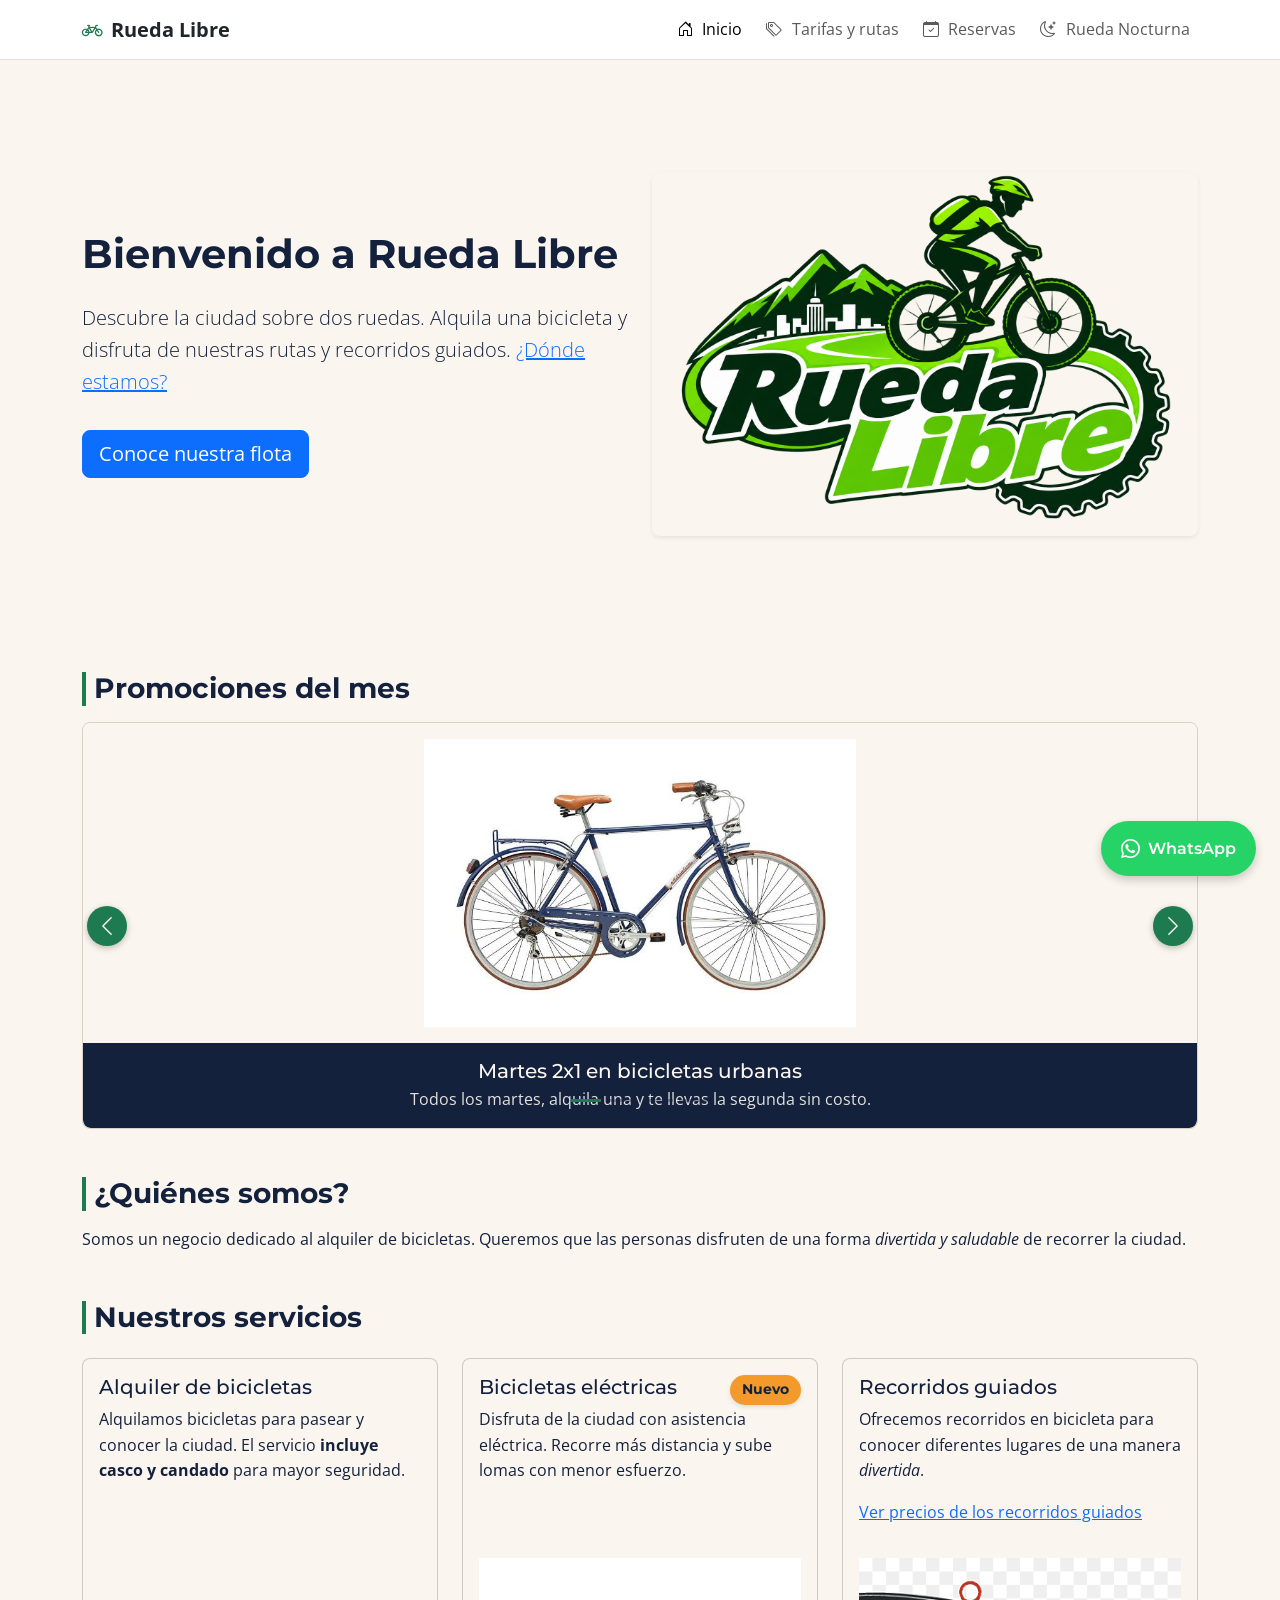
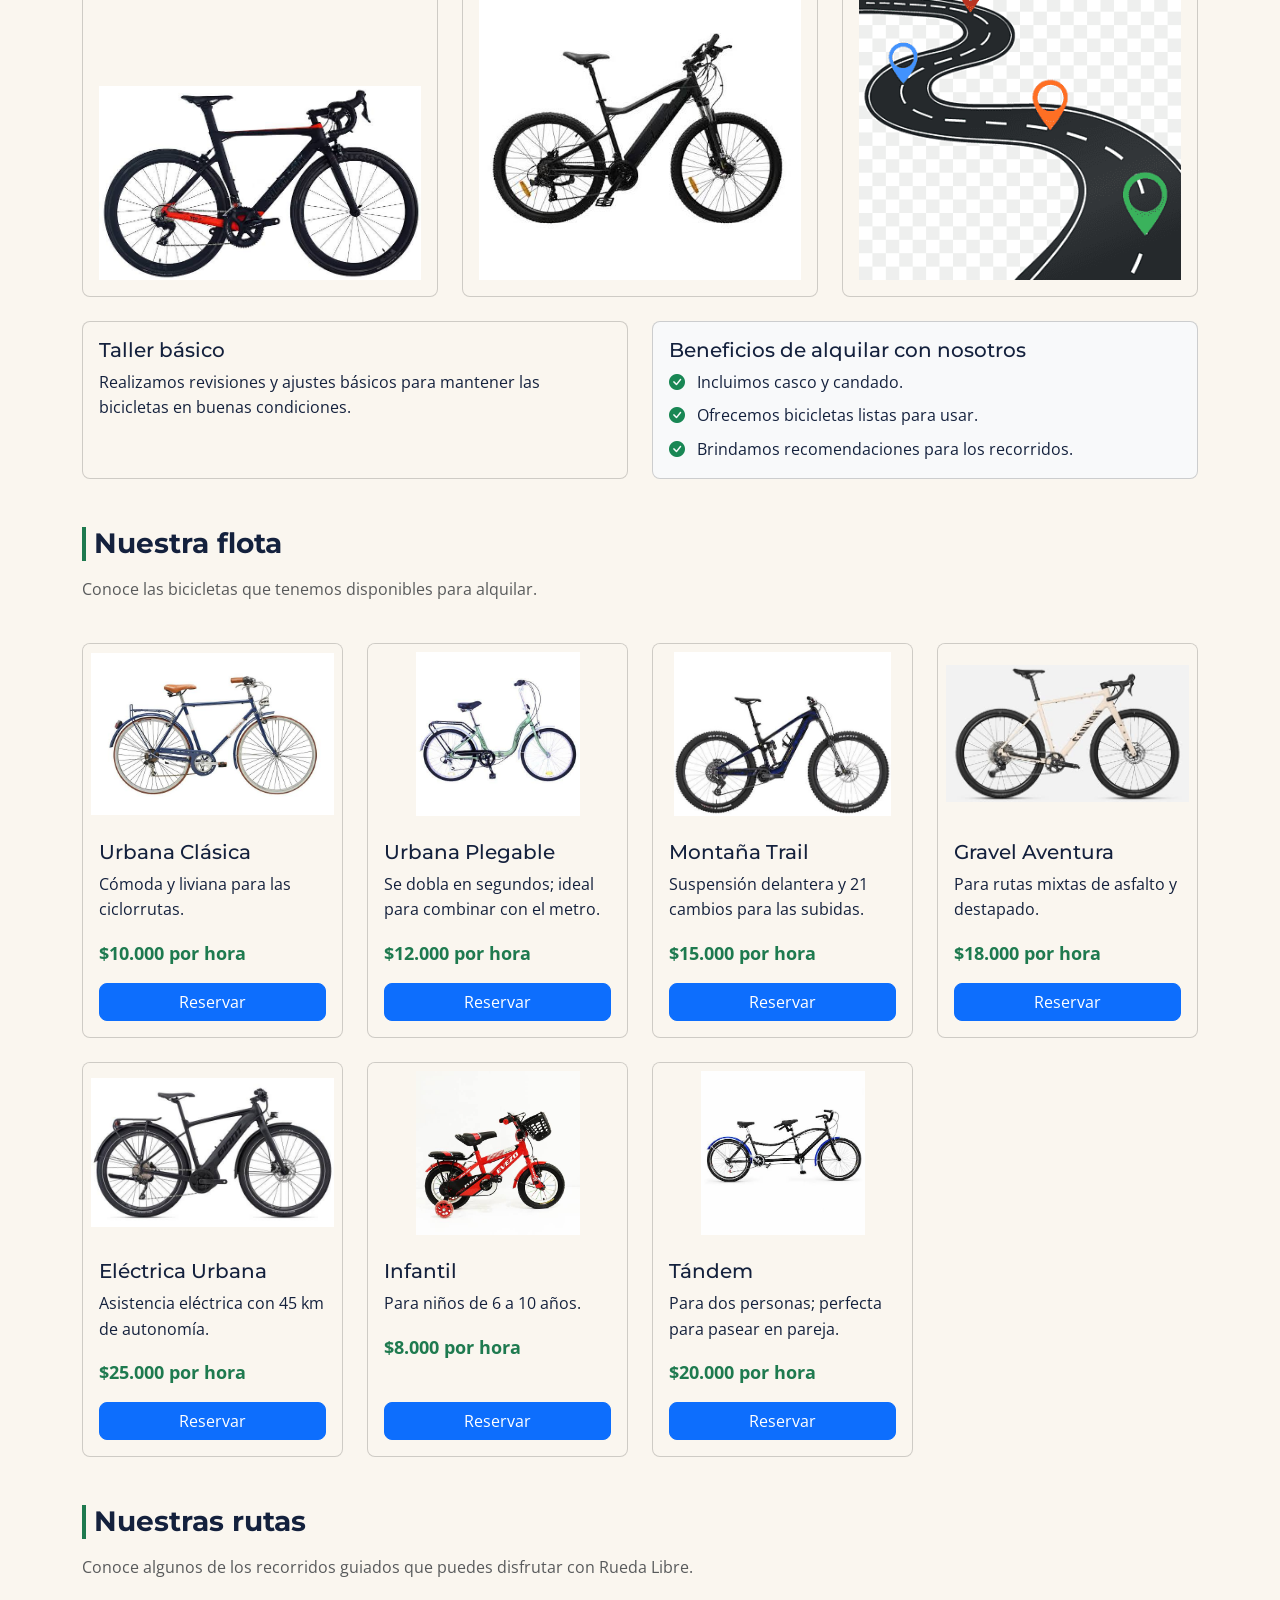
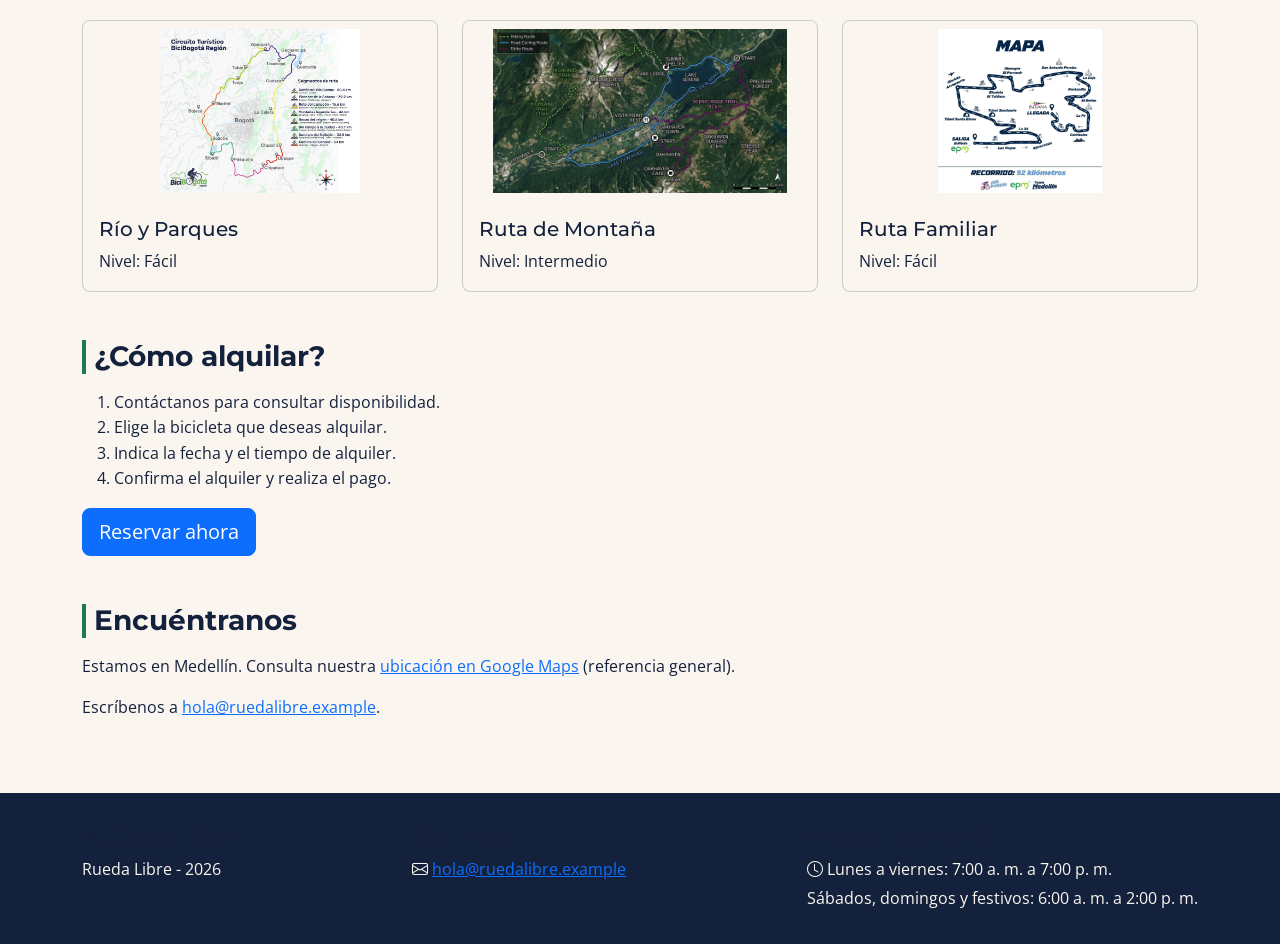
<file: index.html>
<!DOCTYPE html>
<html lang="es">
<head>
    <meta charset="UTF-8">
    <meta name="viewport" content="width=device-width, initial-scale=1.0">
    <meta name="description" content="Alquiler de bicicletas en Medellín. Rutas guiadas, bicis eléctricas y servicio con casco y candado incluidos.">
    <title>Rueda Libre | Alquiler de bicicletas en Medellín</title>

    <link rel="preconnect" href="https://fonts.googleapis.com">
    <link rel="preconnect" href="https://fonts.gstatic.com" crossorigin>
    <link href="https://fonts.googleapis.com/css2?family=Montserrat:ital,wght@0,100..900;1,100..900&family=Open+Sans:ital,wght@0,300..800;1,300..800&display=swap" rel="stylesheet">

    <!-- Bootstrap CSS -->
    <link href="https://cdn.jsdelivr.net/npm/bootstrap@5.3.3/dist/css/bootstrap.min.css" rel="stylesheet" integrity="sha384-QWTKZyjpPEjISv5WaRU9OFeRpok6YctnYmDr5pNlyT2bRjXh0JMhjY6hW+ALEwIH" crossorigin="anonymous">
    
    <!-- Bootstrap Icons -->
    <link rel="stylesheet" href="https://cdn.jsdelivr.net/npm/bootstrap-icons@1.11.3/font/bootstrap-icons.min.css">

    <!-- Hoja propia DESPUÉS de Bootstrap -->
    <link rel="stylesheet" href="css/styles.css">
</head>
<body>

    <a href="#contenido-principal" class="visually-hidden-focusable">Saltar al contenido principal</a>

    <!-- NAVBAR CON ÍCONOS -->
    <nav class="navbar navbar-expand-lg bg-white border-bottom" aria-label="Navegación principal">
        <div class="container">
            <a class="navbar-brand fw-bold text-dark d-flex align-items-center gap-2" href="index.html">
                <i class="bi bi-bicycle" aria-hidden="true"></i> Rueda Libre
            </a>

            <button class="navbar-toggler" type="button" data-bs-toggle="collapse" data-bs-target="#menuPrincipal" aria-controls="menuPrincipal" aria-expanded="false" aria-label="Abrir menú de navegación">
                <span class="navbar-toggler-icon"></span>
            </button>

            <div class="collapse navbar-collapse" id="menuPrincipal">
                <ul class="navbar-nav ms-auto gap-lg-2">
                    <li class="nav-item">
                        <a class="nav-link active" aria-current="page" href="index.html">
                            <i class="bi bi-house-door" aria-hidden="true"></i> Inicio
                        </a>
                    </li>
                    <li class="nav-item">
                        <a class="nav-link" href="paginas/tarifas.html">
                            <i class="bi bi-tags" aria-hidden="true"></i> Tarifas y rutas
                        </a>
                    </li>
                    <li class="nav-item">
                        <a class="nav-link" href="paginas/reservas.html">
                            <i class="bi bi-calendar-check" aria-hidden="true"></i> Reservas
                        </a>
                    </li>
                    <li class="nav-item">
                        <a class="nav-link" href="nocturna/index.html">
                            <i class="bi bi-moon-stars" aria-hidden="true"></i> Rueda Nocturna
                        </a>
                    </li>
                </ul>
            </div>
        </div>
    </nav>

    <main id="contenido-principal" class="container py-4">

        <!-- PORTADA -->
        <section class="portada row align-items-center mb-5 rl-portada">
            <div class="portada-texto col-12 col-lg-6 d-flex flex-column align-items-start gap-3">
                <h1 class="fw-bold">Bienvenido a Rueda Libre</h1>
                <p class="lead">
                    Descubre la ciudad sobre dos ruedas. Alquila una bicicleta y disfruta de nuestras rutas y recorridos guiados. <a href="#encuentranos">¿Dónde estamos?</a>
                </p>
                <a href="#flota" class="btn btn-primary btn-lg">Conoce nuestra flota</a>
            </div>
            <div class="portada-imagen col-12 col-lg-6 mt-4 mt-lg-0">
                <img src="img/logo.png" width="600" alt="Bicicleta disponible en Rueda Libre" class="img-fluid rounded shadow-sm">
            </div>
        </section>

        <!-- CARRUSEL DE PROMOCIONES -->
        <section class="mb-5">
            <h2 class="h3 rl-titulo-seccion">Promociones del mes</h2>
            <div id="carruselPromociones" class="carousel slide rl-carrusel" data-bs-ride="carousel">
                <div class="carousel-indicators">
                    <button type="button" data-bs-target="#carruselPromociones" data-bs-slide-to="0" class="active" aria-current="true" aria-label="Promoción 1 de 4"></button>
                    <button type="button" data-bs-target="#carruselPromociones" data-bs-slide-to="1" aria-label="Promoción 2 de 4"></button>
                    <button type="button" data-bs-target="#carruselPromociones" data-bs-slide-to="2" aria-label="Promoción 3 de 4"></button>
                    <button type="button" data-bs-target="#carruselPromociones" data-bs-slide-to="3" aria-label="Promoción 4 de 4"></button>
                </div>
                <div class="carousel-inner rounded">
                    <div class="carousel-item active">
                        <img src="img/urbana_clasica.jpeg" class="d-block w-100 rl-carrusel-img" alt="Bicicleta urbana clásica para la promoción martes 2x1">
                        <div class="rl-carrusel-texto">
                            <h3 class="h5 mb-1">Martes 2x1 en bicicletas urbanas</h3>
                            <p class="mb-0">Todos los martes, alquila una y te llevas la segunda sin costo.</p>
                        </div>
                    </div>
                    <div class="carousel-item">
                        <img src="img/electrica_urbana.jpeg" class="d-block w-100 rl-carrusel-img" alt="Bicicleta eléctrica urbana en promoción de lunes a jueves">
                        <div class="rl-carrusel-texto">
                            <h3 class="h5 mb-1">20 % de descuento en eléctricas</h3>
                            <p class="mb-0">De lunes a jueves en todas nuestras bicicletas eléctricas.</p>
                        </div>
                    </div>
                    <div class="carousel-item">
                        <img src="img/ruta_familiar.jpeg" class="d-block w-100 rl-carrusel-img" alt="Grupo familiar en recorrido guiado para celebrar cumpleaños">
                        <div class="rl-carrusel-texto">
                            <h3 class="h5 mb-1">Si cumples años, el recorrido es gratis</h3>
                            <p class="mb-0">Celebra tu cumpleaños pedaleando: recorrido guiado sin costo.</p>
                        </div>
                    </div>
                    <div class="carousel-item">
                        <img src="img/ciudad_rio.jpg" class="d-block w-100 rl-carrusel-img" alt="Ciclistas en ruta nocturna por Medellín">
                        <div class="rl-carrusel-texto">
                            <h3 class="h5 mb-1">Nueva campaña: Rueda Nocturna</h3>
                            <p class="mb-2">Descubre Medellín en bici cuando se encienden las luces.</p>
                            <!-- Se envuelve el enlace en un div con position-relative y z-index alto -->
                            <div class="position-relative" style="z-index: 10;">
                                <a href="nocturna/index.html" class="btn btn-sm btn-light fw-bold mt-1">Ver campaña</a>
                            </div>
                        </div>
                    </div>
                </div>
                <!-- Controles con z-index alto para que siempre reciban el clic -->
                <button class="carousel-control-prev" type="button" data-bs-target="#carruselPromociones" data-bs-slide="prev" style="z-index: 20;">
                    <span class="carousel-control-prev-icon" aria-hidden="true"></span>
                    <span class="visually-hidden">Promoción anterior</span>
                </button>
                <button class="carousel-control-next" type="button" data-bs-target="#carruselPromociones" data-bs-slide="next" style="z-index: 20;">
                    <span class="carousel-control-next-icon" aria-hidden="true"></span>
                    <span class="visually-hidden">Siguiente promoción</span>
                </button>
            </div>
        </section>

        <!-- ¿QUIÉNES SOMOS? -->
        <section class="mb-5">
            <h2 class="h3 mb-3 rl-titulo-seccion">¿Quiénes somos?</h2>
            <p>Somos un negocio dedicado al alquiler de bicicletas. Queremos que las personas disfruten de una forma <em>divertida y saludable</em> de recorrer la ciudad.</p>
        </section>

        <!-- NUESTROS SERVICIOS Y BENEFICIOS -->
        <section class="mb-5">
            <h2 class="h3 mb-4 rl-titulo-seccion">Nuestros servicios</h2>
            <div class="row g-4">
                <div class="col-12 col-md-6 col-lg-4">
                    <article class="card h-100">
                        <div class="card-body">
                            <h3 class="card-title h5">Alquiler de bicicletas</h3>
                            <p class="card-text">Alquilamos bicicletas para pasear y conocer la ciudad. El servicio <strong>incluye casco y candado</strong> para mayor seguridad.</p>
                        </div>
                        <img src="img/bicicleta.jpeg" width="400" alt="Bicicleta disponible para alquilar" class="card-img-bottom img-fluid p-3">
                    </article>
                </div>
                <div class="col-12 col-md-6 col-lg-4">
                    <article class="card h-100 tarjeta-con-etiqueta">
                        <span class="etiqueta-nuevo">Nuevo</span>
                        <div class="card-body">
                            <h3 class="card-title h5">Bicicletas eléctricas</h3>
                            <p class="card-text">Disfruta de la ciudad con asistencia eléctrica. Recorre más distancia y sube lomas con menor esfuerzo.</p>
                        </div>
                        <img src="img/bici_electrica.jpeg" width="400" alt="Bicicleta eléctrica disponible para alquilar" class="card-img-bottom img-fluid p-3">
                    </article>
                </div>
                <div class="col-12 col-md-6 col-lg-4">
                    <article class="card h-100">
                        <div class="card-body">
                            <h3 class="card-title h5">Recorridos guiados</h3>
                            <p class="card-text">Ofrecemos recorridos en bicicleta para conocer diferentes lugares de una manera <em>divertida</em>.</p>
                            <p class="card-text mt-2"><a href="paginas/tarifas.html#recorridos">Ver precios de los recorridos guiados</a></p>
                        </div>
                        <img src="img/ruta.png" width="400" alt="Ruta para bicicletas" class="card-img-bottom img-fluid p-3">
                    </article>
                </div>
                <div class="col-12 col-md-6 col-lg-6">
                    <article class="card h-100">
                        <div class="card-body">
                            <h3 class="card-title h5">Taller básico</h3>
                            <p class="card-text mb-0">Realizamos revisiones y ajustes básicos para mantener las bicicletas en buenas condiciones.</p>
                        </div>
                    </article>
                </div>
                <div class="col-12 col-md-6 col-lg-6">
                    <article class="card h-100 bg-light">
                        <div class="card-body">
                            <h3 class="card-title h5">Beneficios de alquilar con nosotros</h3>
                            <ul class="mb-0 list-unstyled">
                                <li class="mb-2"><i class="bi bi-check-circle-fill text-success me-2" aria-hidden="true"></i> Incluimos casco y candado.</li>
                                <li class="mb-2"><i class="bi bi-check-circle-fill text-success me-2" aria-hidden="true"></i> Ofrecemos bicicletas listas para usar.</li>
                                <li><i class="bi bi-check-circle-fill text-success me-2" aria-hidden="true"></i> Brindamos recomendaciones para los recorridos.</li>
                            </ul>
                        </div>
                    </article>
                </div>
            </div>
        </section>

        <!-- NUESTRA FLOTA (cards) -->
        <section id="flota" class="mb-5">
            <h2 class="h3 rl-titulo-seccion">Nuestra flota</h2>
            <p class="text-muted">Conoce las bicicletas que tenemos disponibles para alquilar.</p>
            <div class="row g-4 mt-2">
                <div class="col-12 col-sm-6 col-lg-4 col-xl-3">
                    <article class="card h-100">
                        <img src="img/urbana_clasica.jpeg" class="card-img-top rl-card-img" alt="Bicicleta Urbana Clásica">
                        <div class="card-body d-flex flex-column">
                            <h3 class="card-title h5">Urbana Clásica</h3>
                            <p class="card-text">Cómoda y liviana para las ciclorrutas.</p>
                            <p class="precio fw-bold mb-3">$10.000 por hora</p>
                            <a href="paginas/reservas.html" class="btn btn-primary mt-auto">Reservar</a>
                        </div>
                    </article>
                </div>
                <div class="col-12 col-sm-6 col-lg-4 col-xl-3">
                    <article class="card h-100">
                        <img src="img/urbana_plegable.jpeg" class="card-img-top rl-card-img" alt="Bicicleta Urbana Plegable">
                        <div class="card-body d-flex flex-column">
                            <h3 class="card-title h5">Urbana Plegable</h3>
                            <p class="card-text">Se dobla en segundos; ideal para combinar con el metro.</p>
                            <p class="precio fw-bold mb-3">$12.000 por hora</p>
                            <a href="paginas/reservas.html" class="btn btn-primary mt-auto">Reservar</a>
                        </div>
                    </article>
                </div>
                <div class="col-12 col-sm-6 col-lg-4 col-xl-3">
                    <article class="card h-100">
                        <img src="img/montana_trail.jpeg" class="card-img-top rl-card-img" alt="Bicicleta Montaña Trail">
                        <div class="card-body d-flex flex-column">
                            <h3 class="card-title h5">Montaña Trail</h3>
                            <p class="card-text">Suspensión delantera y 21 cambios para las subidas.</p>
                            <p class="precio fw-bold mb-3">$15.000 por hora</p>
                            <a href="paginas/reservas.html" class="btn btn-primary mt-auto">Reservar</a>
                        </div>
                    </article>
                </div>
                <div class="col-12 col-sm-6 col-lg-4 col-xl-3">
                    <article class="card h-100">
                        <img src="img/gravel_aventura.jpeg" class="card-img-top rl-card-img" alt="Bicicleta Gravel Aventura">
                        <div class="card-body d-flex flex-column">
                            <h3 class="card-title h5">Gravel Aventura</h3>
                            <p class="card-text">Para rutas mixtas de asfalto y destapado.</p>
                            <p class="precio fw-bold mb-3">$18.000 por hora</p>
                            <a href="paginas/reservas.html" class="btn btn-primary mt-auto">Reservar</a>
                        </div>
                    </article>
                </div>
                <div class="col-12 col-sm-6 col-lg-4 col-xl-3">
                    <article class="card h-100">
                        <img src="img/electrica_urbana.jpeg" class="card-img-top rl-card-img" alt="Bicicleta Eléctrica Urbana">
                        <div class="card-body d-flex flex-column">
                            <h3 class="card-title h5">Eléctrica Urbana</h3>
                            <p class="card-text">Asistencia eléctrica con 45 km de autonomía.</p>
                            <p class="precio fw-bold mb-3">$25.000 por hora</p>
                            <a href="paginas/reservas.html" class="btn btn-primary mt-auto">Reservar</a>
                        </div>
                    </article>
                </div>
                <div class="col-12 col-sm-6 col-lg-4 col-xl-3">
                    <article class="card h-100">
                        <img src="img/bicicleta_infantil.jpeg" class="card-img-top rl-card-img" alt="Bicicleta Infantil">
                        <div class="card-body d-flex flex-column">
                            <h3 class="card-title h5">Infantil</h3>
                            <p class="card-text">Para niños de 6 a 10 años.</p>
                            <p class="precio fw-bold mb-3">$8.000 por hora</p>
                            <a href="paginas/reservas.html" class="btn btn-primary mt-auto">Reservar</a>
                        </div>
                    </article>
                </div>
                <div class="col-12 col-sm-6 col-lg-4 col-xl-3">
                    <article class="card h-100">
                        <img src="img/bicicleta_tandem.jpeg" class="card-img-top rl-card-img" alt="Bicicleta Tándem para dos personas">
                        <div class="card-body d-flex flex-column">
                            <h3 class="card-title h5">Tándem</h3>
                            <p class="card-text">Para dos personas; perfecta para pasear en pareja.</p>
                            <p class="precio fw-bold mb-3">$20.000 por hora</p>
                            <a href="paginas/reservas.html" class="btn btn-primary mt-auto">Reservar</a>
                        </div>
                    </article>
                </div>
            </div>
        </section>

        <!-- GALERÍA DE RUTAS (cards) -->
        <section id="rutas" class="mb-5">
            <h2 class="h3 rl-titulo-seccion">Nuestras rutas</h2>
            <p class="text-muted">Conoce algunos de los recorridos guiados que puedes disfrutar con Rueda Libre.</p>
            <div class="row g-4 mt-2">
                <div class="col-12 col-md-4">
                    <article class="card h-100">
                        <img src="img/ruta_urbana.jpg" class="card-img-top rl-card-img" alt="Recorrido en bicicleta por la ciudad">
                        <div class="card-body">
                            <h3 class="card-title h5">Río y Parques</h3>
                            <p class="card-text mb-0">Nivel: Fácil</p>
                        </div>
                    </article>
                </div>
                <div class="col-12 col-md-4">
                    <article class="card h-100">
                        <img src="img/ruta_montana.png" class="card-img-top rl-card-img" alt="Recorrido en bicicleta por la montaña">
                        <div class="card-body">
                            <h3 class="card-title h5">Ruta de Montaña</h3>
                            <p class="card-text mb-0">Nivel: Intermedio</p>
                        </div>
                    </article>
                </div>
                <div class="col-12 col-md-4">
                    <article class="card h-100">
                        <img src="img/ruta_familiar.jpeg" class="card-img-top rl-card-img" alt="Recorrido familiar en bicicleta">
                        <div class="card-body">
                            <h3 class="card-title h5">Ruta Familiar</h3>
                            <p class="card-text mb-0">Nivel: Fácil</p>
                        </div>
                    </article>
                </div>
            </div>
        </section>

        <!-- CÓMO ALQUILAR -->
        <section class="mb-5">
            <h2 class="h3 rl-titulo-seccion">¿Cómo alquilar?</h2>
            <ol class="mb-3">
                <li>Contáctanos para consultar disponibilidad.</li>
                <li>Elige la bicicleta que deseas alquilar.</li>
                <li>Indica la fecha y el tiempo de alquiler.</li>
                <li>Confirma el alquiler y realiza el pago.</li>
            </ol>
            <p><a href="paginas/reservas.html" class="btn btn-primary btn-lg">Reservar ahora</a></p>
        </section>

        <!-- ENCUÉNTRANOS -->
        <section class="mb-5">
            <h2 id="encuentranos" class="h3 rl-titulo-seccion">Encuéntranos</h2>
            <p>Estamos en Medellín. Consulta nuestra <a href="https://www.google.com/maps/search/?api=1&amp;query=Medellin+Colombia" target="_blank" rel="noopener noreferrer">ubicación en Google Maps</a> (referencia general).</p>
            <p>Escríbenos a <a href="mailto:hola@ruedalibre.example">hola@ruedalibre.example</a>.</p>
        </section>

    </main>

    <!-- FOOTER CON ÍCONOS -->
    <footer class="rl-footer">
        <div class="container d-flex flex-column flex-md-row justify-content-between align-items-start gap-4">
            <div class="footer-marca">
                <h3 class="h5"><i class="bi bi-bicycle" aria-hidden="true"></i> Rueda Libre</h3>
                <p class="mb-0">Rueda Libre - 2026</p>
            </div>
            <div class="footer-contacto">
                <h3 class="h5">Contacto</h3>
                <p class="mb-0"><i class="bi bi-envelope" aria-hidden="true"></i> <a href="mailto:hola@ruedalibre.example">hola@ruedalibre.example</a></p>
            </div>
            <div class="footer-horario">
                <h3 class="h5">Horario de atención</h3>
                <p class="mb-1"><i class="bi bi-clock" aria-hidden="true"></i> Lunes a viernes: 7:00 a. m. a 7:00 p. m.</p>
                <p class="mb-0">Sábados, domingos y festivos: 6:00 a. m. a 2:00 p. m.</p>
            </div>
        </div>
    </footer>

    <!-- WHATSAPP FLOTANTE CON ÍCONO -->
    <a href="https://wa.me/573000000000" class="whatsapp-flotant d-flex align-items-center gap-2" target="_blank" rel="noopener noreferrer" aria-label="Contactar por WhatsApp">
        <i class="bi bi-whatsapp" aria-hidden="true"></i>
        <span>WhatsApp</span>
    </a>

    <!-- Bootstrap JS Bundle -->
    <script src="https://cdn.jsdelivr.net/npm/bootstrap@5.3.3/dist/js/bootstrap.bundle.min.js" integrity="sha384-YvpcrYf0tY3lHB60NNkmXc5s9fDVZLESaAA55NDzOxhy9GkcIdslK1eN7N6jIeHz" crossorigin="anonymous"></script>
</body>
</html>
</file>
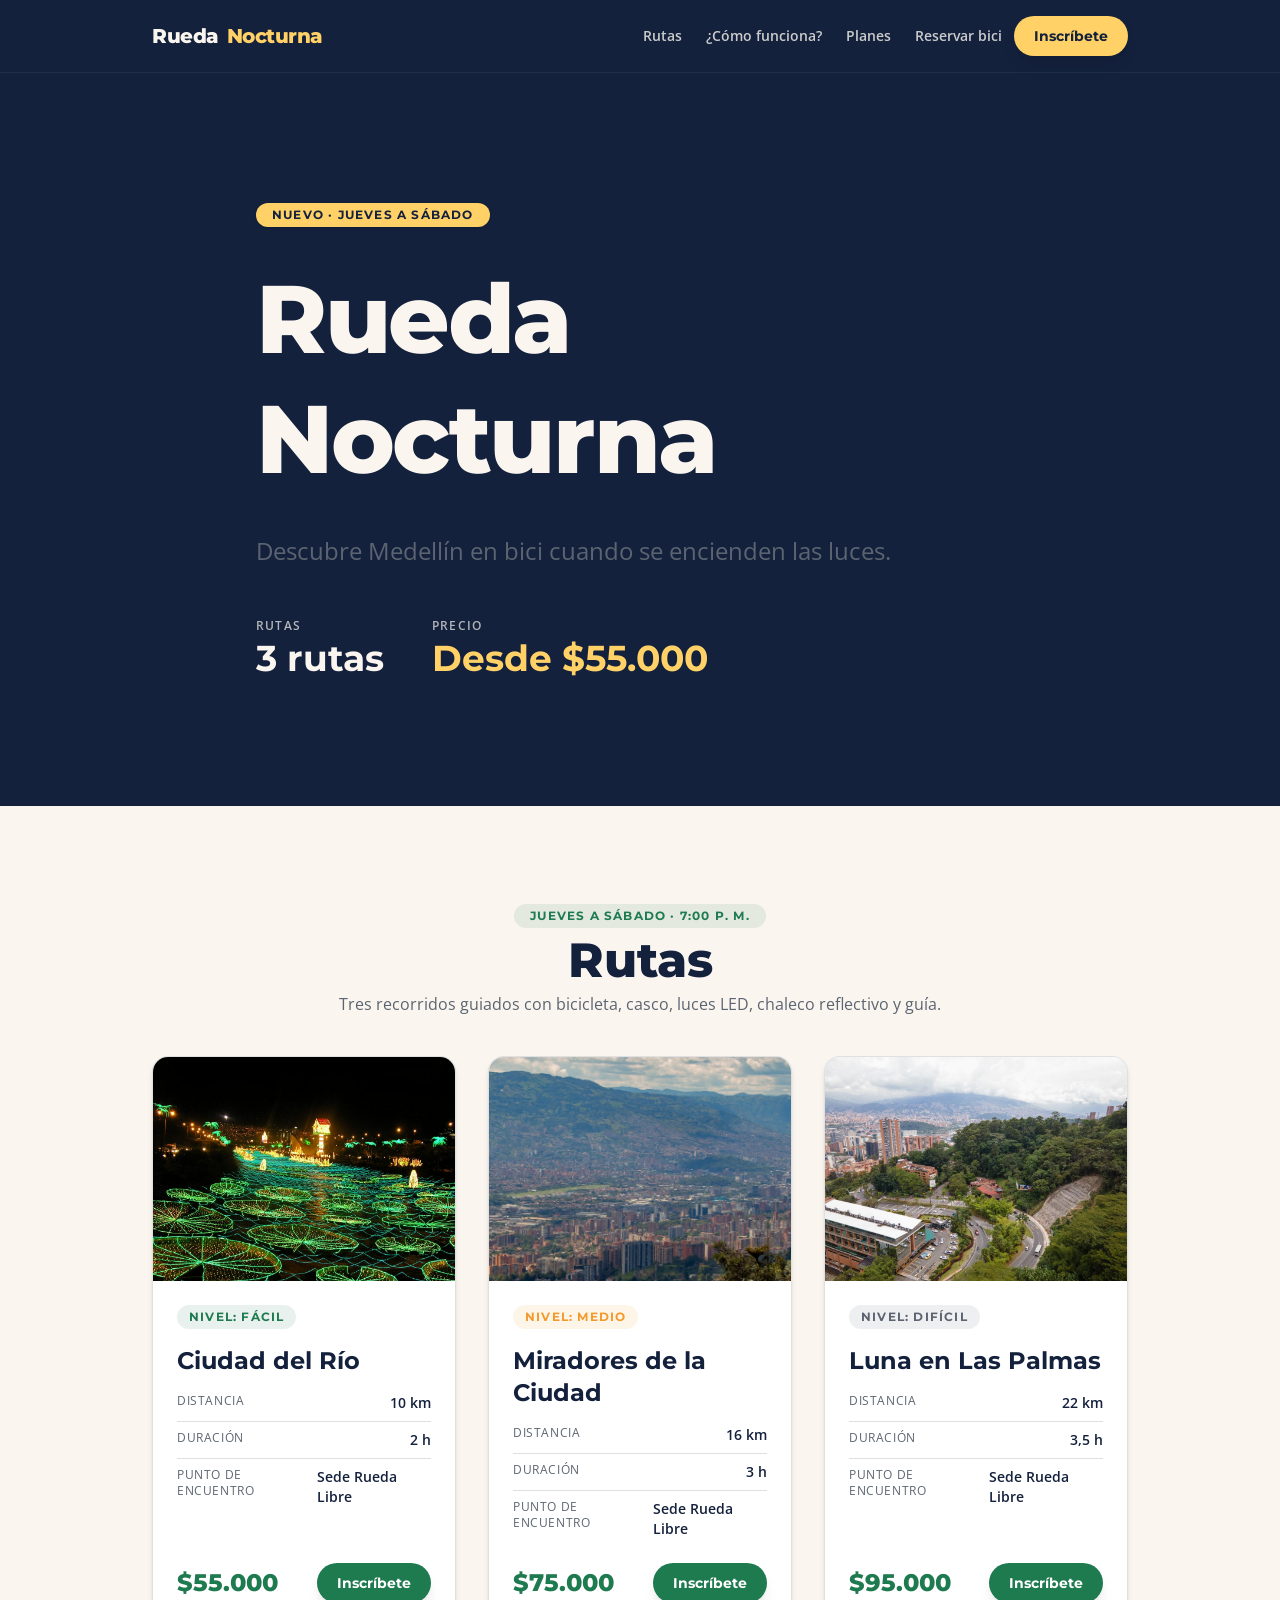
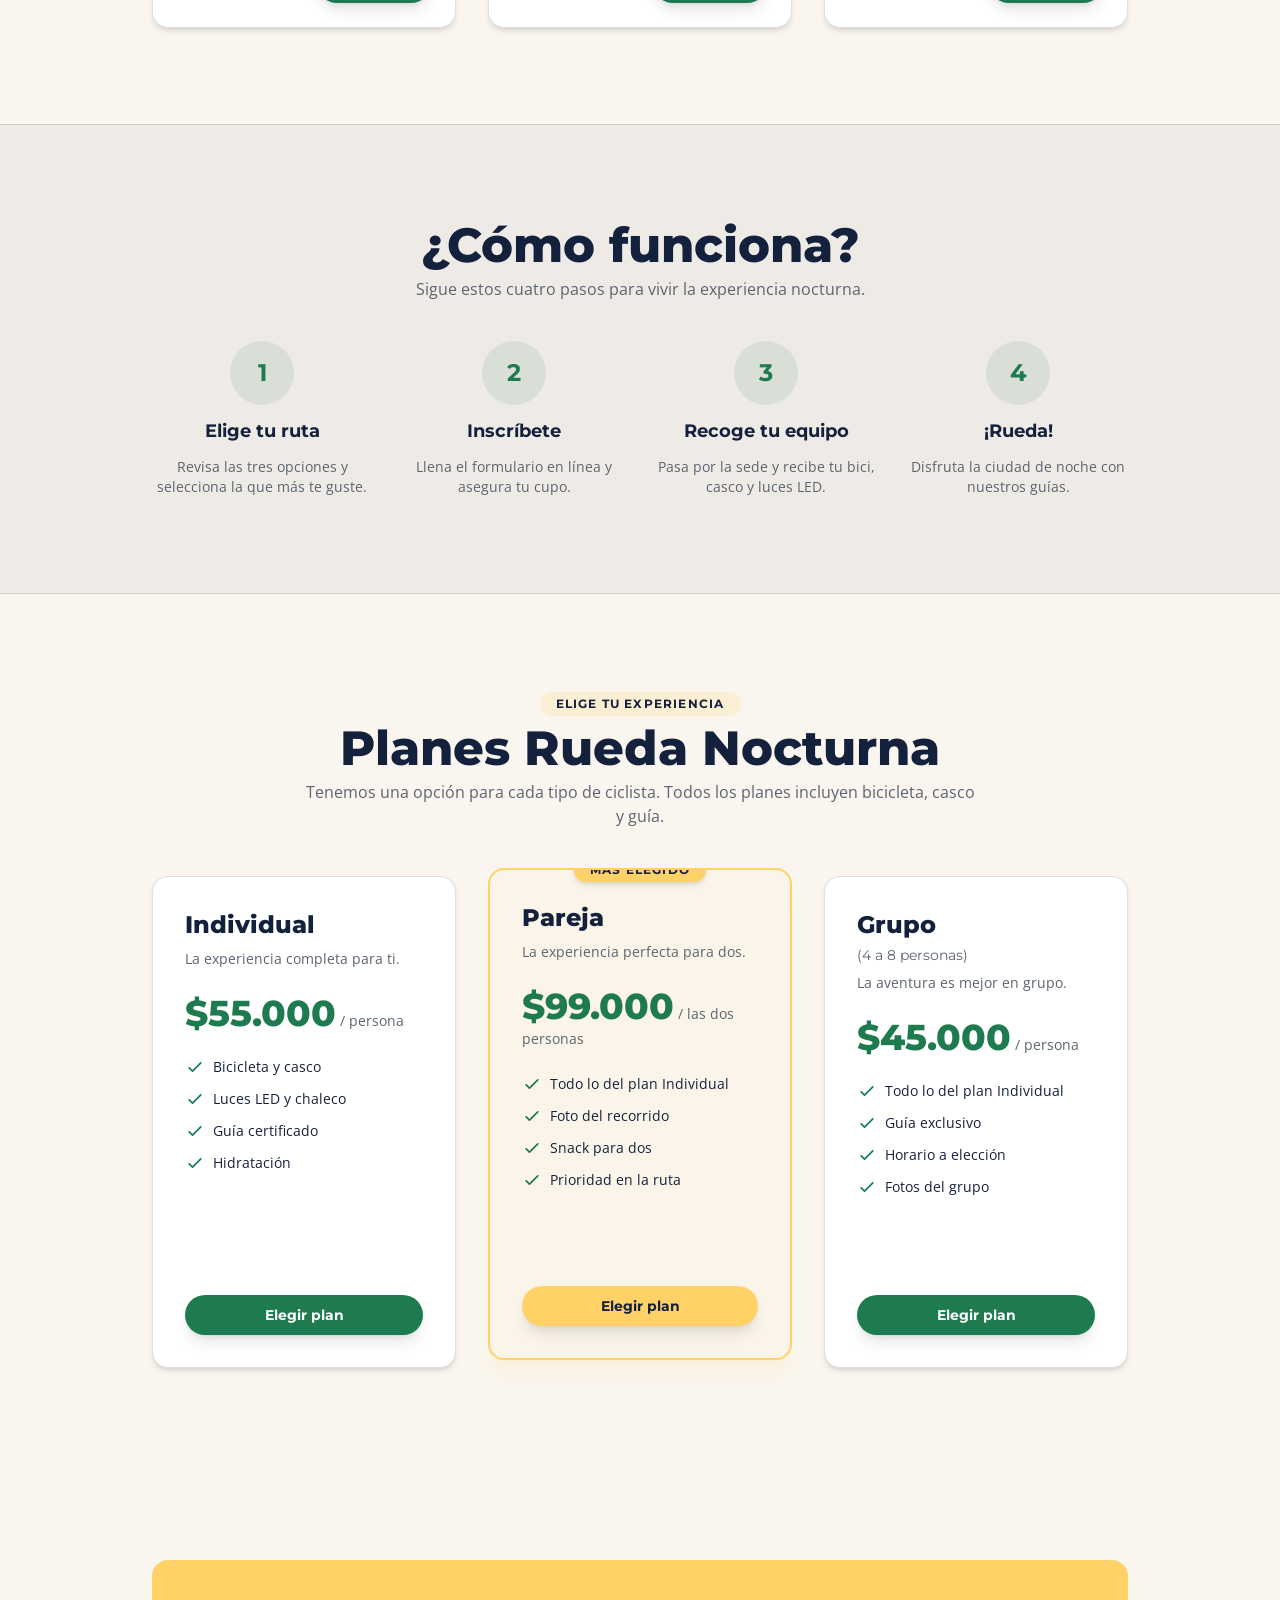
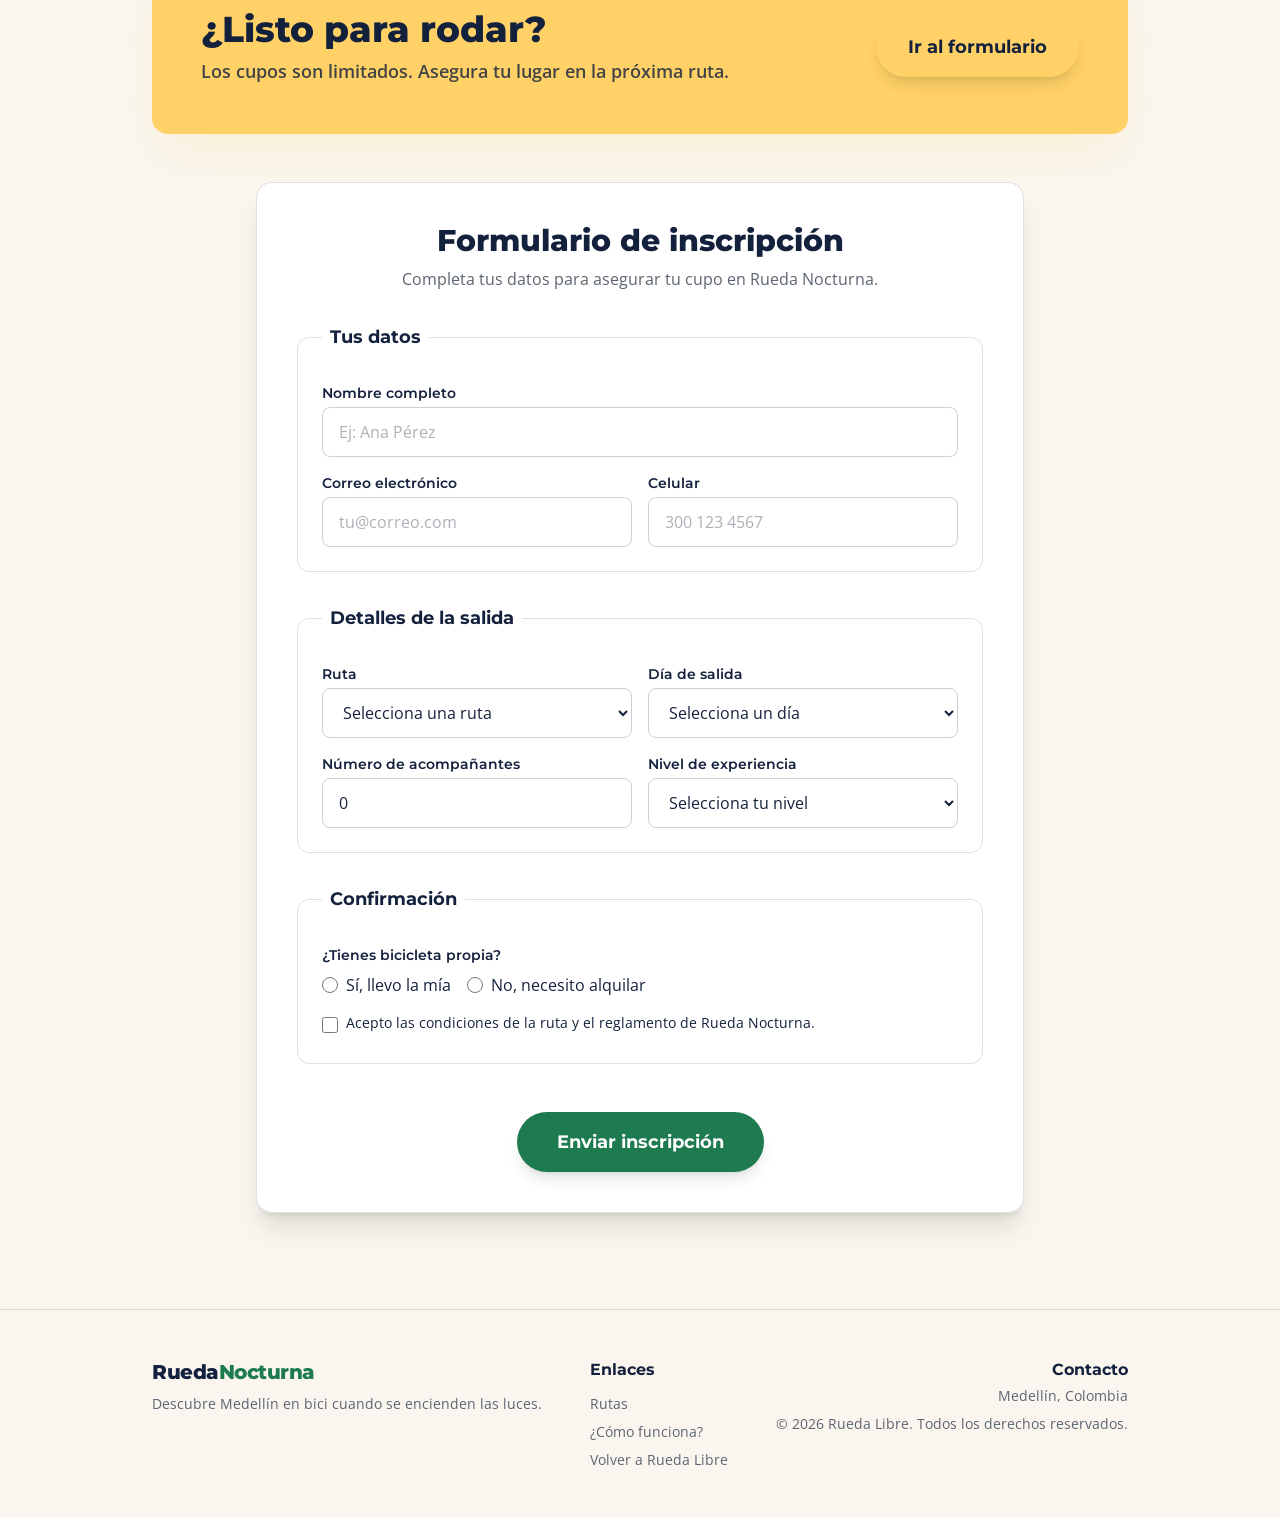
<file: nocturna/index.html>
<!DOCTYPE html>
<html lang="es">
<head>
    <meta charset="UTF-8">
    <meta name="viewport" content="width=device-width, initial-scale=1.0">
    <meta name="description" content="Rueda Nocturna: descubre Medellín en bici cuando se encienden las luces. Nuevo, jueves a sábado.">
    <title>Rueda Nocturna | Rueda Libre</title>

    <!-- Google Fonts -->
    <link rel="preconnect" href="https://fonts.googleapis.com">
    <link rel="preconnect" href="https://fonts.gstatic.com" crossorigin>
    <link href="https://fonts.googleapis.com/css2?family=Montserrat:wght@400;700;800&family=Open+Sans:wght@400;600&display=swap" rel="stylesheet">

    <link href="./src/output.css" rel="stylesheet">
</head>
<body class="font-body bg-crema text-azul-noche dark:bg-dark-bg dark:text-dark-text antialiased transition-colors duration-300">

    <!-- ============ ENCABEZADO ============ -->
    <header class="border-b border-gris-asfalto/20 bg-azul-noche dark:bg-dark-bg dark:border-dark-border transition-colors duration-300">
        <div class="max-w-5xl mx-auto px-6 py-4 flex flex-col md:flex-row items-center justify-between gap-4 md:gap-0">
            
            <!-- Logo: ahora va al inicio del sitio principal -->
            <a href="../index.html" class="text-xl font-heading font-extrabold text-crema tracking-tight flex items-center gap-2">
                Rueda<span class="text-amarillo-farol">Nocturna</span>
            </a>

            <nav class="flex items-center gap-4 md:gap-6">
                <!-- Enlaces de la landing (ocultos en móvil) -->
                <div class="hidden md:flex items-center gap-6">
                    <a href="#rutas" class="text-sm font-semibold text-crema/80 hover:text-crema transition-colors">Rutas</a>
                    <a href="#como-funciona" class="text-sm font-semibold text-crema/80 hover:text-crema transition-colors">¿Cómo funciona?</a>
                    <a href="#planes" class="text-sm font-semibold text-crema/80 hover:text-crema transition-colors">Planes</a>
                </div>
                
                <!-- Botones: Reservar bici y Inscríbete -->
                <div class="flex items-center gap-3">
                    <!-- Enlace al sitio principal (Reservas) -->
                    <a href="../paginas/reservas.html" class="hidden sm:inline-block text-sm font-semibold text-crema/80 hover:text-crema transition-colors">
                        Reservar bici
                    </a>
                    <!-- Botón para ir al formulario en la misma landing -->
                    <a href="#inscripcion" class="btn-secondary">Inscríbete</a>
                </div>
            </nav>
        </div>
    </header>

    <main>
        <!-- ============ HERO ============ -->
        <section class="bg-azul-noche dark:bg-dark-bg transition-colors duration-300">
            <div class="max-w-5xl mx-auto px-6 py-20 md:py-32 flex items-center justify-center min-h-[70vh]">
                <div class="w-full max-w-3xl space-y-8 text-center md:text-left">
                    <span class="inline-block bg-amarillo-farol text-azul-noche text-xs font-heading font-bold uppercase tracking-widest px-4 py-1 rounded-full shadow-sm">
                        Nuevo · Jueves a sábado
                    </span>
                    <h1 class="text-5xl md:text-7xl lg:text-8xl font-heading font-extrabold leading-tight tracking-tight text-crema">
                        Rueda Nocturna
                    </h1>
                    <p class="text-lg md:text-2xl text-gris-asfalto dark:text-dark-muted leading-relaxed max-w-2xl mx-auto md:mx-0">
                        Descubre Medellín en bici cuando se encienden las luces.
                    </p>
                    <dl class="flex flex-wrap justify-center md:justify-start gap-8 md:gap-12 pt-4">
                        <div class="space-y-1">
                            <dt class="text-xs uppercase tracking-widest text-crema/70 font-semibold">Rutas</dt>
                            <dd class="text-3xl md:text-4xl font-heading font-bold text-crema">3 rutas</dd>
                        </div>
                        <div class="space-y-1">
                            <dt class="text-xs uppercase tracking-widest text-crema/70 font-semibold">Precio</dt>
                            <dd class="text-3xl md:text-4xl font-heading font-bold text-amarillo-farol">Desde $55.000</dd>
                        </div>
                    </dl>
                </div>
            </div>
        </section>

        <!-- ============ SECCIÓN RUTAS ============ -->
        <section id="rutas" class="max-w-5xl mx-auto px-6 py-16 md:py-24">
            <div class="text-center mb-10 space-y-2">
                <span class="inline-block bg-verde-ruta/10 dark:bg-verde-ruta/20 text-verde-ruta dark:text-verde-ruta text-xs font-heading font-bold uppercase tracking-widest px-4 py-1 rounded-full">
                    Jueves a sábado · 7:00 p. m.
                </span>
                <h2 class="text-4xl md:text-5xl font-heading font-extrabold text-azul-noche dark:text-crema">Rutas</h2>
                <p class="text-gris-asfalto dark:text-dark-muted">Tres recorridos guiados con bicicleta, casco, luces LED, chaleco reflectivo y guía.</p>
            </div>

            <div class="grid grid-cols-1 sm:grid-cols-2 lg:grid-cols-3 gap-8">
                <!-- CARD 1 -->
                <article class="bg-white dark:bg-dark-surface border border-gris-asfalto/20 dark:border-dark-border rounded-2xl overflow-hidden shadow-md hover:shadow-2xl hover:border-verde-ruta/50 transition-all duration-300 flex flex-col">
                    <img src="../img/ciudad_rio.jpg" alt="Decoración navidad sobre el río Medellín" class="w-full h-56 object-cover">
                    <div class="p-6 space-y-4 flex-1 flex flex-col">
                        <!-- Etiqueta Refactorizada -->
                        <span class="badge-level bg-verde-ruta/10 text-verde-ruta dark:bg-verde-ruta/20 dark:text-verde-ruta">Nivel: Fácil</span>
                        <h3 class="text-2xl font-heading font-bold text-azul-noche dark:text-crema">Ciudad del Río</h3>
                        <dl class="space-y-2 text-sm flex-1 font-body">
                            <div class="flex justify-between border-b border-gris-asfalto/20 dark:border-dark-border pb-2">
                                <dt class="text-gris-asfalto dark:text-dark-muted uppercase tracking-wider text-xs">Distancia</dt>
                                <dd class="text-azul-noche dark:text-crema font-semibold">10 km</dd>
                            </div>
                            <div class="flex justify-between border-b border-gris-asfalto/20 dark:border-dark-border pb-2">
                                <dt class="text-gris-asfalto dark:text-dark-muted uppercase tracking-wider text-xs">Duración</dt>
                                <dd class="text-azul-noche dark:text-crema font-semibold">2 h</dd>
                            </div>
                            <div class="flex justify-between">
                                <dt class="text-gris-asfalto dark:text-dark-muted uppercase tracking-wider text-xs">Punto de encuentro</dt>
                                <dd class="text-azul-noche dark:text-crema font-semibold">Sede Rueda Libre</dd>
                            </div>
                        </dl>
                        <div class="flex items-center justify-between pt-2">
                            <p class="text-2xl font-heading font-extrabold text-verde-ruta dark:text-verde-ruta">$55.000</p>
                            <!-- Botón Refactorizado -->
                            <a href="../paginas/reservas.html" class="btn-primary">Inscríbete</a>
                        </div>
                    </div>
                </article>

                <!-- CARD 2 -->
                <article class="bg-white dark:bg-dark-surface border border-gris-asfalto/20 dark:border-dark-border rounded-2xl overflow-hidden shadow-md hover:shadow-2xl hover:border-naranja-pedal/50 transition-all duration-300 flex flex-col">
                    <img src="../img/mirador.jpg" alt="Un mirador de Medellín" class="w-full h-56 object-cover">
                    <div class="p-6 space-y-4 flex-1 flex flex-col">
                        <span class="badge-level bg-naranja-pedal/10 text-naranja-pedal dark:bg-naranja-pedal/20 dark:text-naranja-pedal">Nivel: Medio</span>
                        <h3 class="text-2xl font-heading font-bold text-azul-noche dark:text-crema">Miradores de la Ciudad</h3>
                        <dl class="space-y-2 text-sm flex-1 font-body">
                            <div class="flex justify-between border-b border-gris-asfalto/20 dark:border-dark-border pb-2">
                                <dt class="text-gris-asfalto dark:text-dark-muted uppercase tracking-wider text-xs">Distancia</dt>
                                <dd class="text-azul-noche dark:text-crema font-semibold">16 km</dd>
                            </div>
                            <div class="flex justify-between border-b border-gris-asfalto/20 dark:border-dark-border pb-2">
                                <dt class="text-gris-asfalto dark:text-dark-muted uppercase tracking-wider text-xs">Duración</dt>
                                <dd class="text-azul-noche dark:text-crema font-semibold">3 h</dd>
                            </div>
                            <div class="flex justify-between">
                                <dt class="text-gris-asfalto dark:text-dark-muted uppercase tracking-wider text-xs">Punto de encuentro</dt>
                                <dd class="text-azul-noche dark:text-crema font-semibold">Sede Rueda Libre</dd>
                            </div>
                        </dl>
                        <div class="flex items-center justify-between pt-2">
                            <p class="text-2xl font-heading font-extrabold text-verde-ruta dark:text-verde-ruta">$75.000</p>
                            <a href="../paginas/reservas.html" class="btn-primary">Inscríbete</a>
                        </div>
                    </div>
                </article>

                <!-- CARD 3 -->
                <article class="bg-white dark:bg-dark-surface border border-gris-asfalto/20 dark:border-dark-border rounded-2xl overflow-hidden shadow-md hover:shadow-2xl hover:border-gris-asfalto/50 transition-all duration-300 flex flex-col">
                    <img src="../img/palmas.jpg" alt="Las Palmas Medellín" class="w-full h-56 object-cover">
                    <div class="p-6 space-y-4 flex-1 flex flex-col">
                        <span class="badge-level bg-gris-asfalto/10 text-gris-asfalto dark:bg-gris-asfalto/30 dark:text-crema">Nivel: Difícil</span>
                        <h3 class="text-2xl font-heading font-bold text-azul-noche dark:text-crema">Luna en Las Palmas</h3>
                        <dl class="space-y-2 text-sm flex-1 font-body">
                            <div class="flex justify-between border-b border-gris-asfalto/20 dark:border-dark-border pb-2">
                                <dt class="text-gris-asfalto dark:text-dark-muted uppercase tracking-wider text-xs">Distancia</dt>
                                <dd class="text-azul-noche dark:text-crema font-semibold">22 km</dd>
                            </div>
                            <div class="flex justify-between border-b border-gris-asfalto/20 dark:border-dark-border pb-2">
                                <dt class="text-gris-asfalto dark:text-dark-muted uppercase tracking-wider text-xs">Duración</dt>
                                <dd class="text-azul-noche dark:text-crema font-semibold">3,5 h</dd>
                            </div>
                            <div class="flex justify-between">
                                <dt class="text-gris-asfalto dark:text-dark-muted uppercase tracking-wider text-xs">Punto de encuentro</dt>
                                <dd class="text-azul-noche dark:text-crema font-semibold">Sede Rueda Libre</dd>
                            </div>
                        </dl>
                        <div class="flex items-center justify-between pt-2">
                            <p class="text-2xl font-heading font-extrabold text-verde-ruta dark:text-verde-ruta">$95.000</p>
                            <a href="../paginas/reservas.html" class="btn-primary">Inscríbete</a>
                        </div>
                    </div>
                </article>
            </div>
        </section>

        <!-- ============ SECCIÓN ¿CÓMO FUNCIONA? ============ -->
        <section id="como-funciona" class="bg-azul-noche/5 dark:bg-dark-surface/50 border-y border-gris-asfalto/20 dark:border-dark-border py-16 md:py-24 transition-colors duration-300">
            <div class="max-w-5xl mx-auto px-6">
                <div class="text-center mb-10 space-y-2">
                    <h2 class="text-4xl md:text-5xl font-heading font-extrabold text-azul-noche dark:text-crema">¿Cómo funciona?</h2>
                    <p class="text-gris-asfalto dark:text-dark-muted">Sigue estos cuatro pasos para vivir la experiencia nocturna.</p>
                </div>

                <div class="grid grid-cols-1 sm:grid-cols-2 lg:grid-cols-4 gap-8">
                    <div class="text-center space-y-3">
                        <div class="w-16 h-16 mx-auto bg-verde-ruta/10 dark:bg-verde-ruta/20 text-verde-ruta rounded-full flex items-center justify-center text-2xl font-heading font-bold">1</div>
                        <h3 class="text-lg font-heading font-bold text-azul-noche dark:text-crema">Elige tu ruta</h3>
                        <p class="text-sm text-gris-asfalto dark:text-dark-muted">Revisa las tres opciones y selecciona la que más te guste.</p>
                    </div>
                    <div class="text-center space-y-3">
                        <div class="w-16 h-16 mx-auto bg-verde-ruta/10 dark:bg-verde-ruta/20 text-verde-ruta rounded-full flex items-center justify-center text-2xl font-heading font-bold">2</div>
                        <h3 class="text-lg font-heading font-bold text-azul-noche dark:text-crema">Inscríbete</h3>
                        <p class="text-sm text-gris-asfalto dark:text-dark-muted">Llena el formulario en línea y asegura tu cupo.</p>
                    </div>
                    <div class="text-center space-y-3">
                        <div class="w-16 h-16 mx-auto bg-verde-ruta/10 dark:bg-verde-ruta/20 text-verde-ruta rounded-full flex items-center justify-center text-2xl font-heading font-bold">3</div>
                        <h3 class="text-lg font-heading font-bold text-azul-noche dark:text-crema">Recoge tu equipo</h3>
                        <p class="text-sm text-gris-asfalto dark:text-dark-muted">Pasa por la sede y recibe tu bici, casco y luces LED.</p>
                    </div>
                    <div class="text-center space-y-3">
                        <div class="w-16 h-16 mx-auto bg-verde-ruta/10 dark:bg-verde-ruta/20 text-verde-ruta rounded-full flex items-center justify-center text-2xl font-heading font-bold">4</div>
                        <h3 class="text-lg font-heading font-bold text-azul-noche dark:text-crema">¡Rueda!</h3>
                        <p class="text-sm text-gris-asfalto dark:text-dark-muted">Disfruta la ciudad de noche con nuestros guías.</p>
                    </div>
                </div>
            </div>
        </section>

                <!-- ============ SECCIÓN DE PLANES (Reto 11) ============ -->
        <section id="planes" class="max-w-5xl mx-auto px-6 py-16 md:py-24 transition-colors duration-300">
            
            <div class="text-center mb-12 space-y-2">
                <span class="inline-block bg-amarillo-farol/20 text-azul-noche dark:text-amarillo-farol text-xs font-heading font-bold uppercase tracking-widest px-4 py-1 rounded-full">
                    Elige tu experiencia
                </span>
                <h2 class="text-4xl md:text-5xl font-heading font-extrabold text-azul-noche dark:text-crema">Planes Rueda Nocturna</h2>
                <p class="text-gris-asfalto dark:text-dark-muted max-w-2xl mx-auto">Tenemos una opción para cada tipo de ciclista. Todos los planes incluyen bicicleta, casco y guía.</p>
            </div>

            <!-- Grid: 1 columna en móvil, 3 en escritorio (lg) -->
            <div class="grid grid-cols-1 lg:grid-cols-3 gap-8 items-stretch">
                
                <!-- PLAN 1: INDIVIDUAL -->
                <article class="bg-white dark:bg-dark-surface border border-gris-asfalto/20 dark:border-dark-border rounded-2xl flex flex-col overflow-hidden shadow-md transition-colors duration-300">
                    <div class="p-6 md:p-8 flex-1 flex flex-col">
                        <h3 class="text-2xl font-heading font-extrabold text-azul-noche dark:text-crema mb-2">Individual</h3>
                        <p class="text-sm text-gris-asfalto dark:text-dark-muted mb-6">La experiencia completa para ti.</p>
                        
                        <div class="mb-6">
                            <span class="text-4xl font-heading font-extrabold text-verde-ruta dark:text-verde-ruta">$55.000</span>
                            <span class="text-sm text-gris-asfalto dark:text-dark-muted"> / persona</span>
                        </div>

                        <!-- Lista de beneficios con flex y gap -->
                        <ul class="flex flex-col gap-3 mb-8 flex-1">
                            <li class="flex items-start gap-2 text-sm text-azul-noche dark:text-crema">
                                <svg class="w-5 h-5 text-verde-ruta shrink-0" fill="none" stroke="currentColor" viewBox="0 0 24 24"><path stroke-linecap="round" stroke-linejoin="round" stroke-width="2" d="M5 13l4 4L19 7"></path></svg>
                                Bicicleta y casco
                            </li>
                            <li class="flex items-start gap-2 text-sm text-azul-noche dark:text-crema">
                                <svg class="w-5 h-5 text-verde-ruta shrink-0" fill="none" stroke="currentColor" viewBox="0 0 24 24"><path stroke-linecap="round" stroke-linejoin="round" stroke-width="2" d="M5 13l4 4L19 7"></path></svg>
                                Luces LED y chaleco
                            </li>
                            <li class="flex items-start gap-2 text-sm text-azul-noche dark:text-crema">
                                <svg class="w-5 h-5 text-verde-ruta shrink-0" fill="none" stroke="currentColor" viewBox="0 0 24 24"><path stroke-linecap="round" stroke-linejoin="round" stroke-width="2" d="M5 13l4 4L19 7"></path></svg>
                                Guía certificado
                            </li>
                            <li class="flex items-start gap-2 text-sm text-azul-noche dark:text-crema">
                                <svg class="w-5 h-5 text-verde-ruta shrink-0" fill="none" stroke="currentColor" viewBox="0 0 24 24"><path stroke-linecap="round" stroke-linejoin="round" stroke-width="2" d="M5 13l4 4L19 7"></path></svg>
                                Hidratación
                            </li>
                        </ul>
                    </div>
                    <div class="p-6 md:p-8 pt-0 mt-auto">
                        <a href="#inscripcion" class="btn-primary w-full text-center">Elegir plan</a>
                    </div>
                </article>

                <!-- PLAN 2: PAREJA (Destacado) -->
                <!-- Bordes más gruesos, fondo distinto, etiqueta 'Más elegido' -->
                <article class="bg-amarillo-farol/5 dark:bg-amarillo-farol/10 border-2 border-amarillo-farol rounded-2xl flex flex-col overflow-hidden shadow-xl shadow-amarillo-farol/10 dark:shadow-none relative transition-colors duration-300 scale-100 lg:-translate-y-2">
                    <!-- Etiqueta 'Más elegido' anclada arriba -->
                    <div class="absolute top-0 left-1/2 -translate-x-1/2 -translate-y-1/2 bg-amarillo-farol text-azul-noche text-xs font-heading font-bold uppercase tracking-widest px-4 py-1 rounded-full shadow-md">
                        Más elegido
                    </div>
                    
                    <div class="p-6 md:p-8 pt-10 flex-1 flex flex-col">
                        <h3 class="text-2xl font-heading font-extrabold text-azul-noche dark:text-crema mb-2">Pareja</h3>
                        <p class="text-sm text-gris-asfalto dark:text-dark-muted mb-6">La experiencia perfecta para dos.</p>
                        
                        <div class="mb-6">
                            <span class="text-4xl font-heading font-extrabold text-verde-ruta dark:text-verde-ruta">$99.000</span>
                            <span class="text-sm text-gris-asfalto dark:text-dark-muted"> / las dos personas</span>
                        </div>

                        <ul class="flex flex-col gap-3 mb-8 flex-1">
                            <li class="flex items-start gap-2 text-sm text-azul-noche dark:text-crema">
                                <svg class="w-5 h-5 text-verde-ruta shrink-0" fill="none" stroke="currentColor" viewBox="0 0 24 24"><path stroke-linecap="round" stroke-linejoin="round" stroke-width="2" d="M5 13l4 4L19 7"></path></svg>
                                Todo lo del plan Individual
                            </li>
                            <li class="flex items-start gap-2 text-sm text-azul-noche dark:text-crema">
                                <svg class="w-5 h-5 text-verde-ruta shrink-0" fill="none" stroke="currentColor" viewBox="0 0 24 24"><path stroke-linecap="round" stroke-linejoin="round" stroke-width="2" d="M5 13l4 4L19 7"></path></svg>
                                Foto del recorrido
                            </li>
                            <li class="flex items-start gap-2 text-sm text-azul-noche dark:text-crema">
                                <svg class="w-5 h-5 text-verde-ruta shrink-0" fill="none" stroke="currentColor" viewBox="0 0 24 24"><path stroke-linecap="round" stroke-linejoin="round" stroke-width="2" d="M5 13l4 4L19 7"></path></svg>
                                Snack para dos
                            </li>
                            <li class="flex items-start gap-2 text-sm text-azul-noche dark:text-crema">
                                <svg class="w-5 h-5 text-verde-ruta shrink-0" fill="none" stroke="currentColor" viewBox="0 0 24 24"><path stroke-linecap="round" stroke-linejoin="round" stroke-width="2" d="M5 13l4 4L19 7"></path></svg>
                                Prioridad en la ruta
                            </li>
                        </ul>
                    </div>
                    <div class="p-6 md:p-8 pt-0 mt-auto">
                        <a href="#inscripcion" class="btn-secondary w-full text-center">Elegir plan</a>
                    </div>
                </article>

                <!-- PLAN 3: GRUPO -->
                <article class="bg-white dark:bg-dark-surface border border-gris-asfalto/20 dark:border-dark-border rounded-2xl flex flex-col overflow-hidden shadow-md transition-colors duration-300">
                    <div class="p-6 md:p-8 flex-1 flex flex-col">
                        <h3 class="text-2xl font-heading font-extrabold text-azul-noche dark:text-crema mb-2">Grupo <span class="text-sm font-normal text-gris-asfalto dark:text-dark-muted block mt-1">(4 a 8 personas)</span></h3>
                        <p class="text-sm text-gris-asfalto dark:text-dark-muted mb-6">La aventura es mejor en grupo.</p>
                        
                        <div class="mb-6">
                            <span class="text-4xl font-heading font-extrabold text-verde-ruta dark:text-verde-ruta">$45.000</span>
                            <span class="text-sm text-gris-asfalto dark:text-dark-muted"> / persona</span>
                        </div>

                        <ul class="flex flex-col gap-3 mb-8 flex-1">
                            <li class="flex items-start gap-2 text-sm text-azul-noche dark:text-crema">
                                <svg class="w-5 h-5 text-verde-ruta shrink-0" fill="none" stroke="currentColor" viewBox="0 0 24 24"><path stroke-linecap="round" stroke-linejoin="round" stroke-width="2" d="M5 13l4 4L19 7"></path></svg>
                                Todo lo del plan Individual
                            </li>
                            <li class="flex items-start gap-2 text-sm text-azul-noche dark:text-crema">
                                <svg class="w-5 h-5 text-verde-ruta shrink-0" fill="none" stroke="currentColor" viewBox="0 0 24 24"><path stroke-linecap="round" stroke-linejoin="round" stroke-width="2" d="M5 13l4 4L19 7"></path></svg>
                                Guía exclusivo
                            </li>
                            <li class="flex items-start gap-2 text-sm text-azul-noche dark:text-crema">
                                <svg class="w-5 h-5 text-verde-ruta shrink-0" fill="none" stroke="currentColor" viewBox="0 0 24 24"><path stroke-linecap="round" stroke-linejoin="round" stroke-width="2" d="M5 13l4 4L19 7"></path></svg>
                                Horario a elección
                            </li>
                            <li class="flex items-start gap-2 text-sm text-azul-noche dark:text-crema">
                                <svg class="w-5 h-5 text-verde-ruta shrink-0" fill="none" stroke="currentColor" viewBox="0 0 24 24"><path stroke-linecap="round" stroke-linejoin="round" stroke-width="2" d="M5 13l4 4L19 7"></path></svg>
                                Fotos del grupo
                            </li>
                        </ul>
                    </div>
                    <div class="p-6 md:p-8 pt-0 mt-auto">
                        <a href="#inscripcion" class="btn-primary w-full text-center">Elegir plan</a>
                    </div>
                </article>
            </div>
        </section>

        <!-- ============ SECCIÓN DE INSCRIPCIÓN (Reto 9) ============ -->
        <section id="inscripcion" class="max-w-5xl mx-auto px-6 py-16 md:py-24 transition-colors duration-300">
            
            <!-- Franja motivacional superior -->
            <div class="bg-amarillo-farol rounded-2xl p-8 md:p-12 text-center md:text-left flex flex-col md:flex-row items-center justify-between gap-8 shadow-2xl shadow-amarillo-farol/20 dark:shadow-none border border-transparent dark:border-amarillo-farol/20 mb-12">
                <div class="space-y-2">
                    <h2 class="text-3xl md:text-4xl font-heading font-extrabold text-azul-noche">¿Listo para rodar?</h2>
                    <p class="text-azul-noche/80 text-lg font-semibold">Los cupos son limitados. Asegura tu lugar en la próxima ruta.</p>
                </div>
                <a href="#formulario" class="btn-secondary text-lg px-8 py-4">Ir al formulario</a>
            </div>

            <!-- Formulario de inscripción -->
            <div class="max-w-3xl mx-auto bg-white dark:bg-dark-surface border border-gris-asfalto/20 dark:border-dark-border rounded-2xl p-6 md:p-10 shadow-xl transition-colors duration-300">
                <div class="text-center mb-8">
                    <h3 class="text-2xl md:text-3xl font-heading font-extrabold text-azul-noche dark:text-crema">Formulario de inscripción</h3>
                    <p class="text-gris-asfalto dark:text-dark-muted mt-2">Completa tus datos para asegurar tu cupo en Rueda Nocturna.</p>
                </div>

                <form id="formulario" action="#" method="post" class="space-y-8">
                    
                    <!-- GRUPO 1: Tus datos -->
                    <fieldset class="border border-gris-asfalto/20 dark:border-dark-border rounded-xl p-4 md:p-6">
                        <legend class="px-2 text-lg font-heading font-bold text-azul-noche dark:text-crema">Tus datos</legend>
                        
                        <div class="space-y-4 mt-2">
                            <!-- Nombre -->
                            <div>
                                <label for="nombre" class="block text-sm font-heading font-semibold text-azul-noche dark:text-crema mb-1">Nombre completo</label>
                                <input type="text" id="nombre" name="nombre" required minlength="3" autocomplete="name"
                                       class="w-full bg-transparent border border-gris-asfalto/30 dark:border-dark-border rounded-lg px-4 py-3 text-azul-noche dark:text-crema placeholder:text-gris-asfalto/50 dark:placeholder:text-dark-muted/50 focus:outline-none focus:border-verde-ruta focus:ring-4 focus:ring-verde-ruta/30 transition-colors duration-200"
                                       placeholder="Ej: Ana Pérez">
                            </div>

                            <!-- Grid para campos cortos: Correo y Celular -->
                            <div class="grid grid-cols-1 md:grid-cols-2 gap-4">
                                <div>
                                    <label for="correo" class="block text-sm font-heading font-semibold text-azul-noche dark:text-crema mb-1">Correo electrónico</label>
                                    <input type="email" id="correo" name="correo" required autocomplete="email"
                                           class="w-full bg-transparent border border-gris-asfalto/30 dark:border-dark-border rounded-lg px-4 py-3 text-azul-noche dark:text-crema placeholder:text-gris-asfalto/50 dark:placeholder:text-dark-muted/50 focus:outline-none focus:border-verde-ruta focus:ring-4 focus:ring-verde-ruta/30 transition-colors duration-200"
                                           placeholder="tu@correo.com">
                                </div>
                                <div>
                                    <label for="celular" class="block text-sm font-heading font-semibold text-azul-noche dark:text-crema mb-1">Celular</label>
                                    <input type="tel" id="celular" name="celular" required pattern="3[0-9]{9}" minlength="10" maxlength="10" title="Debe tener 10 dígitos y empezar por 3 (ej: 3001234567)." autocomplete="tel"
                                           class="w-full bg-transparent border border-gris-asfalto/30 dark:border-dark-border rounded-lg px-4 py-3 text-azul-noche dark:text-crema placeholder:text-gris-asfalto/50 dark:placeholder:text-dark-muted/50 focus:outline-none focus:border-verde-ruta focus:ring-4 focus:ring-verde-ruta/30 transition-colors duration-200"
                                           placeholder="300 123 4567">
                                </div>
                            </div>
                        </div>
                    </fieldset>

                    <!-- GRUPO 2: Detalles de la salida -->
                    <fieldset class="border border-gris-asfalto/20 dark:border-dark-border rounded-xl p-4 md:p-6">
                        <legend class="px-2 text-lg font-heading font-bold text-azul-noche dark:text-crema">Detalles de la salida</legend>
                        
                        <div class="space-y-4 mt-2">
                            <!-- Grid: Ruta y Día -->
                            <div class="grid grid-cols-1 md:grid-cols-2 gap-4">
                                <div>
                                    <label for="ruta" class="block text-sm font-heading font-semibold text-azul-noche dark:text-crema mb-1">Ruta</label>
                                    <select id="ruta" name="ruta" required
                                            class="w-full bg-transparent border border-gris-asfalto/30 dark:border-dark-border rounded-lg px-4 py-3 text-azul-noche dark:text-crema focus:outline-none focus:border-verde-ruta focus:ring-4 focus:ring-verde-ruta/30 transition-colors duration-200">
                                        <option value="" disabled selected>Selecciona una ruta</option>
                                        <option value="ciudad-rio">Ciudad del Río (Fácil)</option>
                                        <option value="miradores">Miradores de la Ciudad (Medio)</option>
                                        <option value="palmas">Luna en Las Palmas (Difícil)</option>
                                    </select>
                                </div>
                                <div>
                                    <label for="dia" class="block text-sm font-heading font-semibold text-azul-noche dark:text-crema mb-1">Día de salida</label>
                                    <select id="dia" name="dia" required
                                            class="w-full bg-transparent border border-gris-asfalto/30 dark:border-dark-border rounded-lg px-4 py-3 text-azul-noche dark:text-crema focus:outline-none focus:border-verde-ruta focus:ring-4 focus:ring-verde-ruta/30 transition-colors duration-200">
                                        <option value="" disabled selected>Selecciona un día</option>
                                        <option value="jueves">Jueves</option>
                                        <option value="viernes">Viernes</option>
                                        <option value="sabado">Sábado</option>
                                    </select>
                                </div>
                            </div>

                            <!-- Grid: Acompañantes y Experiencia -->
                            <div class="grid grid-cols-1 md:grid-cols-2 gap-4">
                                <div>
                                    <label for="acompanantes" class="block text-sm font-heading font-semibold text-azul-noche dark:text-crema mb-1">Número de acompañantes</label>
                                    <input type="number" id="acompanantes" name="acompanantes" required min="0" max="3" value="0"
                                           class="w-full bg-transparent border border-gris-asfalto/30 dark:border-dark-border rounded-lg px-4 py-3 text-azul-noche dark:text-crema focus:outline-none focus:border-verde-ruta focus:ring-4 focus:ring-verde-ruta/30 transition-colors duration-200">
                                </div>
                                <div>
                                    <label for="experiencia" class="block text-sm font-heading font-semibold text-azul-noche dark:text-crema mb-1">Nivel de experiencia</label>
                                    <select id="experiencia" name="experiencia" required
                                            class="w-full bg-transparent border border-gris-asfalto/30 dark:border-dark-border rounded-lg px-4 py-3 text-azul-noche dark:text-crema focus:outline-none focus:border-verde-ruta focus:ring-4 focus:ring-verde-ruta/30 transition-colors duration-200">
                                        <option value="" disabled selected>Selecciona tu nivel</option>
                                        <option value="principiante">Principiante</option>
                                        <option value="intermedio">Intermedio</option>
                                        <option value="avanzado">Avanzado</option>
                                    </select>
                                </div>
                            </div>
                        </div>
                    </fieldset>

                    <!-- GRUPO 3: Confirmación -->
                    <fieldset class="border border-gris-asfalto/20 dark:border-dark-border rounded-xl p-4 md:p-6">
                        <legend class="px-2 text-lg font-heading font-bold text-azul-noche dark:text-crema">Confirmación</legend>
                        
                        <div class="space-y-4 mt-2">
                            <!-- Bicicleta propia (Radio) -->
                            <div>
                                <p class="block text-sm font-heading font-semibold text-azul-noche dark:text-crema mb-2">¿Tienes bicicleta propia?</p>
                                <div class="flex flex-col sm:flex-row gap-4">
                                    <label class="inline-flex items-center gap-2 cursor-pointer">
                                        <input type="radio" name="bicicleta_propia" value="si" required class="w-4 h-4 text-verde-ruta focus:ring-verde-ruta border-gris-asfalto/30 dark:border-dark-border dark:bg-transparent">
                                        <span class="text-azul-noche dark:text-crema">Sí, llevo la mía</span>
                                    </label>
                                    <label class="inline-flex items-center gap-2 cursor-pointer">
                                        <input type="radio" name="bicicleta_propia" value="no" required class="w-4 h-4 text-verde-ruta focus:ring-verde-ruta border-gris-asfalto/30 dark:border-dark-border dark:bg-transparent">
                                        <span class="text-azul-noche dark:text-crema">No, necesito alquilar</span>
                                    </label>
                                </div>
                            </div>

                            <!-- Aceptación de condiciones (Checkbox) -->
                            <div>
                                <label class="inline-flex items-start gap-2 cursor-pointer">
                                    <input type="checkbox" id="condiciones" name="condiciones" required class="mt-1 w-4 h-4 text-verde-ruta focus:ring-verde-ruta border-gris-asfalto/30 dark:border-dark-border dark:bg-transparent rounded">
                                    <span class="text-sm text-azul-noche dark:text-crema">Acepto las condiciones de la ruta y el reglamento de Rueda Nocturna.</span>
                                </label>
                            </div>
                        </div>
                    </fieldset>

                    <!-- Botón de envío -->
                    <div class="text-center pt-4">
                        <button type="submit" class="btn-primary text-lg px-10 py-4 w-full md:w-auto">
                            Enviar inscripción
                        </button>
                    </div>

                </form>
            </div>
        </section>
    </main>

    <!-- ============ PIE DE PÁGINA ============ -->
    <footer class="border-t border-gris-asfalto/20 dark:border-dark-border bg-crema dark:bg-dark-bg transition-colors duration-300">
        <div class="max-w-5xl mx-auto px-6 py-12 flex flex-col md:flex-row justify-between items-center md:items-start gap-8">
            <div class="text-center md:text-left">
                <a href="#" class="text-xl font-heading font-extrabold text-azul-noche dark:text-crema tracking-tight">Rueda<span class="text-verde-ruta dark:text-amarillo-farol">Nocturna</span></a>
                <p class="text-gris-asfalto dark:text-dark-muted text-sm mt-2">Descubre Medellín en bici cuando se encienden las luces.</p>
            </div>
            <div class="flex flex-col items-center md:items-start gap-2">
                <p class="text-azul-noche dark:text-crema font-heading font-bold mb-1">Enlaces</p>
                <a href="#rutas" class="text-gris-asfalto dark:text-dark-muted hover:text-verde-ruta dark:hover:text-amarillo-farol text-sm transition-colors">Rutas</a>
                <a href="#como-funciona" class="text-gris-asfalto dark:text-dark-muted hover:text-verde-ruta dark:hover:text-amarillo-farol text-sm transition-colors">¿Cómo funciona?</a>
                <a href="../index.html" class="text-gris-asfalto dark:text-dark-muted hover:text-verde-ruta dark:hover:text-amarillo-farol text-sm transition-colors">Volver a Rueda Libre</a>
            </div>
            <div class="text-center md:text-right">
                <p class="text-azul-noche dark:text-crema font-heading font-bold mb-1">Contacto</p>
                <p class="text-gris-asfalto dark:text-dark-muted text-sm">Medellín, Colombia</p>
                <p class="text-gris-asfalto dark:text-dark-muted text-sm mt-2">&copy; 2026 Rueda Libre. Todos los derechos reservados.</p>
            </div>
        </div>
    </footer>

</body>
</html>
</file>
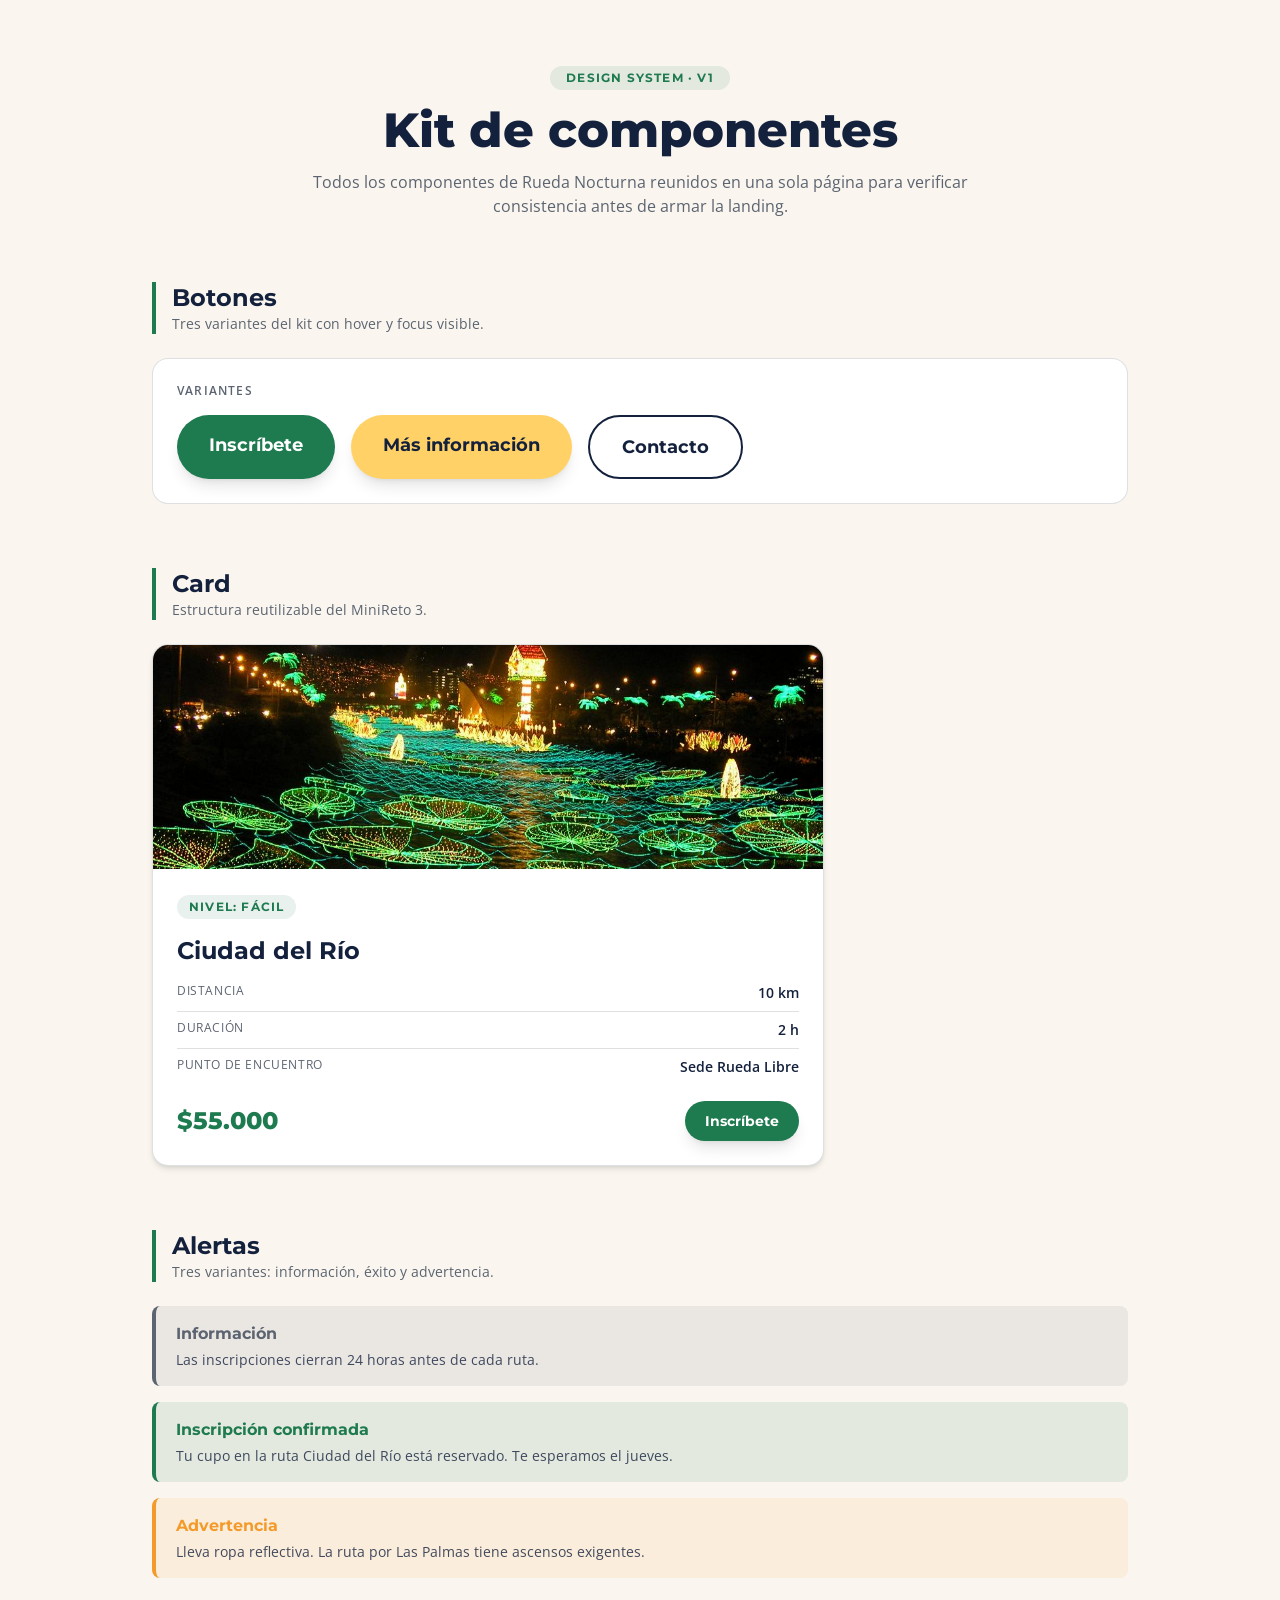
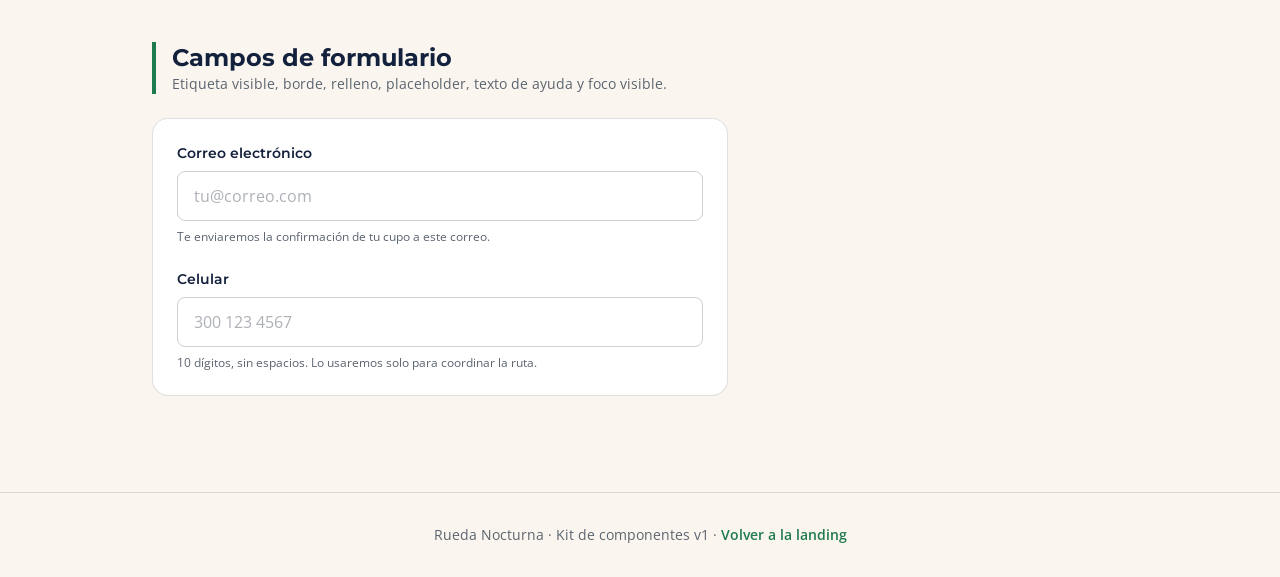
<file: nocturna/componentes.html>
<!DOCTYPE html>
<html lang="es">
<head>
    <meta charset="UTF-8">
    <meta name="viewport" content="width=device-width, initial-scale=1.0">
    <meta name="description" content="Kit de componentes de Rueda Nocturna: botones, cards, alertas y campos de formulario.">
    <title>Kit de componentes | Rueda Nocturna</title>

    <!-- Google Fonts -->
    <link rel="preconnect" href="https://fonts.googleapis.com">
    <link rel="preconnect" href="https://fonts.gstatic.com" crossorigin>
    <link href="https://fonts.googleapis.com/css2?family=Montserrat:wght@400;700;800&family=Open+Sans:wght@400;600&display=swap" rel="stylesheet">

    <link href="./src/output.css" rel="stylesheet">
</head>
<body class="font-body bg-crema text-azul-noche dark:bg-dark-bg dark:text-dark-text antialiased transition-colors duration-300">

    <header class="px-6 py-16 max-w-5xl mx-auto text-center space-y-4">
        <span class="inline-block rounded-full bg-verde-ruta/10 text-verde-ruta dark:bg-verde-ruta/20 dark:text-verde-ruta text-xs font-heading font-bold uppercase tracking-widest px-4 py-1">
            Design System · v1
        </span>
        <h1 class="text-4xl md:text-5xl font-heading font-extrabold text-azul-noche dark:text-crema">Kit de componentes</h1>
        <p class="text-gris-asfalto dark:text-dark-muted max-w-2xl mx-auto">
            Todos los componentes de Rueda Nocturna reunidos en una sola página para verificar consistencia antes de armar la landing.
        </p>
    </header>

    <main class="px-6 pb-24 max-w-5xl mx-auto space-y-16">

        <!-- 1. BOTONES -->
        <section class="space-y-6">
            <div class="border-l-4 border-verde-ruta pl-4">
                <h2 class="text-2xl font-heading font-bold text-azul-noche dark:text-crema">Botones</h2>
                <p class="text-gris-asfalto dark:text-dark-muted text-sm">Tres variantes del kit con hover y focus visible.</p>
            </div>

            <div class="bg-white dark:bg-dark-surface border border-gris-asfalto/20 dark:border-dark-border rounded-2xl p-6 space-y-4 transition-colors duration-300">
                <p class="text-xs uppercase tracking-widest text-gris-asfalto dark:text-dark-muted font-semibold">Variantes</p>
                <div class="flex flex-wrap gap-4">
                    <a href="#" class="inline-block bg-verde-ruta hover:bg-verde-hover focus:outline-none focus:ring-4 focus:ring-verde-ruta/50 text-white text-lg font-heading font-bold px-8 py-4 rounded-full shadow-lg transition-colors duration-200">
                        Inscríbete
                    </a>
                    <a href="#" class="inline-block bg-amarillo-farol hover:bg-amarillo-farol/90 focus:outline-none focus:ring-4 focus:ring-amarillo-farol/50 text-azul-noche text-lg font-heading font-bold px-8 py-4 rounded-full shadow-lg transition-colors duration-200">
                        Más información
                    </a>
                    <a href="#" class="inline-block border-2 border-azul-noche dark:border-crema hover:bg-azul-noche/10 dark:hover:bg-crema/10 focus:outline-none focus:ring-4 focus:ring-azul-noche/50 text-azul-noche dark:text-crema text-lg font-heading font-bold px-8 py-4 rounded-full transition-colors duration-200">
                        Contacto
                    </a>
                </div>
            </div>
        </section>

        <!-- 2. CARD -->
        <section class="space-y-6">
            <div class="border-l-4 border-verde-ruta pl-4">
                <h2 class="text-2xl font-heading font-bold text-azul-noche dark:text-crema">Card</h2>
                <p class="text-gris-asfalto dark:text-dark-muted text-sm">Estructura reutilizable del MiniReto 3.</p>
            </div>

            <article class="max-w-2xl bg-white dark:bg-dark-surface border border-gris-asfalto/20 dark:border-dark-border rounded-2xl overflow-hidden shadow-md hover:shadow-2xl hover:border-verde-ruta/50 transition-all duration-300">
                <img src="../img/ciudad_rio.jpg" alt="Ciclistas en la ruta Luces del Centro" class="w-full h-56 object-cover">
                <div class="p-6 space-y-4">
                    <span class="inline-block rounded-full bg-verde-ruta/10 text-verde-ruta dark:bg-verde-ruta/20 dark:text-verde-ruta text-xs font-heading font-bold uppercase tracking-widest px-3 py-1">
                        Nivel: Fácil
                    </span>
                    <h3 class="text-2xl font-heading font-bold text-azul-noche dark:text-crema">Ciudad del Río</h3>
                    <dl class="space-y-2 text-sm font-body">
                        <div class="flex justify-between border-b border-gris-asfalto/20 dark:border-dark-border pb-2">
                            <dt class="text-gris-asfalto dark:text-dark-muted uppercase tracking-wider text-xs">Distancia</dt>
                            <dd class="text-azul-noche dark:text-crema font-semibold">10 km</dd>
                        </div>
                        <div class="flex justify-between border-b border-gris-asfalto/20 dark:border-dark-border pb-2">
                            <dt class="text-gris-asfalto dark:text-dark-muted uppercase tracking-wider text-xs">Duración</dt>
                            <dd class="text-azul-noche dark:text-crema font-semibold">2 h</dd>
                        </div>
                        <div class="flex justify-between">
                            <dt class="text-gris-asfalto dark:text-dark-muted uppercase tracking-wider text-xs">Punto de encuentro</dt>
                            <dd class="text-azul-noche dark:text-crema font-semibold">Sede Rueda Libre</dd>
                        </div>
                    </dl>
                    <div class="flex items-center justify-between pt-2">
                        <p class="text-2xl font-heading font-extrabold text-verde-ruta dark:text-verde-ruta">$55.000</p>
                        <a href="#" class="inline-block bg-verde-ruta hover:bg-verde-hover focus:outline-none focus:ring-4 focus:ring-verde-ruta/50 text-white text-sm font-heading font-bold px-5 py-2.5 rounded-full shadow-lg transition-colors duration-200">
                            Inscríbete
                        </a>
                    </div>
                </div>
            </article>
        </section>

        <!-- 3. ALERTAS -->
        <section class="space-y-6">
            <div class="border-l-4 border-verde-ruta pl-4">
                <h2 class="text-2xl font-heading font-bold text-azul-noche dark:text-crema">Alertas</h2>
                <p class="text-gris-asfalto dark:text-dark-muted text-sm">Tres variantes: información, éxito y advertencia.</p>
            </div>

            <div class="space-y-4">
                <!-- Alerta INFO: usando gris asfalto -->
                <div class="bg-gris-asfalto/10 border-l-4 border-gris-asfalto rounded-lg p-4 pl-5 dark:bg-gris-asfalto/20 dark:border-gris-asfalto/50">
                    <h3 class="text-gris-asfalto dark:text-crema font-heading font-bold mb-1">Información</h3>
                    <p class="text-azul-noche/80 dark:text-dark-muted text-sm">Las inscripciones cierran 24 horas antes de cada ruta.</p>
                </div>

                <!-- Alerta ÉXITO: Verde Ruta -->
                <div role="status" class="bg-verde-ruta/10 border-l-4 border-verde-ruta rounded-lg p-4 pl-5 dark:bg-verde-ruta/20">
                    <h3 class="text-verde-ruta font-heading font-bold mb-1">Inscripción confirmada</h3>
                    <p class="text-azul-noche/80 dark:text-dark-muted text-sm">Tu cupo en la ruta Ciudad del Río está reservado. Te esperamos el jueves.</p>
                </div>

                <!-- Alerta ADVERTENCIA: Naranja Pedal -->
                <div class="bg-naranja-pedal/10 border-l-4 border-naranja-pedal rounded-lg p-4 pl-5 dark:bg-naranja-pedal/20">
                    <h3 class="text-naranja-pedal font-heading font-bold mb-1">Advertencia</h3>
                    <p class="text-azul-noche/80 dark:text-dark-muted text-sm">Lleva ropa reflectiva. La ruta por Las Palmas tiene ascensos exigentes.</p>
                </div>
            </div>
        </section>

        <!-- 4. CAMPOS DE FORMULARIO -->
        <section class="space-y-6">
            <div class="border-l-4 border-verde-ruta pl-4">
                <h2 class="text-2xl font-heading font-bold text-azul-noche dark:text-crema">Campos de formulario</h2>
                <p class="text-gris-asfalto dark:text-dark-muted text-sm">Etiqueta visible, borde, relleno, placeholder, texto de ayuda y foco visible.</p>
            </div>

            <div class="bg-white dark:bg-dark-surface border border-gris-asfalto/20 dark:border-dark-border rounded-2xl p-6 space-y-6 max-w-xl transition-colors duration-300">

                <div class="space-y-2">
                    <label for="correo" class="block text-sm font-heading font-semibold text-azul-noche dark:text-crema">
                        Correo electrónico
                    </label>
                    <input type="email" id="correo" name="correo" placeholder="tu@correo.com" autocomplete="email"
                           class="w-full bg-transparent border border-gris-asfalto/30 dark:border-dark-border rounded-lg px-4 py-3 text-azul-noche dark:text-crema placeholder:text-gris-asfalto/50 dark:placeholder:text-dark-muted/50 focus:outline-none focus:border-verde-ruta focus:ring-4 focus:ring-verde-ruta/30 transition-colors duration-200">
                    <p class="text-xs text-gris-asfalto dark:text-dark-muted">Te enviaremos la confirmación de tu cupo a este correo.</p>
                </div>

                <div class="space-y-2">
                    <label for="celular" class="block text-sm font-heading font-semibold text-azul-noche dark:text-crema">
                        Celular
                    </label>
                    <input type="tel" id="celular" name="celular" placeholder="300 123 4567" autocomplete="tel"
                           class="w-full bg-transparent border border-gris-asfalto/30 dark:border-dark-border rounded-lg px-4 py-3 text-azul-noche dark:text-crema placeholder:text-gris-asfalto/50 dark:placeholder:text-dark-muted/50 focus:outline-none focus:border-verde-ruta focus:ring-4 focus:ring-verde-ruta/30 transition-colors duration-200">
                    <p class="text-xs text-gris-asfalto dark:text-dark-muted">10 dígitos, sin espacios. Lo usaremos solo para coordinar la ruta.</p>
                </div>

            </div>
        </section>

    </main>

    <footer class="border-t border-gris-asfalto/20 dark:border-dark-border px-6 py-8 text-center text-gris-asfalto dark:text-dark-muted text-sm transition-colors duration-300">
        <p>Rueda Nocturna · Kit de componentes v1 · <a href="./index.html" class="text-verde-ruta dark:text-amarillo-farol hover:underline underline-offset-4 font-semibold">Volver a la landing</a></p>
    </footer>

</body>
</html>
</file>
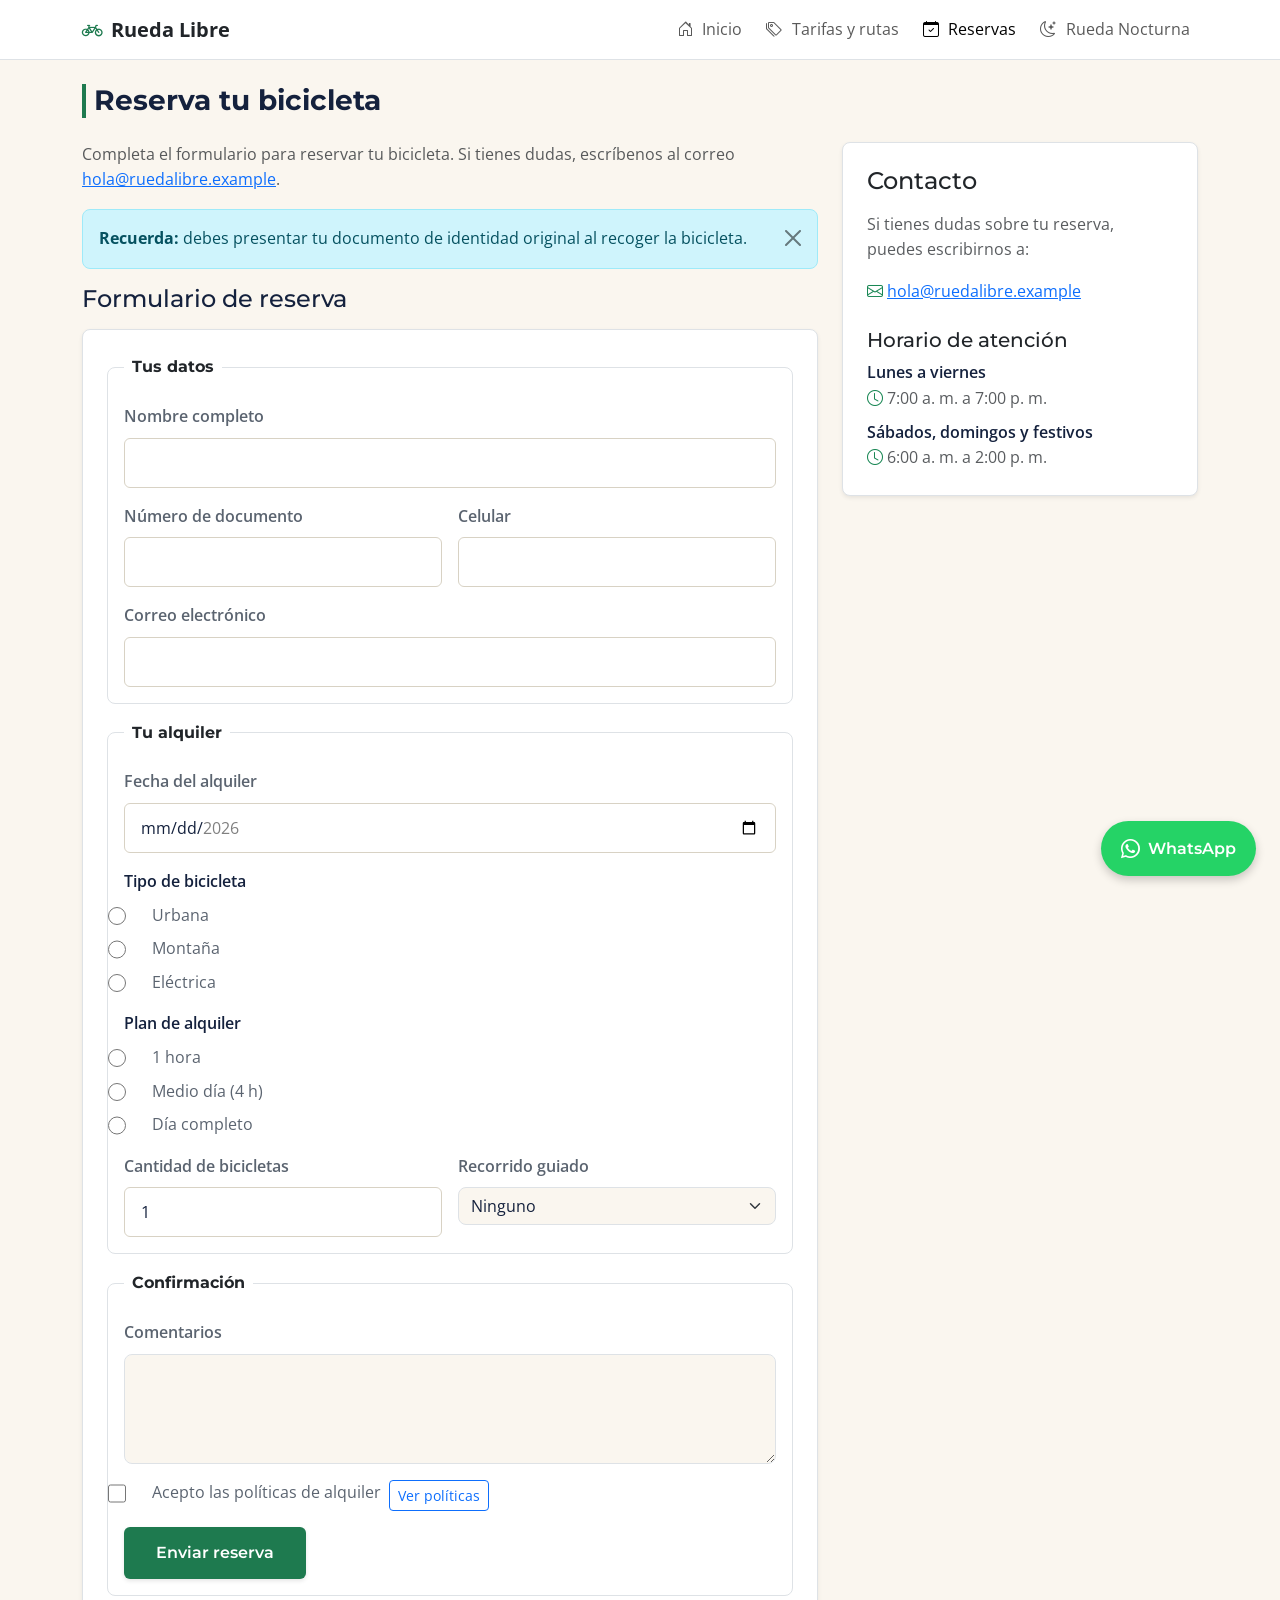
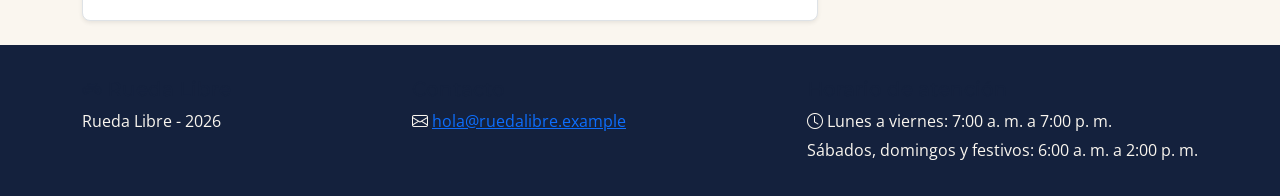
<file: paginas/reservas.html>
<!DOCTYPE html>
<html lang="es">
<head>
    <meta charset="UTF-8">
    <meta name="viewport" content="width=device-width, initial-scale=1.0">
    <meta name="description" content="Reserva tu bicicleta en Rueda Libre. Formulario de reserva y datos de contacto.">
    <title>Reservas - Rueda Libre</title>

    <link rel="preconnect" href="https://fonts.googleapis.com">
    <link rel="preconnect" href="https://fonts.gstatic.com" crossorigin>
    <link href="https://fonts.googleapis.com/css2?family=Montserrat:ital,wght@0,100..900;1,100..900&family=Open+Sans:ital,wght@0,300..800;1,300..800&display=swap" rel="stylesheet">

    <!-- Bootstrap CSS -->
    <link href="https://cdn.jsdelivr.net/npm/bootstrap@5.3.3/dist/css/bootstrap.min.css" rel="stylesheet" integrity="sha384-QWTKZyjpPEjISv5WaRU9OFeRpok6YctnYmDr5pNlyT2bRjXh0JMhjY6hW+ALEwIH" crossorigin="anonymous">
    <!-- Bootstrap Icons -->
    <link rel="stylesheet" href="https://cdn.jsdelivr.net/npm/bootstrap-icons@1.11.3/font/bootstrap-icons.min.css">
    <link rel="stylesheet" href="../css/styles.css">
</head>
<body>

    <a href="#contenido-principal" class="visually-hidden-focusable">Saltar al contenido principal</a>

    <!-- NAVBAR COLAPSABLE -->
    <nav class="navbar navbar-expand-lg bg-white border-bottom" aria-label="Navegación principal">
        <div class="container">
            <a class="navbar-brand fw-bold text-dark d-flex align-items-center gap-2" href="../index.html">
                <i class="bi bi-bicycle" aria-hidden="true"></i> Rueda Libre
            </a>
            <button class="navbar-toggler" type="button" data-bs-toggle="collapse" data-bs-target="#menuPrincipal" aria-controls="menuPrincipal" aria-expanded="false" aria-label="Abrir menú de navegación">
                <span class="navbar-toggler-icon"></span>
            </button>
            <div class="collapse navbar-collapse" id="menuPrincipal">
                <ul class="navbar-nav ms-auto gap-lg-2">
                    <li class="nav-item">
                        <a class="nav-link" href="../index.html">
                            <i class="bi bi-house-door" aria-hidden="true"></i> Inicio
                        </a>
                    </li>
                    <li class="nav-item">
                        <a class="nav-link" href="tarifas.html">
                            <i class="bi bi-tags" aria-hidden="true"></i> Tarifas y rutas
                        </a>
                    </li>
                    <li class="nav-item">
                        <a class="nav-link active" aria-current="page" href="reservas.html">
                            <i class="bi bi-calendar-check" aria-hidden="true"></i> Reservas
                        </a>
                    </li>
                    <li class="nav-item">
                        <a class="nav-link" href="../nocturna/index.html">
                            <i class="bi bi-moon-stars" aria-hidden="true"></i> Rueda Nocturna
                        </a>
                    </li>
                </ul>
            </div>
        </div>
    </nav>

    <main id="contenido-principal" class="container py-4">

        <h1 class="h3 mb-4 rl-titulo-seccion">Reserva tu bicicleta</h1>

        <div class="row g-4">

            <section class="reserva-formulario col-12 col-md-8">

                <p class="text-muted">Completa el formulario para reservar tu bicicleta. Si tienes dudas, escríbenos al correo <a href="mailto:hola@ruedalibre.example">hola@ruedalibre.example</a>.</p>

                <!-- ALERTA INFORMATIVA DISMISSIBLE (Reto 11 Sem.2) -->
                <div class="alert alert-info alert-dismissible fade show" role="alert">
                    <strong>Recuerda:</strong> debes presentar tu documento de identidad original al recoger la bicicleta.
                    <button type="button" class="btn-close" data-bs-dismiss="alert" aria-label="Cerrar alerta"></button>
                </div>

                <h2 class="h4 mb-3">Formulario de reserva</h2>

                <form action="#" method="post" class="p-4 bg-white border rounded shadow-sm needs-validation" novalidate>

                    <fieldset class="border p-3 rounded mb-3">
                        <legend class="float-none w-auto px-2 fs-6 fw-bold text-dark">Tus datos</legend>

                        <div class="mb-3">
                            <label for="nombre" class="form-label">Nombre completo</label>
                            <input type="text" id="nombre" name="nombre" minlength="3" maxlength="80" autocomplete="name" class="form-control" required>
                            <div class="invalid-feedback">Escribe tu nombre completo (mínimo 3 caracteres).</div>
                        </div>

                        <div class="row g-3 mb-3">
                            <div class="col-12 col-sm-6">
                                <label for="documento" class="form-label">Número de documento</label>
                                <input type="text" id="documento" name="documento" pattern="[0-9]{6,10}" minlength="6" maxlength="10" inputmode="numeric" title="Solo números, entre 6 y 10 dígitos." class="form-control" required>
                                <div class="invalid-feedback">Ingresa solo números, entre 6 y 10 dígitos.</div>
                            </div>
                            <div class="col-12 col-sm-6">
                                <label for="celular" class="form-label">Celular</label>
                                <input type="tel" id="celular" name="celular" pattern="3[0-9]{9}" minlength="10" maxlength="10" inputmode="numeric" autocomplete="tel" title="Debe tener 10 dígitos y empezar por 3 (por ejemplo 3001234567)." class="form-control" required>
                                <div class="invalid-feedback">Debe tener 10 dígitos y empezar por 3 (ej: 3001234567).</div>
                            </div>
                        </div>

                        <div class="mb-0">
                            <label for="correo" class="form-label">Correo electrónico</label>
                            <input type="email" id="correo" name="correo" autocomplete="email" class="form-control" required>
                            <div class="invalid-feedback">Escribe un correo electrónico válido.</div>
                        </div>
                    </fieldset>

                    <fieldset class="border p-3 rounded mb-3">
                        <legend class="float-none w-auto px-2 fs-6 fw-bold text-dark">Tu alquiler</legend>

                        <div class="mb-3">
                            <label for="fecha" class="form-label">Fecha del alquiler</label>
                            <input type="date" id="fecha" name="fecha" min="2026-11-01" max="2026-12-31" class="form-control" required>
                            <div class="invalid-feedback">Elige una fecha entre el 1 de noviembre y el 31 de diciembre de 2026.</div>
                        </div>

                        <p class="fw-semibold mb-2">Tipo de bicicleta</p>
                        <div class="form-check mb-2">
                            <input class="form-check-input" type="radio" id="tipo-urbana" name="tipo_bicicleta" value="urbana" required>
                            <label class="form-check-label" for="tipo-urbana">Urbana</label>
                        </div>
                        <div class="form-check mb-2">
                            <input class="form-check-input" type="radio" id="tipo-montana" name="tipo_bicicleta" value="montana">
                            <label class="form-check-label" for="tipo-montana">Montaña</label>
                        </div>
                        <div class="form-check mb-3">
                            <input class="form-check-input" type="radio" id="tipo-electrica" name="tipo_bicicleta" value="electrica">
                            <label class="form-check-label" for="tipo-electrica">Eléctrica</label>
                            <div class="invalid-feedback">Selecciona un tipo de bicicleta.</div>
                        </div>

                        <p class="fw-semibold mb-2">Plan de alquiler</p>
                        <div class="form-check mb-2">
                            <input class="form-check-input" type="radio" id="plan-hora" name="plan" value="hora" required>
                            <label class="form-check-label" for="plan-hora">1 hora</label>
                        </div>
                        <div class="form-check mb-2">
                            <input class="form-check-input" type="radio" id="plan-medio-dia" name="plan" value="medio-dia">
                            <label class="form-check-label" for="plan-medio-dia">Medio día (4 h)</label>
                        </div>
                        <div class="form-check mb-3">
                            <input class="form-check-input" type="radio" id="plan-dia-completo" name="plan" value="dia-completo">
                            <label class="form-check-label" for="plan-dia-completo">Día completo</label>
                            <div class="invalid-feedback">Selecciona un plan de alquiler.</div>
                        </div>

                        <div class="row g-3">
                            <div class="col-12 col-sm-6">
                                <label for="cantidad" class="form-label">Cantidad de bicicletas</label>
                                <input type="number" id="cantidad" name="cantidad" min="1" max="6" value="1" class="form-control" required>
                                <div class="invalid-feedback">Debe ser un número entre 1 y 6.</div>
                            </div>
                            <div class="col-12 col-sm-6">
                                <label for="recorrido" class="form-label">Recorrido guiado</label>
                                <select id="recorrido" name="recorrido" class="form-select">
                                    <option value="ninguno" selected>Ninguno</option>
                                    <option value="rio-parques">Río y Parques</option>
                                    <option value="sabores-barrio">Sabores de Barrio</option>
                                    <option value="reto-palmas">Reto Las Palmas</option>
                                </select>
                            </div>
                        </div>
                    </fieldset>

                    <fieldset class="border p-3 rounded mb-0">
                        <legend class="float-none w-auto px-2 fs-6 fw-bold text-dark">Confirmación</legend>

                        <div class="mb-3">
                            <label for="comentarios" class="form-label">Comentarios</label>
                            <textarea id="comentarios" name="comentarios" rows="4" cols="40" maxlength="300" class="form-control"></textarea>
                        </div>

                        <!-- Checkbox de políticas + botón del modal (fuera del label) -->
                        <div class="d-flex flex-wrap align-items-center gap-2 mb-3">
                            <div class="form-check mb-0">
                                <input class="form-check-input" type="checkbox" id="politicas" name="politicas" value="aceptadas" required>
                                <label class="form-check-label" for="politicas">Acepto las políticas de alquiler</label>
                                <div class="invalid-feedback">Debes aceptar las políticas para continuar.</div>
                            </div>

                            <button type="button" class="btn btn-outline-primary btn-sm"
                                    data-bs-toggle="modal" data-bs-target="#modalPoliticas">
                                Ver políticas
                            </button>
                        </div>

                        <p class="mb-0">
                            <button type="submit" name="enviar-reserva" class="btn btn-primary btn-lg">Enviar reserva</button>
                        </p>
                    </fieldset>

                </form>

            </section>

            <aside class="reserva-contacto col-12 col-md-4">
                <div class="p-4 bg-white border rounded shadow-sm">
                    <h2 class="h4 text-dark mb-3">Contacto</h2>
                    <p class="text-muted">Si tienes dudas sobre tu reserva, puedes escribirnos a:</p>
                    <p class="mb-4">
                        <i class="bi bi-envelope text-success" aria-hidden="true"></i>
                        <a href="mailto:hola@ruedalibre.example">hola@ruedalibre.example</a>
                    </p>
                    <h3 class="h5 text-dark mb-2">Horario de atención</h3>
                    <dl class="mb-0">
                        <dt class="fw-semibold">Lunes a viernes</dt>
                        <dd class="text-muted mb-2"><i class="bi bi-clock text-success" aria-hidden="true"></i> 7:00 a. m. a 7:00 p. m.</dd>
                        <dt class="fw-semibold">Sábados, domingos y festivos</dt>
                        <dd class="text-muted mb-0"><i class="bi bi-clock text-success" aria-hidden="true"></i> 6:00 a. m. a 2:00 p. m.</dd>
                    </dl>
                </div>
            </aside>

        </div>

    </main>

    <!-- MODAL: POLÍTICAS DE ALQUILER (Reto 11 Sem.2) -->
    <div class="modal fade" id="modalPoliticas" tabindex="-1" aria-labelledby="modalPoliticasLabel" aria-hidden="true">
        <div class="modal-dialog modal-dialog-scrollable modal-dialog-centered">
            <div class="modal-content">
                <div class="modal-header">
                    <h2 class="modal-title h5" id="modalPoliticasLabel">Políticas de alquiler</h2>
                    <button type="button" class="btn-close" data-bs-dismiss="modal" aria-label="Cerrar"></button>
                </div>
                <div class="modal-body">
                    <ol class="mb-0 ps-3">
                        <li class="mb-2">Presenta tu documento de identidad original al recoger la bicicleta.</li>
                        <li class="mb-2">Revisa la bicicleta con el asesor antes de salir.</li>
                        <li class="mb-2">Cada 15 minutos de retraso en la devolución tienen un recargo de $5.000.</li>
                        <li class="mb-2">Los daños por mal uso se cobran según el costo de la reparación.</li>
                        <li>Los menores de edad deben estar acompañados por un adulto responsable.</li>
                    </ol>
                </div>
                <div class="modal-footer">
                    <button type="button" class="btn btn-primary" data-bs-dismiss="modal">Entendido</button>
                </div>
            </div>
        </div>
    </div>

    <footer class="rl-footer">
        <div class="container d-flex flex-column flex-md-row justify-content-between align-items-start gap-4">
            <div class="footer-marca">
                <h3 class="h5"><i class="bi bi-bicycle" aria-hidden="true"></i> Rueda Libre</h3>
                <p class="mb-0">Rueda Libre - 2026</p>
            </div>
            <div class="footer-contacto">
                <h3 class="h5">Contacto</h3>
                <p class="mb-0"><i class="bi bi-envelope" aria-hidden="true"></i> <a href="mailto:hola@ruedalibre.example">hola@ruedalibre.example</a></p>
            </div>
            <div class="footer-horario">
                <h3 class="h5">Horario de atención</h3>
                <p class="mb-1"><i class="bi bi-clock" aria-hidden="true"></i> Lunes a viernes: 7:00 a. m. a 7:00 p. m.</p>
                <p class="mb-0">Sábados, domingos y festivos: 6:00 a. m. a 2:00 p. m.</p>
            </div>
        </div>
    </footer>

    <a href="https://wa.me/573000000000" class="whatsapp-flotant d-flex align-items-center gap-2" target="_blank" rel="noopener noreferrer" aria-label="Contactar por WhatsApp">
        <i class="bi bi-whatsapp" aria-hidden="true"></i>
        <span>WhatsApp</span>
    </a>

    <!-- Bootstrap JS Bundle (integrity OFICIAL) -->
    <script src="https://cdn.jsdelivr.net/npm/bootstrap@5.3.3/dist/js/bootstrap.bundle.min.js" integrity="sha384-YvpcrYf0tY3lHB60NNkmXc5s9fDVZLESaAA55NDzOxhy9GkcIdslK1eN7N6jIeHz" crossorigin="anonymous"></script>

    <!-- Script OFICIAL de validación de Bootstrap 5.3 (copiado sin cambios) -->
    <script>
        (() => {
            'use strict'
            const forms = document.querySelectorAll('.needs-validation')
            Array.from(forms).forEach(form => {
                form.addEventListener('submit', event => {
                    if (!form.checkValidity()) {
                        event.preventDefault()
                        event.stopPropagation()
                    }
                    form.classList.add('was-validated')
                }, false)
            })
        })()
    </script>
</body>
</html>
</file>
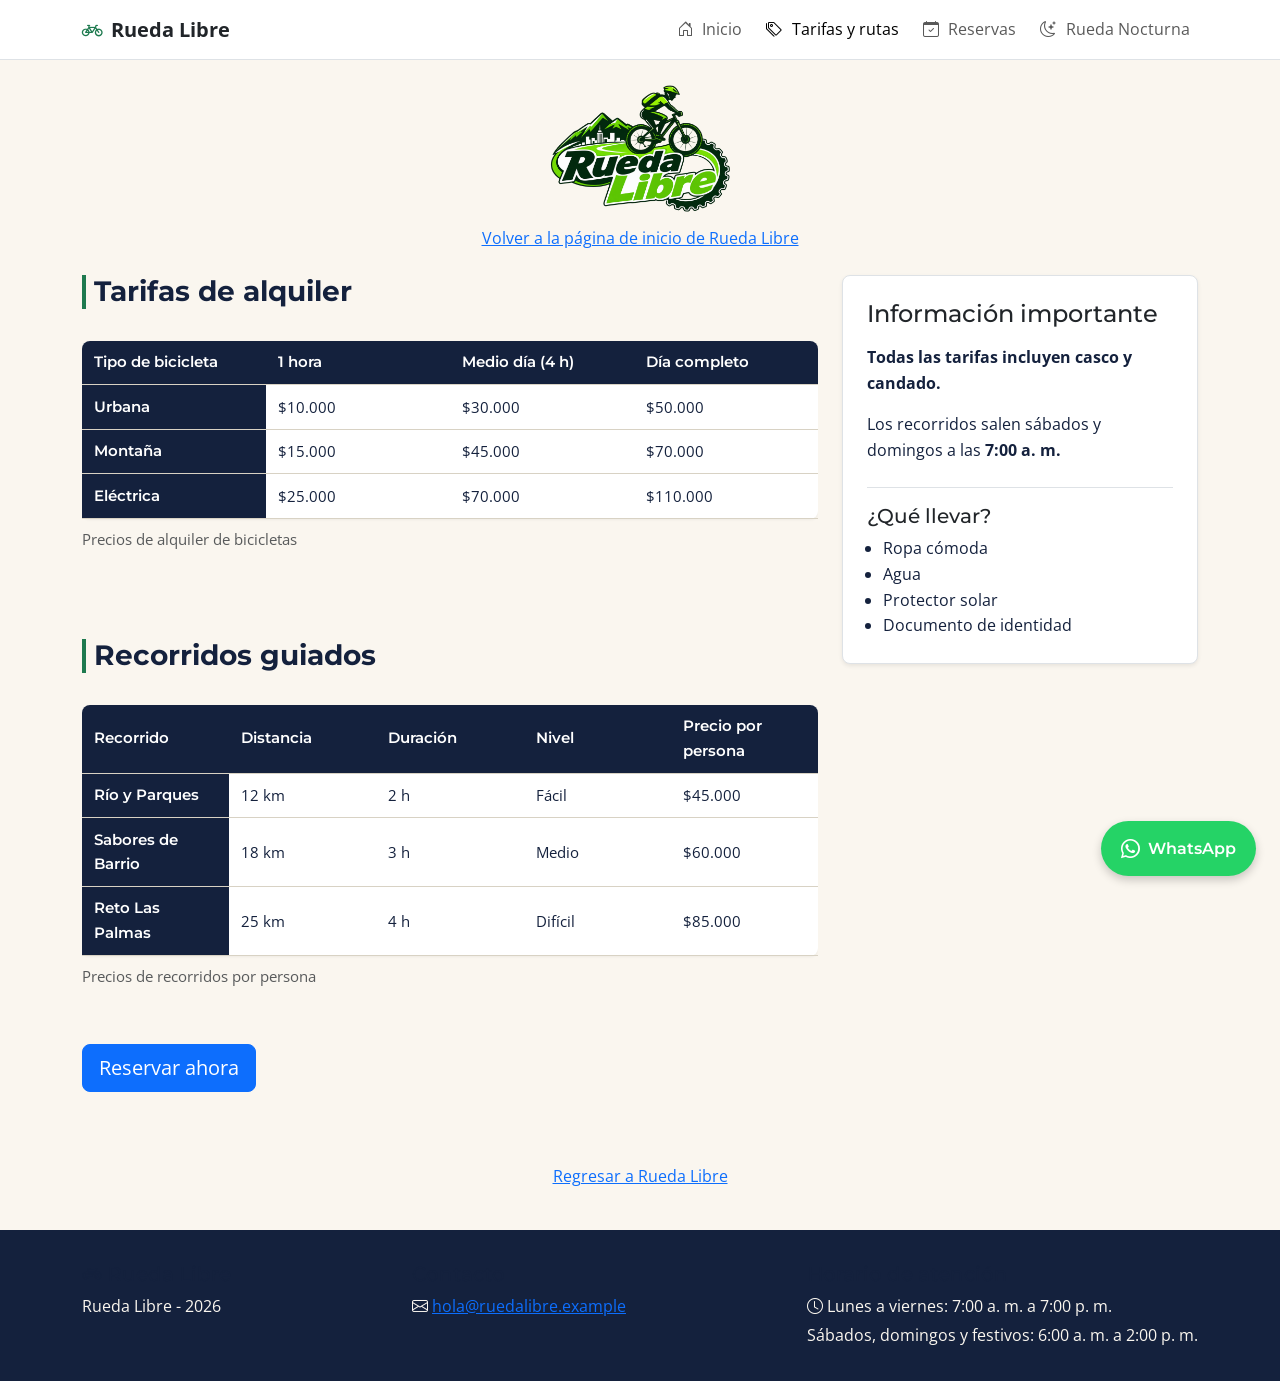
<file: paginas/tarifas.html>
<!DOCTYPE html>
<html lang="es">
<head>
    <meta charset="UTF-8">
    <meta name="viewport" content="width=device-width, initial-scale=1.0">
    <meta name="description" content="Tarifas de alquiler de bicicletas y recorridos guiados de Rueda Libre">
    <title>Tarifas y Rutas - Rueda Libre</title>

    <link rel="preconnect" href="https://fonts.googleapis.com">
    <link rel="preconnect" href="https://fonts.gstatic.com" crossorigin>
    <link href="https://fonts.googleapis.com/css2?family=Montserrat:ital,wght@0,100..900;1,100..900&family=Open+Sans:ital,wght@0,300..800;1,300..800&display=swap" rel="stylesheet">

    <!-- Bootstrap CSS -->
    <link href="https://cdn.jsdelivr.net/npm/bootstrap@5.3.3/dist/css/bootstrap.min.css" rel="stylesheet" integrity="sha384-QWTKZyjpPEjISv5WaRU9OFeRpok6YctnYmDr5pNlyT2bRjXh0JMhjY6hW+ALEwIH" crossorigin="anonymous">
        <!-- Bootstrap Icons -->
    <link rel="stylesheet" href="https://cdn.jsdelivr.net/npm/bootstrap-icons@1.11.3/font/bootstrap-icons.min.css">
    <link rel="stylesheet" href="../css/styles.css">
</head>
<body>

    <a href="#contenido-principal" class="visually-hidden-focusable">Saltar al contenido principal</a>

    <!-- NAVBAR COLAPSABLE -->
    <nav class="navbar navbar-expand-lg bg-white border-bottom" aria-label="Navegación principal">
        <div class="container">
            <a class="navbar-brand fw-bold text-dark d-flex align-items-center gap-2" href="../index.html">
                <i class="bi bi-bicycle" aria-hidden="true"></i> Rueda Libre
            </a>
            <button class="navbar-toggler" type="button" data-bs-toggle="collapse" data-bs-target="#menuPrincipal" aria-controls="menuPrincipal" aria-expanded="false" aria-label="Abrir menú de navegación">
                <span class="navbar-toggler-icon"></span>
            </button>
            <div class="collapse navbar-collapse" id="menuPrincipal">
                <ul class="navbar-nav ms-auto gap-lg-2">
                    <li class="nav-item">
                        <a class="nav-link" href="../index.html">
                            <i class="bi bi-house-door" aria-hidden="true"></i> Inicio
                        </a>
                    </li>
                    <li class="nav-item">
                        <a class="nav-link active" aria-current="page" href="tarifas.html">
                            <i class="bi bi-tags" aria-hidden="true"></i> Tarifas y rutas
                        </a>
                    </li>
                    <li class="nav-item">
                        <a class="nav-link" href="reservas.html">
                            <i class="bi bi-calendar-check" aria-hidden="true"></i> Reservas
                        </a>
                    </li>
                    <li class="nav-item">
                        <a class="nav-link" href="../nocturna/index.html">
                            <i class="bi bi-moon-stars" aria-hidden="true"></i> Rueda Nocturna
                        </a>
                    </li>
                </ul>
            </div>
        </div>
    </nav>

    <main id="contenido-principal" class="container py-4">

        <div class="text-center mb-4">
            <img src="../img/logo.png" alt="Logo de Rueda Libre" width="200" class="img-fluid rounded mb-2">
            <p><a href="../index.html">Volver a la página de inicio de Rueda Libre</a></p>
        </div>

        <div class="row g-4">

            <div class="col-12 col-lg-8">
                <section class="mb-5">
                    <h2 class="h3 rl-titulo-seccion">Tarifas de alquiler</h2>
                    <div class="table-responsive">
                        <table>
                            <caption>Precios de alquiler de bicicletas</caption>
                            <thead>
                                <tr>
                                    <th scope="col">Tipo de bicicleta</th>
                                    <th scope="col">1 hora</th>
                                    <th scope="col">Medio día (4 h)</th>
                                    <th scope="col">Día completo</th>
                                </tr>
                            </thead>
                            <tbody>
                                <tr>
                                    <th scope="row">Urbana</th>
                                    <td>$10.000</td>
                                    <td>$30.000</td>
                                    <td>$50.000</td>
                                </tr>
                                <tr>
                                    <th scope="row">Montaña</th>
                                    <td>$15.000</td>
                                    <td>$45.000</td>
                                    <td>$70.000</td>
                                </tr>
                                <tr>
                                    <th scope="row">Eléctrica</th>
                                    <td>$25.000</td>
                                    <td>$70.000</td>
                                    <td>$110.000</td>
                                </tr>
                            </tbody>
                        </table>
                    </div>
                </section>

                <section class="mb-5">
                    <h2 id="recorridos" class="h3 rl-titulo-seccion">Recorridos guiados</h2>
                    <div class="table-responsive">
                        <table>
                            <caption>Precios de recorridos por persona</caption>
                            <thead>
                                <tr>
                                    <th scope="col">Recorrido</th>
                                    <th scope="col">Distancia</th>
                                    <th scope="col">Duración</th>
                                    <th scope="col">Nivel</th>
                                    <th scope="col">Precio por persona</th>
                                </tr>
                            </thead>
                            <tbody>
                                <tr>
                                    <th scope="row">Río y Parques</th>
                                    <td>12 km</td>
                                    <td>2 h</td>
                                    <td>Fácil</td>
                                    <td>$45.000</td>
                                </tr>
                                <tr>
                                    <th scope="row">Sabores de Barrio</th>
                                    <td>18 km</td>
                                    <td>3 h</td>
                                    <td>Medio</td>
                                    <td>$60.000</td>
                                </tr>
                                <tr>
                                    <th scope="row">Reto Las Palmas</th>
                                    <td>25 km</td>
                                    <td>4 h</td>
                                    <td>Difícil</td>
                                    <td>$85.000</td>
                                </tr>
                            </tbody>
                        </table>
                    </div>
                    <p class="mt-3"><a href="reservas.html" class="btn btn-primary btn-lg">Reservar ahora</a></p>
                </section>
            </div>

            <div class="col-12 col-lg-4">
                <section class="p-4 bg-white border rounded shadow-sm mb-4">
                    <h2 class="h4 text-dark mb-3">Información importante</h2>
                    <p><strong>Todas las tarifas incluyen casco y candado.</strong></p>
                    <p>Los recorridos salen sábados y domingos a las <strong>7:00 a. m.</strong></p>

                    <aside class="mt-4 pt-3 border-top">
                        <h3 class="h5 text-dark">¿Qué llevar?</h3>
                        <ul class="mb-0 ps-3">
                            <li>Ropa cómoda</li>
                            <li>Agua</li>
                            <li>Protector solar</li>
                            <li>Documento de identidad</li>
                        </ul>
                    </aside>
                </section>
            </div>

        </div>

        <div class="text-center mt-4">
            <p><a href="../index.html">Regresar a Rueda Libre</a></p>
        </div>

    </main>

    <footer class="rl-footer">
        <div class="container d-flex flex-column flex-md-row justify-content-between align-items-start gap-4">
            <div class="footer-marca">
                <h3 class="h5"><i class="bi bi-bicycle" aria-hidden="true"></i> Rueda Libre</h3>
                <p class="mb-0">Rueda Libre - 2026</p>
            </div>
            <div class="footer-contacto">
                <h3 class="h5">Contacto</h3>
                <p class="mb-0"><i class="bi bi-envelope" aria-hidden="true"></i> <a href="mailto:hola@ruedalibre.example">hola@ruedalibre.example</a></p>
            </div>
            <div class="footer-horario">
                <h3 class="h5">Horario de atención</h3>
                <p class="mb-1"><i class="bi bi-clock" aria-hidden="true"></i> Lunes a viernes: 7:00 a. m. a 7:00 p. m.</p>
                <p class="mb-0">Sábados, domingos y festivos: 6:00 a. m. a 2:00 p. m.</p>
            </div>
        </div>
    </footer>

    <a href="https://wa.me/573000000000" class="whatsapp-flotant d-flex align-items-center gap-2" target="_blank" rel="noopener noreferrer" aria-label="Contactar por WhatsApp">
        <i class="bi bi-whatsapp" aria-hidden="true"></i>
        <span>WhatsApp</span>
    </a>

    <!-- Bootstrap JS Bundle (integrity OFICIAL corregido) -->
    <script src="https://cdn.jsdelivr.net/npm/bootstrap@5.3.3/dist/js/bootstrap.bundle.min.js" integrity="sha384-YvpcrYf0tY3lHB60NNkmXc5s9fDVZLESaAA55NDzOxhy9GkcIdslK1eN7N6jIeHz" crossorigin="anonymous"></script>
</body>
</html>
</file>
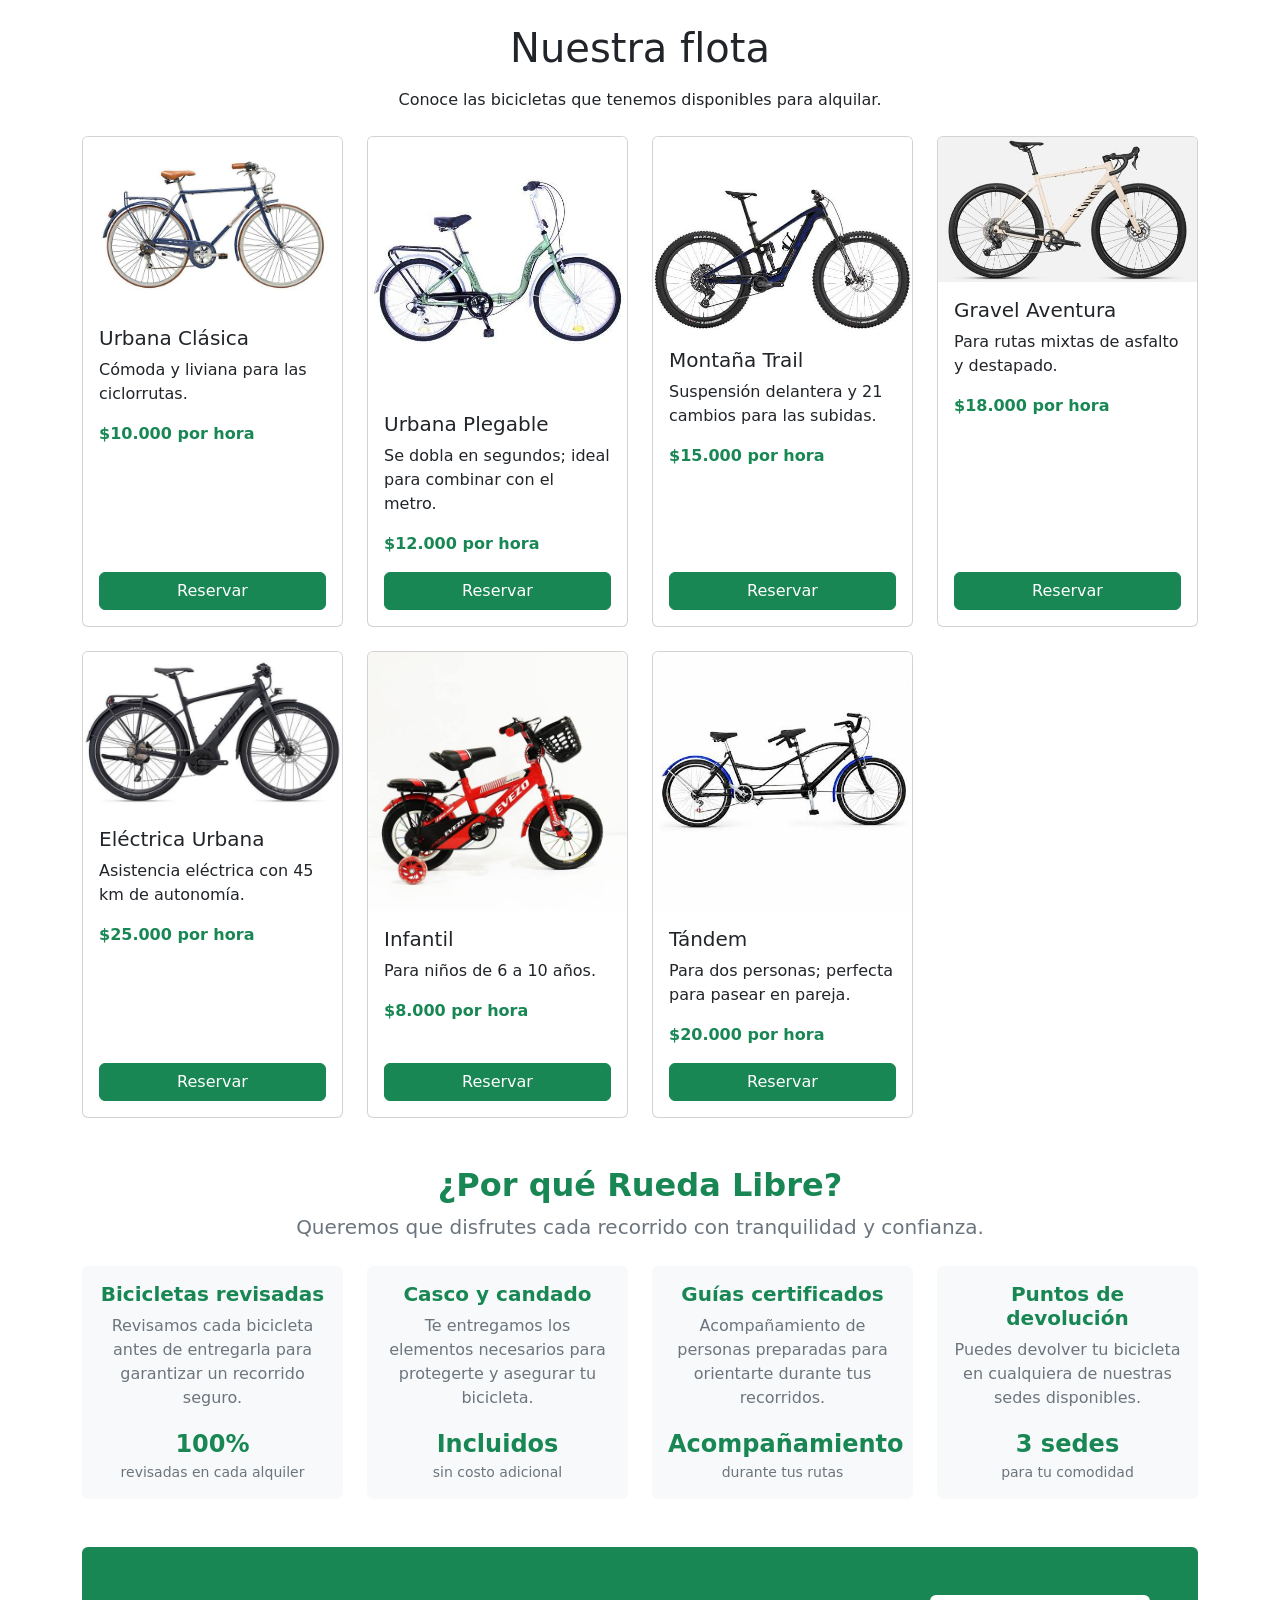
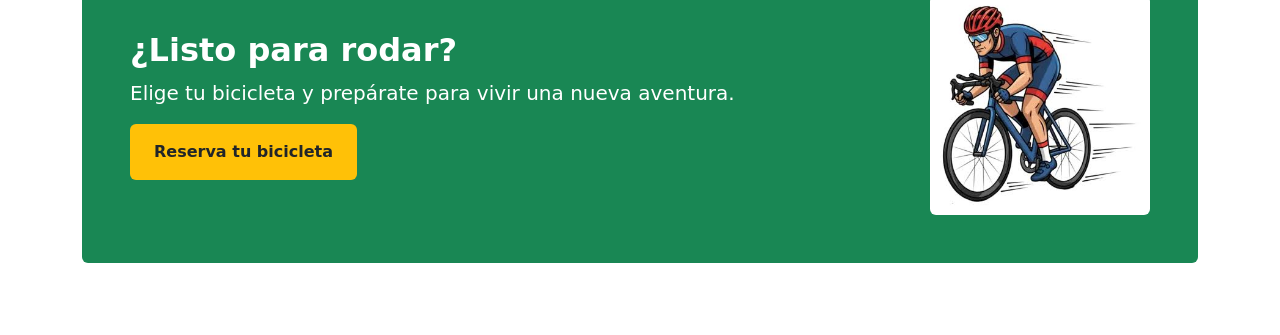
<file: pruebas/catalogo-bootstrap.html>
<!DOCTYPE html>
<html lang="es">
<head>
    <meta charset="UTF-8">
    <meta name="viewport" content="width=device-width, initial-scale=1.0">
    <title>Catálogo Bootstrap - Rueda Libre</title>

    <!-- Bootstrap 5.3 CSS por CDN -->
    <link href="https://cdn.jsdelivr.net/npm/bootstrap@5.3.3/dist/css/bootstrap.min.css"
          rel="stylesheet"
          integrity="sha384-QWTKZyjpPEjISv5WaRU9OFeRpok6YctnYmDr5pNlyT2bRjXh0JMhjY6hW+ALEwIH"
          crossorigin="anonymous">
</head>

<body>

    <main class="container py-4">

        <h1 class="text-center mb-3">Nuestra flota</h1>

        <p class="text-center mb-4">
            Conoce las bicicletas que tenemos disponibles para alquilar.
        </p>

        <div class="row g-4">

            <!-- Bicicleta 1 -->
            <div class="col-12 col-sm-6 col-lg-4 col-xl-3">
                <article class="card h-100">
                    <img src="../img/urbana_clasica.jpeg"
                         class="card-img-top object-fit-contain"
                         alt="Bicicleta Urbana Clásica">

                    <div class="card-body d-flex flex-column">
                        <h2 class="card-title h5">Urbana Clásica</h2>
                        <p class="card-text">
                            Cómoda y liviana para las ciclorrutas.
                        </p>
                        <p class="fw-bold text-success">$10.000 por hora</p>
                        <a href="../paginas/reservas.html"
                           class="btn btn-success mt-auto">Reservar</a>
                    </div>
                </article>
            </div>

            <!-- Bicicleta 2 -->
            <div class="col-12 col-sm-6 col-lg-4 col-xl-3">
                <article class="card h-100">
                    <img src="../img/urbana_plegable.jpeg"
                         class="card-img-top object-fit-contain"
                         alt="Bicicleta Urbana Plegable">

                    <div class="card-body d-flex flex-column">
                        <h2 class="card-title h5">Urbana Plegable</h2>
                        <p class="card-text">
                            Se dobla en segundos; ideal para combinar con el metro.
                        </p>
                        <p class="fw-bold text-success">$12.000 por hora</p>
                        <a href="../paginas/reservas.html"
                           class="btn btn-success mt-auto">Reservar</a>
                    </div>
                </article>
            </div>

            <!-- Bicicleta 3 -->
            <div class="col-12 col-sm-6 col-lg-4 col-xl-3">
                <article class="card h-100">
                    <img src="../img/montana_trail.jpeg"
                         class="card-img-top object-fit-contain"
                         alt="Bicicleta Montaña Trail">

                    <div class="card-body d-flex flex-column">
                        <h2 class="card-title h5">Montaña Trail</h2>
                        <p class="card-text">
                            Suspensión delantera y 21 cambios para las subidas.
                        </p>
                        <p class="fw-bold text-success">$15.000 por hora</p>
                        <a href="../paginas/reservas.html"
                           class="btn btn-success mt-auto">Reservar</a>
                    </div>
                </article>
            </div>

            <!-- Bicicleta 4 -->
            <div class="col-12 col-sm-6 col-lg-4 col-xl-3">
                <article class="card h-100">
                    <img src="../img/gravel_aventura.jpeg"
                         class="card-img-top object-fit-contain"
                         alt="Bicicleta Gravel Aventura">

                    <div class="card-body d-flex flex-column">
                        <h2 class="card-title h5">Gravel Aventura</h2>
                        <p class="card-text">
                            Para rutas mixtas de asfalto y destapado.
                        </p>
                        <p class="fw-bold text-success">$18.000 por hora</p>
                        <a href="../paginas/reservas.html"
                           class="btn btn-success mt-auto">Reservar</a>
                    </div>
                </article>
            </div>

            <!-- Bicicleta 5 -->
            <div class="col-12 col-sm-6 col-lg-4 col-xl-3">
                <article class="card h-100">
                    <img src="../img/electrica_urbana.jpeg"
                         class="card-img-top object-fit-contain"
                         alt="Bicicleta Eléctrica Urbana">

                    <div class="card-body d-flex flex-column">
                        <h2 class="card-title h5">Eléctrica Urbana</h2>
                        <p class="card-text">
                            Asistencia eléctrica con 45 km de autonomía.
                        </p>
                        <p class="fw-bold text-success">$25.000 por hora</p>
                        <a href="../paginas/reservas.html"
                           class="btn btn-success mt-auto">Reservar</a>
                    </div>
                </article>
            </div>

            <!-- Bicicleta 6 -->
            <div class="col-12 col-sm-6 col-lg-4 col-xl-3">
                <article class="card h-100">
                    <img src="../img/bicicleta_infantil.jpeg"
                         class="card-img-top object-fit-contain"
                         alt="Bicicleta Infantil">

                    <div class="card-body d-flex flex-column">
                        <h2 class="card-title h5">Infantil</h2>
                        <p class="card-text">
                            Para niños de 6 a 10 años.
                        </p>
                        <p class="fw-bold text-success">$8.000 por hora</p>
                        <a href="../paginas/reservas.html"
                           class="btn btn-success mt-auto">Reservar</a>
                    </div>
                </article>
            </div>

            <!-- Bicicleta 7 -->
            <div class="col-12 col-sm-6 col-lg-4 col-xl-3">
                <article class="card h-100">
                    <img src="../img/bicicleta_tandem.jpeg"
                         class="card-img-top object-fit-contain"
                         alt="Bicicleta Tándem para dos personas">

                    <div class="card-body d-flex flex-column">
                        <h2 class="card-title h5">Tándem</h2>
                        <p class="card-text">
                            Para dos personas; perfecta para pasear en pareja.
                        </p>
                        <p class="fw-bold text-success">$20.000 por hora</p>
                        <a href="../paginas/reservas.html"
                           class="btn btn-success mt-auto">Reservar</a>
                    </div>
                </article>
            </div>

        </div>

                <!-- Sección: ¿Por qué Rueda Libre? -->
        <section class="my-5">
            <div class="text-center mb-4">
                <h2 class="fs-2 fw-bold text-success">¿Por qué Rueda Libre?</h2>
                <p class="lead text-secondary">
                    Queremos que disfrutes cada recorrido con tranquilidad y confianza.
                </p>
            </div>

            <div class="row g-4">
                <div class="col-12 col-sm-6 col-lg-3">
                    <article class="h-100 p-3 text-center bg-light rounded">
                        <h3 class="fs-5 fw-bold text-success">Bicicletas revisadas</h3>
                        <p class="text-secondary">
                            Revisamos cada bicicleta antes de entregarla para garantizar
                            un recorrido seguro.
                        </p>
                        <p class="fs-4 fw-bold text-success mb-0">100%</p>
                        <p class="small text-secondary mb-0">revisadas en cada alquiler</p>
                    </article>
                </div>

                <div class="col-12 col-sm-6 col-lg-3">
                    <article class="h-100 p-3 text-center bg-light rounded">
                        <h3 class="fs-5 fw-bold text-success">Casco y candado</h3>
                        <p class="text-secondary">
                            Te entregamos los elementos necesarios para protegerte
                            y asegurar tu bicicleta.
                        </p>
                        <p class="fs-4 fw-bold text-success mb-0">Incluidos</p>
                        <p class="small text-secondary mb-0">sin costo adicional</p>
                    </article>
                </div>

                <div class="col-12 col-sm-6 col-lg-3">
                    <article class="h-100 p-3 text-center bg-light rounded">
                        <h3 class="fs-5 fw-bold text-success">Guías certificados</h3>
                        <p class="text-secondary">
                            Acompañamiento de personas preparadas para orientarte
                            durante tus recorridos.
                        </p>
                        <p class="fs-4 fw-bold text-success mb-0">Acompañamiento</p>
                        <p class="small text-secondary mb-0">durante tus rutas</p>
                    </article>
                </div>

                <div class="col-12 col-sm-6 col-lg-3">
                    <article class="h-100 p-3 text-center bg-light rounded">
                        <h3 class="fs-5 fw-bold text-success">Puntos de devolución</h3>
                        <p class="text-secondary">
                            Puedes devolver tu bicicleta en cualquiera de nuestras
                            sedes disponibles.
                        </p>
                        <p class="fs-4 fw-bold text-success mb-0">3 sedes</p>
                        <p class="small text-secondary mb-0">para tu comodidad</p>
                    </article>
                </div>
            </div>
        </section>

        <!-- Franja final: llamada a la acción -->
        <section class="my-5 p-4 p-md-5 bg-success text-white rounded">
            <div class="d-flex flex-column flex-md-row justify-content-between align-items-center gap-4">

                <div class="text-center text-md-start">
                    <h2 class="fs-2 fw-bold">¿Listo para rodar?</h2>
                    <p class="lead mb-0">
                        Elige tu bicicleta y prepárate para vivir una nueva aventura.
                    </p>
                    <a href="../paginas/reservas.html"
                    class="d-inline-block mt-3 px-4 py-3 bg-warning text-dark fw-bold text-decoration-none rounded">
                        Reserva tu bicicleta
                    </a>
                </div>

                <img src="../img/ciclista_oculto.jpeg"
                    alt="Ciclista recorriendo una ruta"
                    class="d-none d-md-block img-fluid rounded"
                    width="220">
            </div>
        </section>

    </main>

    <!-- Bootstrap 5.3 JavaScript Bundle -->
    <script src="https://cdn.jsdelivr.net/npm/bootstrap@5.3.3/dist/js/bootstrap.bundle.min.js"
            integrity="sha384-YvpcrYf0tY3lHB60NNkmXc5s9fDVZLESaAA55NDzOxhy9GkcIdslK1eN7N6jIeHz"
            crossorigin="anonymous"></script>

</body>
</html>
</file>
<file: css/styles.css>
/* ==========================================
   0. NOTAS DE MANTENIMIENTO
   ==========================================
   - Paleta oficial Rueda Libre (Semana 1, Reto 8):
     Verde Ruta    #1E7A4F
     Naranja Pedal #F39A2B
     Azul Noche    #14213D
     Crema         #FAF6EF
     Gris Asfalto  #5B6470
   - Este archivo se carga DESPUÉS de Bootstrap 5.3.
   - Sin !important: los conflictos con Bootstrap se resuelven
     por orden de carga y especificidad.
   - Las secciones 8, 9, 10, 11 y 12 conservan (comentadas) las
     soluciones de layout en CSS propio de la Semana 2, retos 1-4,
     que Bootstrap ya resuelve hoy. Se dejan como referencia de
     aprendizaje para la bitácora.
   ========================================== */


/* ==========================================
   1. VARIABLES Y CONFIGURACIÓN GLOBAL
   ========================================== */
:root {
    /* Tipografías */
    --font-heading: 'Montserrat', sans-serif;
    --font-body: 'Open Sans', sans-serif;

    /* ===== Paleta oficial de la marca ===== */
    --verde-ruta: #1E7A4F;      /* Botones y enlaces */
    --verde-hover: #155C3B;     /* Hover del verde (más oscuro para contraste) */
    --naranja-pedal: #F39A2B;   /* Destacados y botones secundarios */
    --azul-noche: #14213D;      /* Títulos y encabezado */
    --crema: #FAF6EF;           /* Fondo general */
    --gris-asfalto: #5B6470;    /* Texto secundario */
    --blanco: #FFFFFF;
    --negro-suave: #0F172A;     /* Texto sobre fondos claros muy específicos */

    /* Alias semánticos (se usan en los componentes) */
    --color-primary: var(--verde-ruta);
    --color-secondary: var(--azul-noche);
    --color-accent: var(--naranja-pedal);
    --color-background: var(--crema);
    --color-text: var(--azul-noche);
    --color-text-muted: var(--gris-asfalto);
    --color-card-bg: var(--blanco);
    --color-border: #D8D2C4;    /* Borde cálido coherente con la Crema */
    --color-hover-fila: #F2ECDF;/* Hover de filas de tabla (sobre crema) */
    --color-whatsapp: #25D366;
    --color-whatsapp-hover: #1EBE5A;

    /* ===== Escala de espaciado (rem) ===== */
    --spacing-xs: 0.25rem;
    --spacing-sm: 0.5rem;
    --spacing-md: 1rem;
    --spacing-lg: 2rem;
    --spacing-xl: 4rem;

    /* ===== Sobrescritura de variables de Bootstrap (Reto 12 Sem.2) ===== */
    --bs-primary: var(--verde-ruta);
    --bs-primary-rgb: 30, 122, 79;
    --bs-body-font-family: var(--font-body);
    --bs-body-color: var(--color-text);
    --bs-body-bg: var(--color-background);
    --bs-link-color: var(--verde-ruta);
    --bs-link-hover-color: var(--verde-hover);
    --bs-border-radius: 8px;
    --bs-heading-color: var(--azul-noche);

    /* Variables del componente botón principal */
    --bs-btn-bg: var(--verde-ruta);
    --bs-btn-border-color: var(--verde-ruta);
    --bs-btn-hover-bg: var(--verde-hover);
    --bs-btn-hover-border-color: var(--verde-hover);
    --bs-btn-active-bg: var(--verde-hover);
    --bs-btn-active-border-color: var(--verde-hover);
    --bs-btn-color: var(--blanco);
}

/* ===== BASE ===== */
*, *::before, *::after {
    box-sizing: border-box;
}

body {
    font-family: var(--font-body);
    color: var(--color-text);
    background-color: var(--color-background);
    margin: 0;
    padding: 0;
    line-height: 1.6;
}

h1, h2, h3, h4, h5, h6 {
    font-family: var(--font-heading);
    color: var(--color-secondary);
}

/* Enlace de salto de accesibilidad */
body > a:first-of-type {
    position: absolute;
    top: -40px;
    left: 0;
    background: var(--color-secondary);
    color: var(--blanco);
    padding: 8px;
    z-index: 100;
}
body > a:first-of-type:focus {
    top: 0;
}

img {
    max-width: 100%;
    height: auto;
}


/* ==========================================
   2. ENCABEZADO Y NAVEGACIÓN (mobile-first)
   ==========================================
   REFERENCIA (Semana 2, Reto 1): hoy la navegación
   se resuelve con la navbar colapsable de Bootstrap
   (Semana 2, Reto 9). Estas reglas describen la
   solución anterior con Flexbox propio y se conservan
   comentadas como documentación para la bitácora.

header {
    background-color: var(--color-card-bg);
    padding: var(--spacing-md);
    border-bottom: 1px solid var(--color-border);

    display: flex;
    flex-direction: column;
    align-items: center;
    gap: var(--spacing-sm);
}

header h1 {
    margin: 0;
    text-align: center;
    max-width: 100%;
    overflow-wrap: break-word;
    font-size: clamp(1.25rem, 5vw, 2rem);
}

#menu {
    list-style: none;
    padding: 0;
    margin: 0;

    display: flex;
    flex-direction: row;
    justify-content: center;
    align-items: center;
    flex-wrap: wrap;
    gap: var(--spacing-md);
    width: 100%;
}

@media (min-width: 768px) {
    header {
        flex-direction: row;
        justify-content: space-between;
        align-items: center;
        padding: var(--spacing-md) var(--spacing-lg);
    }
    header h1 {
        text-align: left;
    }
    #menu {
        width: auto;
        justify-content: flex-end;
    }
}

#menu a {
    color: var(--gris-asfalto);
    text-decoration: none;
    font-weight: 500;
    padding: var(--spacing-sm) var(--spacing-md);
    border-radius: 4px;
    transition: background-color 0.2s ease, color 0.2s ease;
}

// Especificidad: #menu a.activo = (1,1,1) vence a #menu a = (1,0,1) y a .activo = (0,1,0)
#menu a.activo {
    color: var(--verde-ruta);
    font-weight: 600;
    background-color: rgba(30, 122, 79, 0.10);
}

#menu a:hover {
    color: var(--verde-hover);
    background-color: rgba(30, 122, 79, 0.08);
}

#menu a:focus {
    outline: 3px solid var(--color-accent);
    outline-offset: 2px;
}
   ========================================== */


/* ==========================================
   3. CONTENEDOR PRINCIPAL Y DISEÑO BASE
   ========================================== */
main {
    max-width: 65rem;
    margin-left: auto;
    margin-right: auto;
    padding: var(--spacing-lg) var(--spacing-md);
    /* Margen inferior extra para evitar que el botón flotante tape contenido */
    padding-bottom: calc(var(--spacing-xl) + 2rem);
}


/* ==========================================
   4. COMPONENTES (TABLAS Y BOTONES)
   ==========================================
   Nota: los bloques de tarjetas propias (.tarjeta-bicicleta,
   .tarjeta-ruta, .grid-flota, .galeria-rutas) se eliminaron
   en el Reto 10 Sem.2 porque hoy la flota y las rutas se
   resuelven con el componente card de Bootstrap.
   El selector global `article` y `article img` también se
   eliminaron porque ahora todo usa card / card-body.
   ========================================== */

/* Etiqueta "Nuevo" sobre cards (Reto 12 Sem.1) */
.tarjeta-con-etiqueta {
    position: relative;
}

.etiqueta-nuevo {
    position: absolute;
    top: 1rem;
    right: 1rem;
    background-color: var(--naranja-pedal);
    color: var(--azul-noche);
    font-family: var(--font-heading);
    font-weight: 700;
    font-size: 0.85rem;
    padding: 0.25rem 0.75rem;
    border-radius: 50px;
    box-shadow: 0 2px 4px rgba(0, 0, 0, 0.1);
    z-index: 2;
}

/* Tablas generales */
table {
    width: 100%;
    table-layout: fixed;
    border-collapse: collapse;
    margin-top: var(--spacing-md);
    margin-bottom: var(--spacing-lg);
    background-color: var(--color-card-bg);
    border-radius: 8px;
    overflow: hidden;
    font-size: 0.75rem;
    box-shadow: 0 1px 3px rgba(0, 0, 0, 0.05);
}

th, td {
    padding: 0.35rem 0.25rem;
    text-align: left;
    border-bottom: 1px solid var(--color-border);
    overflow-wrap: anywhere;
}

th {
    background-color: var(--color-secondary);
    color: var(--blanco);
    font-family: var(--font-heading);
    font-weight: 600;
}

tr:hover {
    background-color: var(--color-hover-fila);
}

/* Botones y llamadas a la acción */
button[type="submit"], .btn-cta {
    display: inline-block;
    background-color: var(--color-primary);
    color: var(--blanco);
    padding: 0.875rem var(--spacing-lg);
    border: none;
    border-radius: 6px;
    font-size: 1rem;
    font-weight: 600;
    font-family: var(--font-heading);
    cursor: pointer;
    text-decoration: none;
    box-shadow: 0 2px 4px rgba(0, 0, 0, 0.1);
    transition: background-color 0.2s ease;
}

button[type="submit"]:hover, .btn-cta:hover {
    background-color: var(--verde-hover);
}

button[type="submit"]:focus, .btn-cta:focus {
    outline: 3px solid var(--color-accent);
    outline-offset: 3px;
}

/* Variante propia de botón Naranja Pedal (Reto 12 Sem.2)
   Azul Noche sobre Naranja Pedal = contraste 7.1:1 → apto texto normal */
.btn-rl-accent {
    display: inline-block;
    background-color: var(--naranja-pedal);
    color: var(--azul-noche);
    padding: 0.875rem var(--spacing-lg);
    border: none;
    border-radius: 6px;
    font-size: 1rem;
    font-weight: 600;
    font-family: var(--font-heading);
    cursor: pointer;
    text-decoration: none;
    box-shadow: 0 2px 4px rgba(0, 0, 0, 0.1);
    transition: background-color 0.2s ease;
}

.btn-rl-accent:hover {
    background-color: #D97F16; /* Naranja más oscuro para mantener contraste */
    color: var(--azul-noche);
}

.btn-rl-accent:focus {
    outline: 3px solid var(--azul-noche);
    outline-offset: 3px;
}


/* ==========================================
   5. FORMULARIOS
   ========================================== */
form {
    background-color: var(--color-card-bg);
    border: 1px solid var(--color-border);
    border-radius: 8px;
    padding: var(--spacing-lg);
    margin-top: var(--spacing-md);
}

fieldset {
    border: 1px solid var(--color-border);
    border-radius: 6px;
    padding: var(--spacing-md) var(--spacing-lg);
    margin-bottom: var(--spacing-lg);
}

legend {
    font-family: var(--font-heading);
    font-weight: 600;
    color: var(--color-secondary);
    padding: 0 var(--spacing-sm);
}

form p {
    margin-bottom: var(--spacing-md);
}

label {
    display: block;
    font-weight: 600;
    margin-bottom: var(--spacing-xs);
    color: var(--gris-asfalto);
}

input[type="text"],
input[type="email"],
input[type="tel"],
input[type="date"],
input[type="number"],
select,
textarea {
    display: block;
    width: 100%;
    padding: 0.75rem var(--spacing-md);
    font-family: var(--font-body);
    font-size: 1rem;
    border: 1px solid var(--color-border);
    border-radius: 6px;
    background-color: var(--blanco);
    color: var(--color-text);
}

input:focus, select:focus, textarea:focus {
    outline: none;
    border-color: var(--color-primary);
    box-shadow: 0 0 0 3px rgba(30, 122, 79, 0.25);
}

input[type="radio"],
input[type="checkbox"] {
    width: auto;
    display: inline-block;
    margin-right: var(--spacing-xs);
}

fieldset p label {
    display: inline;
    font-weight: normal;
}


/* ==========================================
   6. ELEMENTOS FLOTANTES Y POSICIONADOS
   ========================================== */
.whatsapp-flotant {
    position: fixed;
    bottom: 1.5rem;
    right: 1.5rem;
    background-color: var(--color-whatsapp);
    color: var(--blanco);
    padding: 0.75rem 1.25rem;
    border-radius: 60px;
    text-decoration: none;
    font-family: var(--font-heading);
    font-weight: 600;
    box-shadow: 0 4px 10px rgba(0, 0, 0, 0.2);
    z-index: 1000;
    transition: transform 0.2s ease, background-color 0.2s ease;
}

.whatsapp-flotant:hover {
    background-color: var(--color-whatsapp-hover);
    transform: translateY(-2px);
}

.whatsapp-flotant:focus {
    outline: 3px solid var(--color-accent);
    outline-offset: 3px;
}


/* ==========================================
   7. PIE DE PÁGINA (mobile-first)
   ==========================================
   REFERENCIA (Semana 2, Reto 1): la versión con
   Flexbox propio está comentada abajo; hoy el pie
   se resuelve con utilidades de Bootstrap y la clase
   propia .rl-footer. Se conserva como documentación.

footer {
    background-color: var(--color-secondary);
    color: var(--blanco);
    padding: var(--spacing-lg);
    margin-top: var(--spacing-xl);

    display: flex;
    flex-direction: column;
    gap: var(--spacing-lg);
}

footer > div { flex: 1 1 220px; }

@media (min-width: 768px) {
    footer {
        flex-direction: row;
        justify-content: space-between;
        align-items: flex-start;
        flex-wrap: wrap;
    }
}

footer h3 {
    color: var(--blanco);
    margin-top: 0;
}

footer p {
    margin-top: var(--spacing-sm);
}

footer a {
    color: var(--color-primary);
    text-decoration: none;
}

footer a:hover {
    text-decoration: underline;
}
   ========================================== */


/* ==========================================
   8. NUESTRA FLOTA - GRID Y FLEXBOX
   ==========================================
   REFERENCIA (Semana 2, Reto 2):
   Esta sección documenta cómo se construía la flota
   con CSS Grid + Flexbox antes de migrar a las cards
   de Bootstrap (Semana 2, Retos 7 y 10). Se conserva
   comentada como referencia de aprendizaje.

.grid-flota {
    display: grid;
    grid-template-columns: repeat(auto-fit, minmax(min(100%, 250px), 1fr));
    gap: var(--spacing-lg);
    margin-top: var(--spacing-lg);
}

.tarjeta-bicicleta {
    display: flex;
    flex-direction: column;
    background-color: var(--color-card-bg);
    border: 1px solid var(--color-border);
    border-radius: 8px;
    padding: var(--spacing-md);
    margin-bottom: 0;
}

.tarjeta-bicicleta img {
    width: 100%;
    max-width: 100%;
    height: 180px;
    object-fit: contain;
    margin: 0 0 var(--spacing-md) 0;
}

.tarjeta-bicicleta h3 {
    margin-top: 0;
    margin-bottom: var(--spacing-sm);
}

.tarjeta-bicicleta p {
    margin-top: 0;
    margin-bottom: var(--spacing-md);
}

.tarjeta-bicicleta .precio {
    font-weight: bold;
    color: var(--verde-ruta);
    font-size: 1.1rem;
}

.tarjeta-bicicleta .btn-cta {
    margin-top: auto;
    text-align: center;
}
   ========================================== */


/* ==========================================
   9. PORTADA PRINCIPAL CON GRID
   ==========================================
   REFERENCIA (Semana 2, Reto 3):
   En index.html la portada hoy la resuelve la grilla
   de Bootstrap (row + col-lg-6). Se conserva comentado
   como referencia de aprendizaje.

.portada {
    display: grid;
    grid-template-columns: 1fr;
    gap: var(--spacing-lg);
    align-items: center;
    margin-bottom: var(--spacing-xl);
}

.portada-texto {
    display: flex;
    flex-direction: column;
    justify-content: center;
    align-items: flex-start;
    gap: var(--spacing-md);
}

.portada-texto h2, .portada-texto p { margin: 0; }

.portada-imagen img {
    width: 100%;
    height: auto;
    border-radius: 8px;
    display: block;
}

@media (min-width: 1200px) {
    .portada {
        grid-template-columns: 1fr 1fr;
    }
}
   ========================================== */


/* ==========================================
   10. GALERÍA DE RUTAS CON GRID
   ==========================================
   REFERENCIA (Semana 2, Reto 3):
   Hoy la galería de rutas usa cards dentro de la
   grilla de Bootstrap (row g-4 + col-md-4). Se
   conserva comentado como referencia de aprendizaje.

.galeria-rutas {
    display: grid;
    grid-template-columns: 1fr;
    gap: var(--spacing-lg);
    margin-top: var(--spacing-lg);
}

@media (min-width: 768px) {
    .galeria-rutas { grid-template-columns: repeat(2, 1fr); }
}
@media (min-width: 1200px) {
    .galeria-rutas { grid-template-columns: repeat(3, 1fr); }
}

.tarjeta-ruta {
    display: flex;
    flex-direction: column;
    gap: var(--spacing-sm);
    background-color: var(--color-card-bg);
    border: 1px solid var(--color-border);
    border-radius: 8px;
    padding: var(--spacing-md);
    margin-bottom: 0;
}

.tarjeta-ruta img {
    width: 100%;
    height: 180px;
    object-fit: cover;
    border-radius: 8px;
}

.tarjeta-ruta h3, .tarjeta-ruta p { margin: 0; }
   ========================================== */


/* ==========================================
   11. LAYOUT DE RESERVAS CON GRID
   ==========================================
   REFERENCIA (Semana 2, Reto 3):
   Hoy reservas.html usa col-12 col-md-8 +
   col-12 col-md-4 de Bootstrap. Se conserva comentado
   como referencia de aprendizaje.

.layout-reservas {
    display: grid;
    grid-template-columns: 1fr;
    gap: var(--spacing-lg);
    align-items: start;
}

@media (min-width: 1200px) {
    .layout-reservas { grid-template-columns: 2fr 1fr; }
}

.reserva-formulario {
    min-width: 0;
}

.reserva-contacto {
    min-width: 0;
    background-color: var(--color-card-bg);
    border: 1px solid var(--color-border);
    border-radius: 8px;
    padding: var(--spacing-md);
}

.reserva-contacto h2, .reserva-contacto h3 { margin-top: 0; }
   ========================================== */


/* ==========================================
   12. FILA DE CAMPOS CON FLEXBOX
   ==========================================
   REFERENCIA (Semana 2, Reto 3):
   Hoy la fila de campos cortos del formulario usa
   row g-3 + col-sm-6 de Bootstrap. Se conserva
   comentado como referencia de aprendizaje.

.fila-formulario {
    display: flex;
    flex-direction: column;
    gap: var(--spacing-md);
}

@media (min-width: 768px) {
    .fila-formulario {
        flex-direction: row;
        justify-content: space-between;
        align-items: flex-start;
    }
}

.fila-formulario p {
    flex: 1;
    min-width: 0;
}

.fila-formulario input {
    width: 100%;
    box-sizing: border-box;
}
   ========================================== */


/* ==========================================
   13. TABLAS EN MÓVIL Y ESCRITORIO
   ========================================== */
@media (min-width: 768px) {
    table { font-size: 0.95rem; }
    th, td { padding: 0.6rem 0.75rem; }
}


/* ==========================================
   14. CLASES PROPIAS COMPLEMENTARIAS DE BOOTSTRAP
   ==========================================
   Se aplican SOBRE clases de Bootstrap, sin reemplazarlas.
   Cumple Reto 12 Sem.2 (3 clases propias mínimo).
   ========================================== */

/* Portada con altura mínima en vh (Reto 11 Sem.1) */
.rl-portada {
    min-height: 60vh;
}

/* Título de sección reutilizable */
.rl-titulo-seccion {
    font-family: var(--font-heading);
    font-weight: 700;
    color: var(--azul-noche);
    border-left: 4px solid var(--verde-ruta);
    padding-left: var(--spacing-sm);
    margin-bottom: var(--spacing-md);
}

/* Pie de página con la marca */
.rl-footer {
    background-color: var(--azul-noche);
    color: var(--crema);
    padding: var(--spacing-lg);
}

/* Imagen superior de las cards de flota y rutas (Reto 10 Sem.2) */
.rl-card-img {
    height: 180px;
    object-fit: contain;
    background-color: var(--crema);
    padding: var(--spacing-sm);
}

/* Precio de las cards de flota (usa la variable de marca) */
.card .precio {
    color: var(--verde-ruta);
    font-size: 1.1rem;
}

/* ==========================================
   Carrusel de promociones (Reto 10 Sem.2)
   ========================================== */

/* Contenedor con fondo crema para que las imágenes
   de producto (fondo blanco) se integren con la marca. */
.rl-carrusel {
    background-color: var(--crema);
    border: 1px solid var(--color-border);
    border-radius: 8px;
    overflow: hidden;
}

/* Imagen del slide: contain para no recortar la bicicleta
   y altura responsive por breakpoint. */
.rl-carrusel-img {
    height: 320px;
    object-fit: contain;
    background-color: var(--crema);
    padding: var(--spacing-md);
}

/* Bloque de texto sólido debajo de la imagen (no superpuesto),
   para que siempre sea legible sobre cualquier foto. */
.rl-carrusel-texto {
    background-color: var(--azul-noche);
    color: var(--crema);
    padding: var(--spacing-md) var(--spacing-lg);
    text-align: center;
}

.rl-carrusel-texto h3 {
    color: var(--crema);
    margin: 0;
}

.rl-carrusel-texto p {
    color: var(--crema);
    margin: 0;
    opacity: 0.9;
}

/* Controles con buen contraste sobre el fondo crema */
.rl-carrusel .carousel-control-prev,
.rl-carrusel .carousel-control-next {
    width: 48px;
    opacity: 1;
}

.rl-carrusel .carousel-control-prev-icon,
.rl-carrusel .carousel-control-next-icon {
    background-color: var(--verde-ruta);
    border-radius: 50%;
    padding: 1.25rem;
    background-size: 55%;
    box-shadow: 0 2px 6px rgba(0, 0, 0, 0.25);
}

.rl-carrusel .carousel-indicators [data-bs-target] {
    background-color: var(--azul-noche);
    opacity: 0.35;
}

.rl-carrusel .carousel-indicators .active {
    background-color: var(--verde-ruta);
    opacity: 1;
}

/* Alturas responsive de la imagen del carrusel */
@media (max-width: 991.98px) {
    .rl-carrusel-img {
        height: 260px;
    }
}

@media (max-width: 575.98px) {
    .rl-carrusel-img {
        height: 200px;
        padding: var(--spacing-sm);
    }

    .rl-carrusel-texto {
        padding: var(--spacing-sm) var(--spacing-md);
    }

    .rl-carrusel-texto h3 {
        font-size: 1rem;
    }

    .rl-carrusel-texto p {
        font-size: 0.875rem;
    }
}

/* Validación visual Bootstrap con marca (Reto 11 Sem.2) */
.was-validated .form-control:invalid,
.was-validated .form-select:invalid,
.form-control.is-invalid,
.form-select.is-invalid {
    border-color: #B42318;
}

.was-validated .invalid-feedback,
.invalid-feedback {
    color: #B42318;
}

.was-validated .form-check-input:invalid ~ .invalid-feedback,
.form-check-input.is-invalid ~ .invalid-feedback {
    display: block;
    color: #B42318;
}

/* ==========================================
   15. CORRECCIÓN DE RADIO Y CHECKBOX (sin !important)
   ==========================================
   Se sobreescriben solo las propiedades necesarias.
   Bootstrap carga antes, así que estas reglas ganan por
   orden de aparición (misma especificidad) sin recurrir
   a !important.
   ========================================== */
.form-check {
    position: relative;
    display: block;
    padding-left: 1.75rem;
    margin-bottom: 0.75rem;
}

.form-check .form-check-input[type="radio"],
.form-check .form-check-input[type="checkbox"] {
    position: absolute;
    left: 0.5rem;
    width: 1.15em;
    height: 1.15em;
    appearance: auto;
    -webkit-appearance: auto;
    cursor: pointer;
}

.form-check .form-check-input[type="radio"] {
    -webkit-appearance: radio;
    appearance: radio;
}

.form-check .form-check-input[type="checkbox"] {
    -webkit-appearance: checkbox;
    appearance: checkbox;
}

.form-check .form-check-label {
    cursor: pointer;
    font-weight: normal;
}

/* ==========================================
   Bootstrap Icons: tamaño y color de marca (Reto 12 Sem.2)
   ========================================== */
.navbar-brand i {
    color: var(--verde-ruta);
    font-size: 1.3rem;
}

.nav-link i {
    margin-right: 0.35rem;
    font-size: 1rem;
}

.whatsapp-flotant i {
    font-size: 1.2rem;
}

.text-success {
    color: var(--verde-ruta);
}
</file>
<file: nocturna/src/output.css>
/*! tailwindcss v4.3.5 | MIT License | https://tailwindcss.com */
@layer properties{@supports (((-webkit-hyphens:none)) and (not (margin-trim:block))) or ((-moz-orient:inline) and (not (color:rgb(from red r g b)))){*,:before,:after,::backdrop{--tw-translate-x:0;--tw-translate-y:0;--tw-translate-z:0;--tw-scale-x:1;--tw-scale-y:1;--tw-scale-z:1;--tw-space-y-reverse:0;--tw-border-style:solid;--tw-leading:initial;--tw-font-weight:initial;--tw-tracking:initial;--tw-shadow:0 0 #0000;--tw-shadow-color:initial;--tw-shadow-alpha:100%;--tw-inset-shadow:0 0 #0000;--tw-inset-shadow-color:initial;--tw-inset-shadow-alpha:100%;--tw-ring-color:initial;--tw-ring-shadow:0 0 #0000;--tw-inset-ring-color:initial;--tw-inset-ring-shadow:0 0 #0000;--tw-ring-inset:initial;--tw-ring-offset-width:0px;--tw-ring-offset-color:#fff;--tw-ring-offset-shadow:0 0 #0000;--tw-duration:initial}}}@layer theme{:root,:host{--font-sans:-apple-system, BlinkMacSystemFont, "Segoe UI", Roboto, "Helvetica Neue", "Noto Sans", Arial, sans-serif, "Apple Color Emoji", "Segoe UI Emoji", "Segoe UI Symbol", "Noto Color Emoji";--font-mono:ui-monospace, SFMono-Regular, Menlo, Monaco, Consolas, "Liberation Mono", "Courier New", monospace;--color-amber-400:oklch(82.8% .189 84.429);--color-emerald-300:oklch(84.5% .143 164.978);--color-emerald-400:oklch(76.5% .177 163.223);--color-emerald-500:oklch(69.6% .17 162.48);--color-slate-100:oklch(96.8% .007 247.896);--color-slate-300:oklch(86.9% .022 252.894);--color-slate-400:oklch(70.4% .04 256.788);--color-slate-900:oklch(20.8% .042 265.755);--color-slate-950:oklch(12.9% .042 264.695);--color-white:#fff;--spacing:.25rem;--container-xl:36rem;--container-2xl:42rem;--container-3xl:48rem;--container-5xl:64rem;--text-xs:.75rem;--text-xs--line-height:calc(1 / .75);--text-sm:.875rem;--text-sm--line-height:calc(1.25 / .875);--text-lg:1.125rem;--text-lg--line-height:calc(1.75 / 1.125);--text-xl:1.25rem;--text-xl--line-height:calc(1.75 / 1.25);--text-2xl:1.5rem;--text-2xl--line-height:calc(2 / 1.5);--text-3xl:1.875rem;--text-3xl--line-height:calc(2.25 / 1.875);--text-4xl:2.25rem;--text-4xl--line-height:calc(2.5 / 2.25);--text-5xl:3rem;--text-5xl--line-height:1;--text-7xl:4.5rem;--text-7xl--line-height:1;--text-8xl:6rem;--text-8xl--line-height:1;--font-weight-normal:400;--font-weight-semibold:600;--font-weight-bold:700;--font-weight-extrabold:800;--tracking-tight:-.025em;--tracking-wider:.05em;--tracking-widest:.1em;--leading-tight:1.25;--leading-relaxed:1.625;--radius-lg:.5rem;--radius-xl:.75rem;--radius-2xl:1rem;--default-transition-duration:.15s;--default-transition-timing-function:cubic-bezier(.4, 0, .2, 1);--default-font-family:var(--font-sans);--default-mono-font-family:var(--font-mono);--color-verde-ruta:#1e7a4f;--color-verde-hover:#155c3b;--color-naranja-pedal:#f39a2b;--color-azul-noche:#14213d;--color-crema:#faf6ef;--color-gris-asfalto:#5b6470;--color-amarillo-farol:#ffd166;--font-heading:"Montserrat", sans-serif;--font-body:"Open Sans", sans-serif;--color-dark-bg:#0b1121;--color-dark-surface:#14213d;--color-dark-border:#1f2e52;--color-dark-text:#faf6ef;--color-dark-muted:#9ca3af}}@layer base{*,:after,:before,::backdrop{box-sizing:border-box;border:0 solid;margin:0;padding:0}::file-selector-button{box-sizing:border-box;border:0 solid;margin:0;padding:0}html,:host{-webkit-text-size-adjust:100%;tab-size:4;line-height:1.5;font-family:var(--default-font-family,-apple-system, BlinkMacSystemFont, "Segoe UI", Roboto, "Helvetica Neue", "Noto Sans", Arial, sans-serif, "Apple Color Emoji", "Segoe UI Emoji", "Segoe UI Symbol", "Noto Color Emoji");font-feature-settings:var(--default-font-feature-settings,normal);font-variation-settings:var(--default-font-variation-settings,normal);-webkit-tap-highlight-color:transparent}hr{height:0;color:inherit;border-top-width:1px}abbr:where([title]){-webkit-text-decoration:underline dotted;text-decoration:underline dotted}h1,h2,h3,h4,h5,h6{font-size:inherit;font-weight:inherit}a{color:inherit;-webkit-text-decoration:inherit;-webkit-text-decoration:inherit;-webkit-text-decoration:inherit;text-decoration:inherit}b,strong{font-weight:bolder}code,kbd,samp,pre{font-family:var(--default-mono-font-family,ui-monospace, SFMono-Regular, Menlo, Monaco, Consolas, "Liberation Mono", "Courier New", monospace);font-feature-settings:var(--default-mono-font-feature-settings,normal);font-variation-settings:var(--default-mono-font-variation-settings,normal);font-size:1em}small{font-size:80%}sub,sup{vertical-align:baseline;font-size:75%;line-height:0;position:relative}sub{bottom:-.25em}sup{top:-.5em}table{text-indent:0;border-color:inherit;border-collapse:collapse}:-moz-focusring:where(:not(iframe)){outline:auto}progress{vertical-align:baseline}summary{display:list-item}ol,ul,menu{list-style:none}img,svg,video,canvas,audio,iframe,embed,object{vertical-align:middle;display:block}img,video{max-width:100%;height:auto}button,input,select,optgroup,textarea{font:inherit;font-feature-settings:inherit;font-variation-settings:inherit;letter-spacing:inherit;color:inherit;opacity:1;background-color:#0000;border-radius:0}::file-selector-button{font:inherit;font-feature-settings:inherit;font-variation-settings:inherit;letter-spacing:inherit;color:inherit;opacity:1;background-color:#0000;border-radius:0}:where(select:is([multiple],[size])) optgroup{font-weight:bolder}:where(select:is([multiple],[size])) optgroup option{padding-inline-start:20px}::file-selector-button{margin-inline-end:4px}::placeholder{opacity:1}@supports (not ((-webkit-appearance:-apple-pay-button))) or (contain-intrinsic-size:1px){::placeholder{color:currentColor}@supports (color:color-mix(in lab, red, red)){::placeholder{color:color-mix(in oklab, currentcolor 50%, transparent)}}}textarea{resize:vertical}::-webkit-search-decoration{-webkit-appearance:none}::-webkit-date-and-time-value{min-height:1lh;text-align:inherit}::-webkit-datetime-edit{display:inline-flex}::-webkit-datetime-edit-fields-wrapper{padding:0}::-webkit-datetime-edit{padding-block:0}::-webkit-datetime-edit-year-field{padding-block:0}::-webkit-datetime-edit-month-field{padding-block:0}::-webkit-datetime-edit-day-field{padding-block:0}::-webkit-datetime-edit-hour-field{padding-block:0}::-webkit-datetime-edit-minute-field{padding-block:0}::-webkit-datetime-edit-second-field{padding-block:0}::-webkit-datetime-edit-millisecond-field{padding-block:0}::-webkit-datetime-edit-meridiem-field{padding-block:0}::-webkit-calendar-picker-indicator{line-height:1}:-moz-ui-invalid{box-shadow:none}button,input:where([type=button],[type=reset],[type=submit]){appearance:button}::file-selector-button{appearance:button}::-webkit-inner-spin-button{height:auto}::-webkit-outer-spin-button{height:auto}[hidden]:where(:not([hidden=until-found])){display:none!important}}@layer components{.btn-primary{background-color:var(--color-verde-ruta);padding-inline:calc(var(--spacing) * 5);padding-block:calc(var(--spacing) * 2.5);font-family:var(--font-heading);font-size:var(--text-sm);line-height:var(--tw-leading,var(--text-sm--line-height));--tw-font-weight:var(--font-weight-bold);font-weight:var(--font-weight-bold);color:var(--color-white);--tw-shadow:0 10px 15px -3px var(--tw-shadow-color,#0000001a), 0 4px 6px -4px var(--tw-shadow-color,#0000001a);box-shadow:var(--tw-inset-shadow), var(--tw-inset-ring-shadow), var(--tw-ring-offset-shadow), var(--tw-ring-shadow), var(--tw-shadow);transition-property:color,background-color,border-color,outline-color,text-decoration-color,fill,stroke,--tw-gradient-from,--tw-gradient-via,--tw-gradient-to;transition-timing-function:var(--tw-ease,var(--default-transition-timing-function));transition-duration:var(--tw-duration,var(--default-transition-duration));--tw-duration:.2s;border-radius:2147483647px;transition-duration:.2s;display:inline-block}@media (hover:hover){.btn-primary:hover{background-color:var(--color-verde-hover)}}.btn-primary:focus{--tw-ring-shadow:var(--tw-ring-inset, ) 0 0 0 calc(4px + var(--tw-ring-offset-width)) var(--tw-ring-color,currentcolor);box-shadow:var(--tw-inset-shadow), var(--tw-inset-ring-shadow), var(--tw-ring-offset-shadow), var(--tw-ring-shadow), var(--tw-shadow);--tw-ring-color:#1e7a4f80}@supports (color:color-mix(in lab, red, red)){.btn-primary:focus{--tw-ring-color:color-mix(in oklab, var(--color-verde-ruta) 50%, transparent)}}.btn-primary:focus{--tw-outline-style:none;outline-style:none}.btn-secondary{background-color:var(--color-amarillo-farol);padding-inline:calc(var(--spacing) * 5);padding-block:calc(var(--spacing) * 2.5);font-family:var(--font-heading);font-size:var(--text-sm);line-height:var(--tw-leading,var(--text-sm--line-height));--tw-font-weight:var(--font-weight-bold);font-weight:var(--font-weight-bold);color:var(--color-azul-noche);--tw-shadow:0 10px 15px -3px var(--tw-shadow-color,#0000001a), 0 4px 6px -4px var(--tw-shadow-color,#0000001a);box-shadow:var(--tw-inset-shadow), var(--tw-inset-ring-shadow), var(--tw-ring-offset-shadow), var(--tw-ring-shadow), var(--tw-shadow);transition-property:color,background-color,border-color,outline-color,text-decoration-color,fill,stroke,--tw-gradient-from,--tw-gradient-via,--tw-gradient-to;transition-timing-function:var(--tw-ease,var(--default-transition-timing-function));transition-duration:var(--tw-duration,var(--default-transition-duration));--tw-duration:.2s;border-radius:2147483647px;transition-duration:.2s;display:inline-block}@media (hover:hover){.btn-secondary:hover{background-color:#ffd166e6}@supports (color:color-mix(in lab, red, red)){.btn-secondary:hover{background-color:color-mix(in oklab, var(--color-amarillo-farol) 90%, transparent)}}}.btn-secondary:focus{--tw-ring-shadow:var(--tw-ring-inset, ) 0 0 0 calc(4px + var(--tw-ring-offset-width)) var(--tw-ring-color,currentcolor);box-shadow:var(--tw-inset-shadow), var(--tw-inset-ring-shadow), var(--tw-ring-offset-shadow), var(--tw-ring-shadow), var(--tw-shadow);--tw-ring-color:#ffd16680}@supports (color:color-mix(in lab, red, red)){.btn-secondary:focus{--tw-ring-color:color-mix(in oklab, var(--color-amarillo-farol) 50%, transparent)}}.btn-secondary:focus{--tw-outline-style:none;outline-style:none}.badge-level{width:max-content;padding-inline:calc(var(--spacing) * 3);padding-block:var(--spacing);font-family:var(--font-heading);font-size:var(--text-xs);line-height:var(--tw-leading,var(--text-xs--line-height));--tw-font-weight:var(--font-weight-bold);font-weight:var(--font-weight-bold);--tw-tracking:var(--tracking-widest);letter-spacing:var(--tracking-widest);text-transform:uppercase;border-radius:2147483647px;display:inline-block}}@layer utilities{.absolute{position:absolute}.relative{position:relative}.top-0{top:0}.left-1\/2{left:50%}.mx-auto{margin-inline:auto}.mt-1{margin-top:var(--spacing)}.mt-2{margin-top:calc(var(--spacing) * 2)}.mt-auto{margin-top:auto}.mb-1{margin-bottom:var(--spacing)}.mb-2{margin-bottom:calc(var(--spacing) * 2)}.mb-6{margin-bottom:calc(var(--spacing) * 6)}.mb-8{margin-bottom:calc(var(--spacing) * 8)}.mb-10{margin-bottom:calc(var(--spacing) * 10)}.mb-12{margin-bottom:calc(var(--spacing) * 12)}.block{display:block}.flex{display:flex}.grid{display:grid}.hidden{display:none}.inline-block{display:inline-block}.inline-flex{display:inline-flex}.h-4{height:calc(var(--spacing) * 4)}.h-5{height:calc(var(--spacing) * 5)}.h-16{height:calc(var(--spacing) * 16)}.h-56{height:calc(var(--spacing) * 56)}.min-h-\[70vh\]{min-height:70vh}.min-h-screen{min-height:100vh}.w-4{width:calc(var(--spacing) * 4)}.w-5{width:calc(var(--spacing) * 5)}.w-16{width:calc(var(--spacing) * 16)}.w-full{width:100%}.max-w-2xl{max-width:var(--container-2xl)}.max-w-3xl{max-width:var(--container-3xl)}.max-w-5xl{max-width:var(--container-5xl)}.max-w-xl{max-width:var(--container-xl)}.flex-1{flex:1}.shrink-0{flex-shrink:0}.-translate-x-1\/2{--tw-translate-x:calc(calc(1 / 2 * 100%) * -1);translate:var(--tw-translate-x) var(--tw-translate-y)}.-translate-y-1\/2{--tw-translate-y:calc(calc(1 / 2 * 100%) * -1);translate:var(--tw-translate-x) var(--tw-translate-y)}.scale-100{--tw-scale-x:100%;--tw-scale-y:100%;--tw-scale-z:100%;scale:var(--tw-scale-x) var(--tw-scale-y)}.cursor-pointer{cursor:pointer}.grid-cols-1{grid-template-columns:repeat(1,minmax(0,1fr))}.flex-col{flex-direction:column}.flex-wrap{flex-wrap:wrap}.items-center{align-items:center}.items-start{align-items:flex-start}.items-stretch{align-items:stretch}.justify-between{justify-content:space-between}.justify-center{justify-content:center}.gap-2{gap:calc(var(--spacing) * 2)}.gap-3{gap:calc(var(--spacing) * 3)}.gap-4{gap:calc(var(--spacing) * 4)}.gap-6{gap:calc(var(--spacing) * 6)}.gap-8{gap:calc(var(--spacing) * 8)}:where(.space-y-1>:not(:last-child)){--tw-space-y-reverse:0;margin-block-start:calc(var(--spacing) * var(--tw-space-y-reverse));margin-block-end:calc(var(--spacing) * calc(1 - var(--tw-space-y-reverse)))}:where(.space-y-2>:not(:last-child)){--tw-space-y-reverse:0;margin-block-start:calc(calc(var(--spacing) * 2) * var(--tw-space-y-reverse));margin-block-end:calc(calc(var(--spacing) * 2) * calc(1 - var(--tw-space-y-reverse)))}:where(.space-y-3>:not(:last-child)){--tw-space-y-reverse:0;margin-block-start:calc(calc(var(--spacing) * 3) * var(--tw-space-y-reverse));margin-block-end:calc(calc(var(--spacing) * 3) * calc(1 - var(--tw-space-y-reverse)))}:where(.space-y-4>:not(:last-child)){--tw-space-y-reverse:0;margin-block-start:calc(calc(var(--spacing) * 4) * var(--tw-space-y-reverse));margin-block-end:calc(calc(var(--spacing) * 4) * calc(1 - var(--tw-space-y-reverse)))}:where(.space-y-6>:not(:last-child)){--tw-space-y-reverse:0;margin-block-start:calc(calc(var(--spacing) * 6) * var(--tw-space-y-reverse));margin-block-end:calc(calc(var(--spacing) * 6) * calc(1 - var(--tw-space-y-reverse)))}:where(.space-y-8>:not(:last-child)){--tw-space-y-reverse:0;margin-block-start:calc(calc(var(--spacing) * 8) * var(--tw-space-y-reverse));margin-block-end:calc(calc(var(--spacing) * 8) * calc(1 - var(--tw-space-y-reverse)))}:where(.space-y-16>:not(:last-child)){--tw-space-y-reverse:0;margin-block-start:calc(calc(var(--spacing) * 16) * var(--tw-space-y-reverse));margin-block-end:calc(calc(var(--spacing) * 16) * calc(1 - var(--tw-space-y-reverse)))}.overflow-hidden{overflow:hidden}.rounded{border-radius:.25rem}.rounded-2xl{border-radius:var(--radius-2xl)}.rounded-full{border-radius:2147483647px}.rounded-lg{border-radius:var(--radius-lg)}.rounded-xl{border-radius:var(--radius-xl)}.border{border-style:var(--tw-border-style);border-width:1px}.border-2{border-style:var(--tw-border-style);border-width:2px}.border-y{border-block-style:var(--tw-border-style);border-block-width:1px}.border-t{border-top-style:var(--tw-border-style);border-top-width:1px}.border-b{border-bottom-style:var(--tw-border-style);border-bottom-width:1px}.border-l-4{border-left-style:var(--tw-border-style);border-left-width:4px}.border-amarillo-farol{border-color:var(--color-amarillo-farol)}.border-azul-noche{border-color:var(--color-azul-noche)}.border-gris-asfalto{border-color:var(--color-gris-asfalto)}.border-gris-asfalto\/20{border-color:#5b647033}@supports (color:color-mix(in lab, red, red)){.border-gris-asfalto\/20{border-color:color-mix(in oklab, var(--color-gris-asfalto) 20%, transparent)}}.border-gris-asfalto\/30{border-color:#5b64704d}@supports (color:color-mix(in lab, red, red)){.border-gris-asfalto\/30{border-color:color-mix(in oklab, var(--color-gris-asfalto) 30%, transparent)}}.border-naranja-pedal{border-color:var(--color-naranja-pedal)}.border-transparent{border-color:#0000}.border-verde-ruta{border-color:var(--color-verde-ruta)}.bg-amarillo-farol{background-color:var(--color-amarillo-farol)}.bg-amarillo-farol\/5{background-color:#ffd1660d}@supports (color:color-mix(in lab, red, red)){.bg-amarillo-farol\/5{background-color:color-mix(in oklab, var(--color-amarillo-farol) 5%, transparent)}}.bg-amarillo-farol\/20{background-color:#ffd16633}@supports (color:color-mix(in lab, red, red)){.bg-amarillo-farol\/20{background-color:color-mix(in oklab, var(--color-amarillo-farol) 20%, transparent)}}.bg-amber-400{background-color:var(--color-amber-400)}.bg-azul-noche{background-color:var(--color-azul-noche)}.bg-azul-noche\/5{background-color:#14213d0d}@supports (color:color-mix(in lab, red, red)){.bg-azul-noche\/5{background-color:color-mix(in oklab, var(--color-azul-noche) 5%, transparent)}}.bg-crema{background-color:var(--color-crema)}.bg-emerald-500{background-color:var(--color-emerald-500)}.bg-gris-asfalto\/10{background-color:#5b64701a}@supports (color:color-mix(in lab, red, red)){.bg-gris-asfalto\/10{background-color:color-mix(in oklab, var(--color-gris-asfalto) 10%, transparent)}}.bg-naranja-pedal\/10{background-color:#f39a2b1a}@supports (color:color-mix(in lab, red, red)){.bg-naranja-pedal\/10{background-color:color-mix(in oklab, var(--color-naranja-pedal) 10%, transparent)}}.bg-slate-950{background-color:var(--color-slate-950)}.bg-transparent{background-color:#0000}.bg-verde-ruta{background-color:var(--color-verde-ruta)}.bg-verde-ruta\/10{background-color:#1e7a4f1a}@supports (color:color-mix(in lab, red, red)){.bg-verde-ruta\/10{background-color:color-mix(in oklab, var(--color-verde-ruta) 10%, transparent)}}.bg-white{background-color:var(--color-white)}.object-cover{object-fit:cover}.p-4{padding:calc(var(--spacing) * 4)}.p-6{padding:calc(var(--spacing) * 6)}.p-8{padding:calc(var(--spacing) * 8)}.px-2{padding-inline:calc(var(--spacing) * 2)}.px-3{padding-inline:calc(var(--spacing) * 3)}.px-4{padding-inline:calc(var(--spacing) * 4)}.px-5{padding-inline:calc(var(--spacing) * 5)}.px-6{padding-inline:calc(var(--spacing) * 6)}.px-8{padding-inline:calc(var(--spacing) * 8)}.px-10{padding-inline:calc(var(--spacing) * 10)}.py-1{padding-block:var(--spacing)}.py-2\.5{padding-block:calc(var(--spacing) * 2.5)}.py-3{padding-block:calc(var(--spacing) * 3)}.py-4{padding-block:calc(var(--spacing) * 4)}.py-8{padding-block:calc(var(--spacing) * 8)}.py-12{padding-block:calc(var(--spacing) * 12)}.py-16{padding-block:calc(var(--spacing) * 16)}.py-20{padding-block:calc(var(--spacing) * 20)}.pt-0{padding-top:0}.pt-2{padding-top:calc(var(--spacing) * 2)}.pt-4{padding-top:calc(var(--spacing) * 4)}.pt-10{padding-top:calc(var(--spacing) * 10)}.pb-2{padding-bottom:calc(var(--spacing) * 2)}.pb-24{padding-bottom:calc(var(--spacing) * 24)}.pl-4{padding-left:calc(var(--spacing) * 4)}.pl-5{padding-left:calc(var(--spacing) * 5)}.text-center{text-align:center}.font-body{font-family:var(--font-body)}.font-heading{font-family:var(--font-heading)}.text-2xl{font-size:var(--text-2xl);line-height:var(--tw-leading,var(--text-2xl--line-height))}.text-3xl{font-size:var(--text-3xl);line-height:var(--tw-leading,var(--text-3xl--line-height))}.text-4xl{font-size:var(--text-4xl);line-height:var(--tw-leading,var(--text-4xl--line-height))}.text-5xl{font-size:var(--text-5xl);line-height:var(--tw-leading,var(--text-5xl--line-height))}.text-lg{font-size:var(--text-lg);line-height:var(--tw-leading,var(--text-lg--line-height))}.text-sm{font-size:var(--text-sm);line-height:var(--tw-leading,var(--text-sm--line-height))}.text-xl{font-size:var(--text-xl);line-height:var(--tw-leading,var(--text-xl--line-height))}.text-xs{font-size:var(--text-xs);line-height:var(--tw-leading,var(--text-xs--line-height))}.leading-relaxed{--tw-leading:var(--leading-relaxed);line-height:var(--leading-relaxed)}.leading-tight{--tw-leading:var(--leading-tight);line-height:var(--leading-tight)}.font-bold{--tw-font-weight:var(--font-weight-bold);font-weight:var(--font-weight-bold)}.font-extrabold{--tw-font-weight:var(--font-weight-extrabold);font-weight:var(--font-weight-extrabold)}.font-normal{--tw-font-weight:var(--font-weight-normal);font-weight:var(--font-weight-normal)}.font-semibold{--tw-font-weight:var(--font-weight-semibold);font-weight:var(--font-weight-semibold)}.tracking-tight{--tw-tracking:var(--tracking-tight);letter-spacing:var(--tracking-tight)}.tracking-wider{--tw-tracking:var(--tracking-wider);letter-spacing:var(--tracking-wider)}.tracking-widest{--tw-tracking:var(--tracking-widest);letter-spacing:var(--tracking-widest)}.text-amarillo-farol{color:var(--color-amarillo-farol)}.text-amber-400{color:var(--color-amber-400)}.text-azul-noche{color:var(--color-azul-noche)}.text-azul-noche\/80{color:#14213dcc}@supports (color:color-mix(in lab, red, red)){.text-azul-noche\/80{color:color-mix(in oklab, var(--color-azul-noche) 80%, transparent)}}.text-crema{color:var(--color-crema)}.text-crema\/70{color:#faf6efb3}@supports (color:color-mix(in lab, red, red)){.text-crema\/70{color:color-mix(in oklab, var(--color-crema) 70%, transparent)}}.text-crema\/80{color:#faf6efcc}@supports (color:color-mix(in lab, red, red)){.text-crema\/80{color:color-mix(in oklab, var(--color-crema) 80%, transparent)}}.text-gris-asfalto{color:var(--color-gris-asfalto)}.text-naranja-pedal{color:var(--color-naranja-pedal)}.text-slate-100{color:var(--color-slate-100)}.text-slate-300{color:var(--color-slate-300)}.text-slate-400{color:var(--color-slate-400)}.text-slate-900{color:var(--color-slate-900)}.text-verde-ruta{color:var(--color-verde-ruta)}.text-white{color:var(--color-white)}.uppercase{text-transform:uppercase}.underline-offset-4{text-underline-offset:4px}.antialiased{-webkit-font-smoothing:antialiased;-moz-osx-font-smoothing:grayscale}.shadow-2xl{--tw-shadow:0 25px 50px -12px var(--tw-shadow-color,#00000040);box-shadow:var(--tw-inset-shadow), var(--tw-inset-ring-shadow), var(--tw-ring-offset-shadow), var(--tw-ring-shadow), var(--tw-shadow)}.shadow-lg{--tw-shadow:0 10px 15px -3px var(--tw-shadow-color,#0000001a), 0 4px 6px -4px var(--tw-shadow-color,#0000001a);box-shadow:var(--tw-inset-shadow), var(--tw-inset-ring-shadow), var(--tw-ring-offset-shadow), var(--tw-ring-shadow), var(--tw-shadow)}.shadow-md{--tw-shadow:0 4px 6px -1px var(--tw-shadow-color,#0000001a), 0 2px 4px -2px var(--tw-shadow-color,#0000001a);box-shadow:var(--tw-inset-shadow), var(--tw-inset-ring-shadow), var(--tw-ring-offset-shadow), var(--tw-ring-shadow), var(--tw-shadow)}.shadow-sm{--tw-shadow:0 1px 3px 0 var(--tw-shadow-color,#0000001a), 0 1px 2px -1px var(--tw-shadow-color,#0000001a);box-shadow:var(--tw-inset-shadow), var(--tw-inset-ring-shadow), var(--tw-ring-offset-shadow), var(--tw-ring-shadow), var(--tw-shadow)}.shadow-xl{--tw-shadow:0 20px 25px -5px var(--tw-shadow-color,#0000001a), 0 8px 10px -6px var(--tw-shadow-color,#0000001a);box-shadow:var(--tw-inset-shadow), var(--tw-inset-ring-shadow), var(--tw-ring-offset-shadow), var(--tw-ring-shadow), var(--tw-shadow)}.shadow-amarillo-farol\/10{--tw-shadow-color:#ffd1661a}@supports (color:color-mix(in lab, red, red)){.shadow-amarillo-farol\/10{--tw-shadow-color:color-mix(in oklab, color-mix(in oklab, var(--color-amarillo-farol) 10%, transparent) var(--tw-shadow-alpha), transparent)}}.shadow-amarillo-farol\/20{--tw-shadow-color:#ffd16633}@supports (color:color-mix(in lab, red, red)){.shadow-amarillo-farol\/20{--tw-shadow-color:color-mix(in oklab, color-mix(in oklab, var(--color-amarillo-farol) 20%, transparent) var(--tw-shadow-alpha), transparent)}}.transition-all{transition-property:all;transition-timing-function:var(--tw-ease,var(--default-transition-timing-function));transition-duration:var(--tw-duration,var(--default-transition-duration))}.transition-colors{transition-property:color,background-color,border-color,outline-color,text-decoration-color,fill,stroke,--tw-gradient-from,--tw-gradient-via,--tw-gradient-to;transition-timing-function:var(--tw-ease,var(--default-transition-timing-function));transition-duration:var(--tw-duration,var(--default-transition-duration))}.duration-200{--tw-duration:.2s;transition-duration:.2s}.duration-300{--tw-duration:.3s;transition-duration:.3s}.placeholder\:text-gris-asfalto\/50::placeholder{color:#5b647080}@supports (color:color-mix(in lab, red, red)){.placeholder\:text-gris-asfalto\/50::placeholder{color:color-mix(in oklab, var(--color-gris-asfalto) 50%, transparent)}}@media (hover:hover){.hover\:border-gris-asfalto\/50:hover{border-color:#5b647080}@supports (color:color-mix(in lab, red, red)){.hover\:border-gris-asfalto\/50:hover{border-color:color-mix(in oklab, var(--color-gris-asfalto) 50%, transparent)}}.hover\:border-naranja-pedal\/50:hover{border-color:#f39a2b80}@supports (color:color-mix(in lab, red, red)){.hover\:border-naranja-pedal\/50:hover{border-color:color-mix(in oklab, var(--color-naranja-pedal) 50%, transparent)}}.hover\:border-verde-ruta\/50:hover{border-color:#1e7a4f80}@supports (color:color-mix(in lab, red, red)){.hover\:border-verde-ruta\/50:hover{border-color:color-mix(in oklab, var(--color-verde-ruta) 50%, transparent)}}.hover\:bg-amarillo-farol\/90:hover{background-color:#ffd166e6}@supports (color:color-mix(in lab, red, red)){.hover\:bg-amarillo-farol\/90:hover{background-color:color-mix(in oklab, var(--color-amarillo-farol) 90%, transparent)}}.hover\:bg-azul-noche\/10:hover{background-color:#14213d1a}@supports (color:color-mix(in lab, red, red)){.hover\:bg-azul-noche\/10:hover{background-color:color-mix(in oklab, var(--color-azul-noche) 10%, transparent)}}.hover\:bg-emerald-400:hover{background-color:var(--color-emerald-400)}.hover\:bg-verde-hover:hover{background-color:var(--color-verde-hover)}.hover\:text-crema:hover{color:var(--color-crema)}.hover\:text-verde-ruta:hover{color:var(--color-verde-ruta)}.hover\:underline:hover{text-decoration-line:underline}.hover\:shadow-2xl:hover{--tw-shadow:0 25px 50px -12px var(--tw-shadow-color,#00000040);box-shadow:var(--tw-inset-shadow), var(--tw-inset-ring-shadow), var(--tw-ring-offset-shadow), var(--tw-ring-shadow), var(--tw-shadow)}}.focus\:border-verde-ruta:focus{border-color:var(--color-verde-ruta)}.focus\:ring-4:focus{--tw-ring-shadow:var(--tw-ring-inset, ) 0 0 0 calc(4px + var(--tw-ring-offset-width)) var(--tw-ring-color,currentcolor);box-shadow:var(--tw-inset-shadow), var(--tw-inset-ring-shadow), var(--tw-ring-offset-shadow), var(--tw-ring-shadow), var(--tw-shadow)}.focus\:ring-amarillo-farol\/50:focus{--tw-ring-color:#ffd16680}@supports (color:color-mix(in lab, red, red)){.focus\:ring-amarillo-farol\/50:focus{--tw-ring-color:color-mix(in oklab, var(--color-amarillo-farol) 50%, transparent)}}.focus\:ring-azul-noche\/50:focus{--tw-ring-color:#14213d80}@supports (color:color-mix(in lab, red, red)){.focus\:ring-azul-noche\/50:focus{--tw-ring-color:color-mix(in oklab, var(--color-azul-noche) 50%, transparent)}}.focus\:ring-emerald-300\/50:focus{--tw-ring-color:#5ee9b580}@supports (color:color-mix(in lab, red, red)){.focus\:ring-emerald-300\/50:focus{--tw-ring-color:color-mix(in oklab, var(--color-emerald-300) 50%, transparent)}}.focus\:ring-verde-ruta:focus{--tw-ring-color:var(--color-verde-ruta)}.focus\:ring-verde-ruta\/30:focus{--tw-ring-color:#1e7a4f4d}@supports (color:color-mix(in lab, red, red)){.focus\:ring-verde-ruta\/30:focus{--tw-ring-color:color-mix(in oklab, var(--color-verde-ruta) 30%, transparent)}}.focus\:ring-verde-ruta\/50:focus{--tw-ring-color:#1e7a4f80}@supports (color:color-mix(in lab, red, red)){.focus\:ring-verde-ruta\/50:focus{--tw-ring-color:color-mix(in oklab, var(--color-verde-ruta) 50%, transparent)}}.focus\:outline-none:focus{--tw-outline-style:none;outline-style:none}@media (min-width:40rem){.sm\:inline-block{display:inline-block}.sm\:grid-cols-2{grid-template-columns:repeat(2,minmax(0,1fr))}.sm\:flex-row{flex-direction:row}}@media (min-width:48rem){.md\:mx-0{margin-inline:0}.md\:flex{display:flex}.md\:w-auto{width:auto}.md\:grid-cols-2{grid-template-columns:repeat(2,minmax(0,1fr))}.md\:flex-row{flex-direction:row}.md\:items-start{align-items:flex-start}.md\:justify-start{justify-content:flex-start}.md\:gap-0{gap:0}.md\:gap-6{gap:calc(var(--spacing) * 6)}.md\:gap-12{gap:calc(var(--spacing) * 12)}.md\:p-6{padding:calc(var(--spacing) * 6)}.md\:p-8{padding:calc(var(--spacing) * 8)}.md\:p-10{padding:calc(var(--spacing) * 10)}.md\:p-12{padding:calc(var(--spacing) * 12)}.md\:py-24{padding-block:calc(var(--spacing) * 24)}.md\:py-32{padding-block:calc(var(--spacing) * 32)}.md\:text-left{text-align:left}.md\:text-right{text-align:right}.md\:text-2xl{font-size:var(--text-2xl);line-height:var(--tw-leading,var(--text-2xl--line-height))}.md\:text-3xl{font-size:var(--text-3xl);line-height:var(--tw-leading,var(--text-3xl--line-height))}.md\:text-4xl{font-size:var(--text-4xl);line-height:var(--tw-leading,var(--text-4xl--line-height))}.md\:text-5xl{font-size:var(--text-5xl);line-height:var(--tw-leading,var(--text-5xl--line-height))}.md\:text-7xl{font-size:var(--text-7xl);line-height:var(--tw-leading,var(--text-7xl--line-height))}}@media (min-width:64rem){.lg\:-translate-y-2{--tw-translate-y:calc(var(--spacing) * -2);translate:var(--tw-translate-x) var(--tw-translate-y)}.lg\:grid-cols-3{grid-template-columns:repeat(3,minmax(0,1fr))}.lg\:grid-cols-4{grid-template-columns:repeat(4,minmax(0,1fr))}.lg\:text-8xl{font-size:var(--text-8xl);line-height:var(--tw-leading,var(--text-8xl--line-height))}}@media (prefers-color-scheme:dark){.dark\:border-amarillo-farol\/20{border-color:#ffd16633}@supports (color:color-mix(in lab, red, red)){.dark\:border-amarillo-farol\/20{border-color:color-mix(in oklab, var(--color-amarillo-farol) 20%, transparent)}}.dark\:border-crema{border-color:var(--color-crema)}.dark\:border-dark-border{border-color:var(--color-dark-border)}.dark\:border-gris-asfalto\/50{border-color:#5b647080}@supports (color:color-mix(in lab, red, red)){.dark\:border-gris-asfalto\/50{border-color:color-mix(in oklab, var(--color-gris-asfalto) 50%, transparent)}}.dark\:bg-amarillo-farol\/10{background-color:#ffd1661a}@supports (color:color-mix(in lab, red, red)){.dark\:bg-amarillo-farol\/10{background-color:color-mix(in oklab, var(--color-amarillo-farol) 10%, transparent)}}.dark\:bg-dark-bg{background-color:var(--color-dark-bg)}.dark\:bg-dark-surface{background-color:var(--color-dark-surface)}.dark\:bg-dark-surface\/50{background-color:#14213d80}@supports (color:color-mix(in lab, red, red)){.dark\:bg-dark-surface\/50{background-color:color-mix(in oklab, var(--color-dark-surface) 50%, transparent)}}.dark\:bg-gris-asfalto\/20{background-color:#5b647033}@supports (color:color-mix(in lab, red, red)){.dark\:bg-gris-asfalto\/20{background-color:color-mix(in oklab, var(--color-gris-asfalto) 20%, transparent)}}.dark\:bg-gris-asfalto\/30{background-color:#5b64704d}@supports (color:color-mix(in lab, red, red)){.dark\:bg-gris-asfalto\/30{background-color:color-mix(in oklab, var(--color-gris-asfalto) 30%, transparent)}}.dark\:bg-naranja-pedal\/20{background-color:#f39a2b33}@supports (color:color-mix(in lab, red, red)){.dark\:bg-naranja-pedal\/20{background-color:color-mix(in oklab, var(--color-naranja-pedal) 20%, transparent)}}.dark\:bg-transparent{background-color:#0000}.dark\:bg-verde-ruta\/20{background-color:#1e7a4f33}@supports (color:color-mix(in lab, red, red)){.dark\:bg-verde-ruta\/20{background-color:color-mix(in oklab, var(--color-verde-ruta) 20%, transparent)}}.dark\:text-amarillo-farol{color:var(--color-amarillo-farol)}.dark\:text-crema{color:var(--color-crema)}.dark\:text-dark-muted{color:var(--color-dark-muted)}.dark\:text-dark-text{color:var(--color-dark-text)}.dark\:text-naranja-pedal{color:var(--color-naranja-pedal)}.dark\:text-verde-ruta{color:var(--color-verde-ruta)}.dark\:shadow-none{--tw-shadow:0 0 #0000;box-shadow:var(--tw-inset-shadow), var(--tw-inset-ring-shadow), var(--tw-ring-offset-shadow), var(--tw-ring-shadow), var(--tw-shadow)}.dark\:placeholder\:text-dark-muted\/50::placeholder{color:#9ca3af80}@supports (color:color-mix(in lab, red, red)){.dark\:placeholder\:text-dark-muted\/50::placeholder{color:color-mix(in oklab, var(--color-dark-muted) 50%, transparent)}}@media (hover:hover){.dark\:hover\:bg-crema\/10:hover{background-color:#faf6ef1a}@supports (color:color-mix(in lab, red, red)){.dark\:hover\:bg-crema\/10:hover{background-color:color-mix(in oklab, var(--color-crema) 10%, transparent)}}.dark\:hover\:text-amarillo-farol:hover{color:var(--color-amarillo-farol)}}}}@property --tw-translate-x{syntax:"*";inherits:false;initial-value:0}@property --tw-translate-y{syntax:"*";inherits:false;initial-value:0}@property --tw-translate-z{syntax:"*";inherits:false;initial-value:0}@property --tw-scale-x{syntax:"*";inherits:false;initial-value:1}@property --tw-scale-y{syntax:"*";inherits:false;initial-value:1}@property --tw-scale-z{syntax:"*";inherits:false;initial-value:1}@property --tw-space-y-reverse{syntax:"*";inherits:false;initial-value:0}@property --tw-border-style{syntax:"*";inherits:false;initial-value:solid}@property --tw-leading{syntax:"*";inherits:false}@property --tw-font-weight{syntax:"*";inherits:false}@property --tw-tracking{syntax:"*";inherits:false}@property --tw-shadow{syntax:"*";inherits:false;initial-value:0 0 #0000}@property --tw-shadow-color{syntax:"*";inherits:false}@property --tw-shadow-alpha{syntax:"<percentage>";inherits:false;initial-value:100%}@property --tw-inset-shadow{syntax:"*";inherits:false;initial-value:0 0 #0000}@property --tw-inset-shadow-color{syntax:"*";inherits:false}@property --tw-inset-shadow-alpha{syntax:"<percentage>";inherits:false;initial-value:100%}@property --tw-ring-color{syntax:"*";inherits:false}@property --tw-ring-shadow{syntax:"*";inherits:false;initial-value:0 0 #0000}@property --tw-inset-ring-color{syntax:"*";inherits:false}@property --tw-inset-ring-shadow{syntax:"*";inherits:false;initial-value:0 0 #0000}@property --tw-ring-inset{syntax:"*";inherits:false}@property --tw-ring-offset-width{syntax:"<length>";inherits:false;initial-value:0}@property --tw-ring-offset-color{syntax:"*";inherits:false;initial-value:#fff}@property --tw-ring-offset-shadow{syntax:"*";inherits:false;initial-value:0 0 #0000}@property --tw-duration{syntax:"*";inherits:false}
</file>
